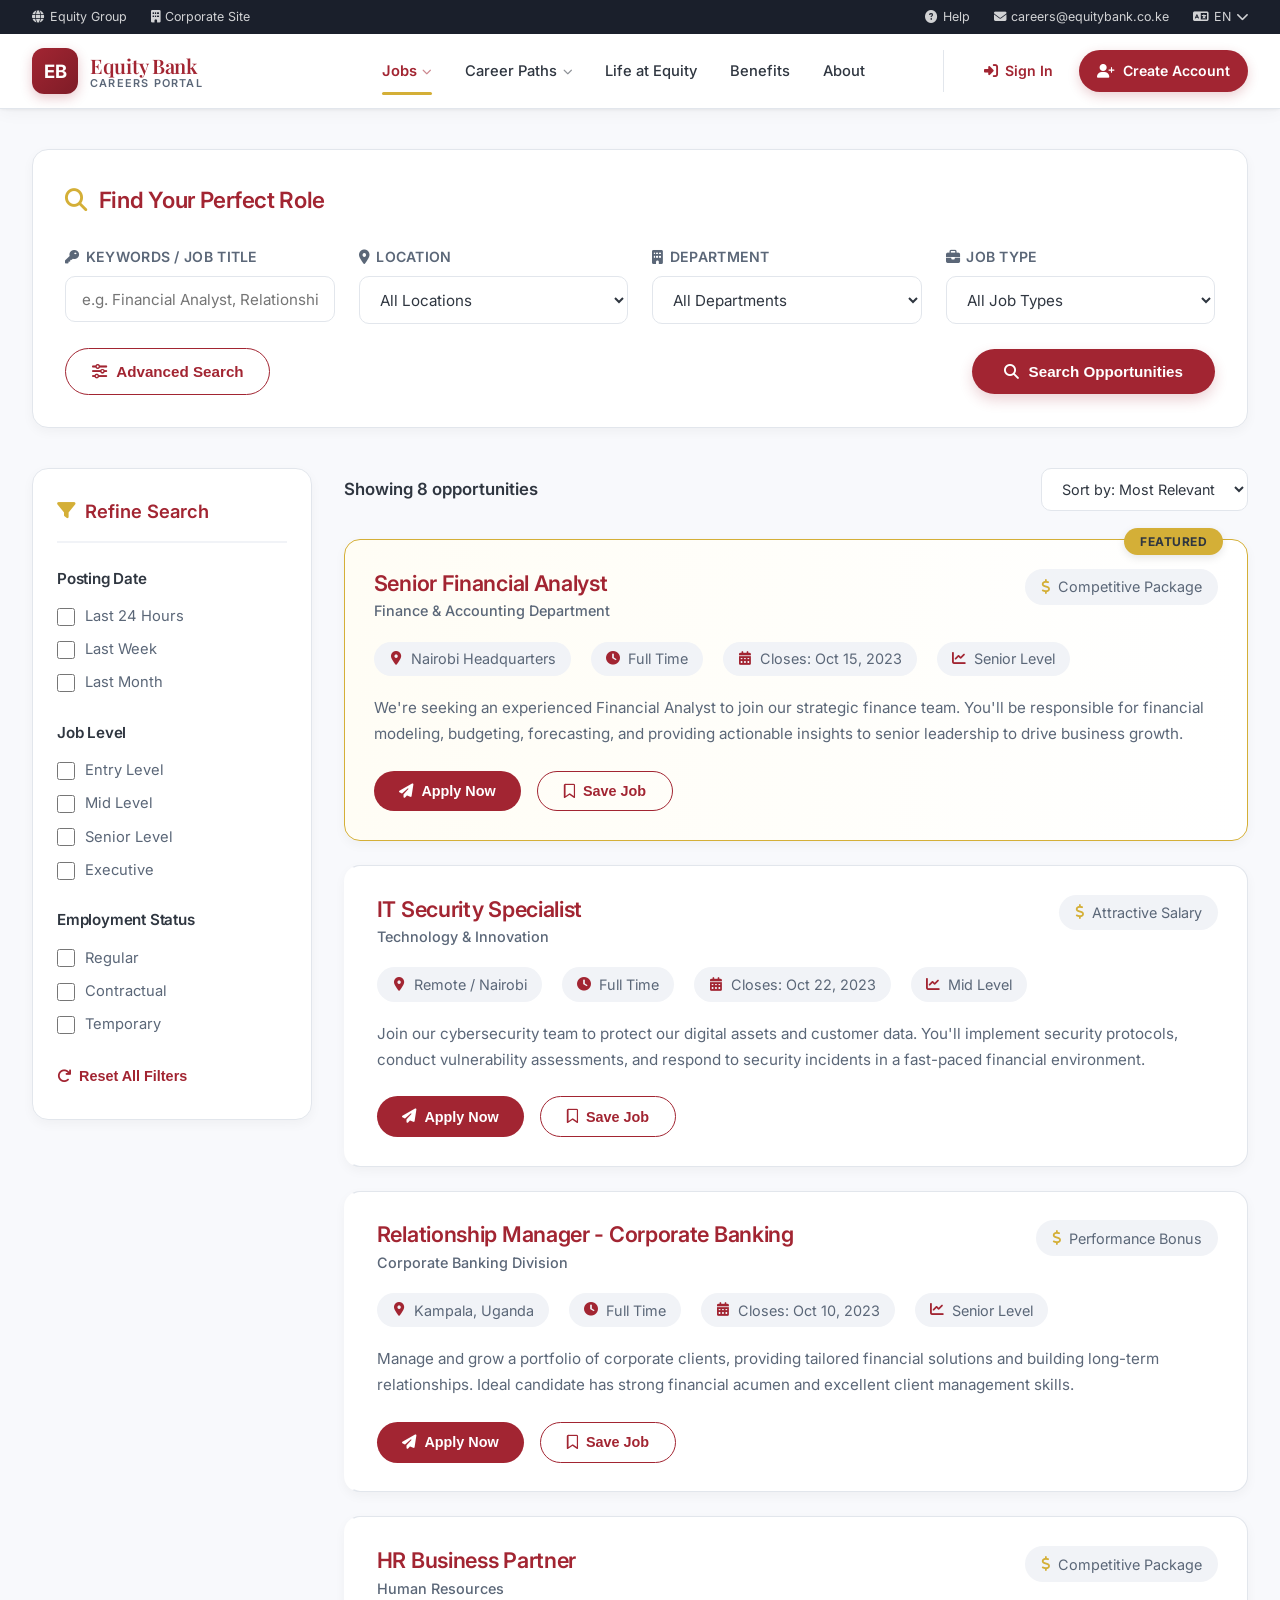
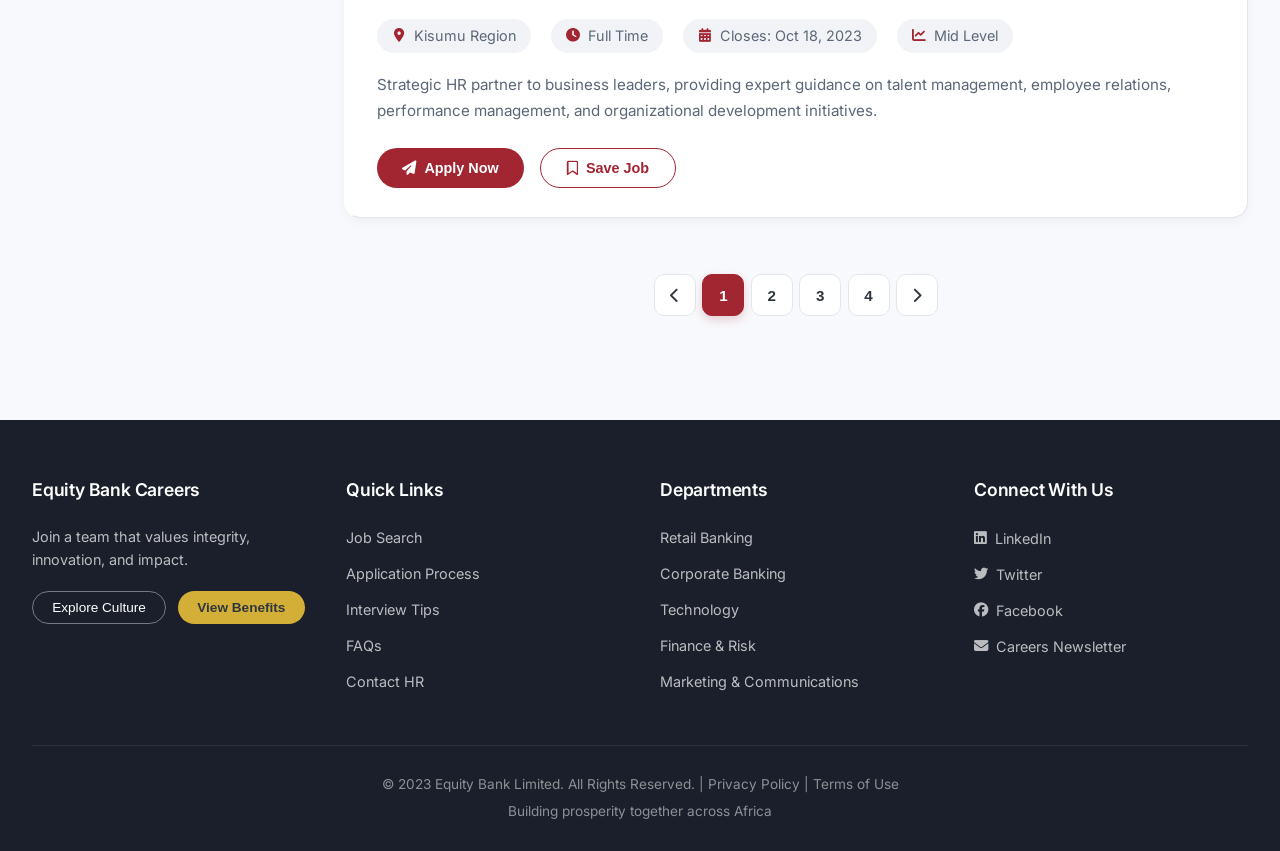
<file: index.html>
<!DOCTYPE html>
<html lang="en">
<head>
  <meta charset="UTF-8">
  <meta name="viewport" content="width=device-width, initial-scale=1.0">
  <title>Equity Bank Careers | Professional Job Portal</title>
  <link rel="stylesheet" href="https://cdnjs.cloudflare.com/ajax/libs/font-awesome/6.4.0/css/all.min.css">
  <link href="https://fonts.googleapis.com/css2?family=Inter:wght@300;400;500;600;700&family=Playfair+Display:wght@400;500;600&display=swap" rel="stylesheet">
  <style>
    /* ----- reset & base ----- */
    * {
      margin: 0;
      padding: 0;
      box-sizing: border-box;
    }

    :root {
      --primary: #a22532;
      --primary-dark: #7e1c27;
      --accent-gold: #d4af37;
      --light-bg: #f8f9fc;
      --white: #ffffff;
      --gray-100: #f1f3f7;
      --gray-200: #e2e6ec;
      --gray-300: #cbd0d9;
      --gray-600: #5b6778;
      --gray-800: #2f3640;
      --shadow-sm: 0 4px 12px rgba(0, 0, 0, 0.04);
      --shadow-md: 0 8px 24px rgba(0, 0, 0, 0.07);
      --radius-md: 10px;
      --radius-lg: 16px;
      --transition: all 0.25s ease;
    }

    body {
      font-family: 'Inter', system-ui, -apple-system, sans-serif;
      background: var(--light-bg);
      color: var(--gray-800);
      line-height: 1.6;
      -webkit-font-smoothing: antialiased;
    }


    
    /* ----- header / nav ----- */
    /* ==================== PROFESSIONAL NAVBAR ==================== */
.site-header {
  position: sticky;
  top: 0;
  z-index: 1000;
  background: var(--white);
  box-shadow: 0 1px 3px rgba(0,0,0,0.06), 0 4px 16px rgba(0,0,0,0.04);
}

/* --- utility bar --- */
.utility-bar {
  background: #1a1f2b;
  color: rgba(255,255,255,0.85);
  font-size: 0.78rem;
}
.utility-inner {
  max-width: 1440px;
  margin: 0 auto;
  padding: 0.45rem 2rem;
  display: flex;
  justify-content: space-between;
  align-items: center;
  gap: 1rem;
}
.utility-left, .utility-right { display: flex; gap: 1.5rem; align-items: center; }
.utility-bar a {
  color: rgba(255,255,255,0.8);
  text-decoration: none;
  display: inline-flex;
  align-items: center;
  gap: 0.35rem;
  transition: color 0.2s ease;
}
.utility-bar a:hover { color: var(--accent-gold); }
.lang-select { gap: 0.3rem !important; }

/* --- main nav bar --- */
.nav-bar { border-bottom: 1px solid var(--gray-200); }
.nav-inner {
  max-width: 1440px;
  margin: 0 auto;
  padding: 0 2rem;
  height: 74px;
  display: flex;
  align-items: center;
  gap: 2.5rem;
}

/* brand */
.brand {
  display: flex;
  align-items: center;
  gap: 0.75rem;
  text-decoration: none;
  flex-shrink: 0;
}
.brand-mark {
  width: 46px;
  height: 46px;
  background: linear-gradient(135deg, var(--primary), var(--primary-dark));
  color: #fff;
  border-radius: 12px;
  display: grid;
  place-items: center;
  font-weight: 700;
  font-size: 1.15rem;
  letter-spacing: -0.5px;
  box-shadow: 0 4px 12px rgba(162,37,50,0.25);
}
.brand-text { display: flex; flex-direction: column; line-height: 1.15; }
.brand-name {
  font-family: 'Playfair Display', serif;
  font-size: 1.25rem;
  font-weight: 600;
  color: var(--primary);
  letter-spacing: -0.3px;
}
.brand-sub {
  font-size: 0.68rem;
  font-weight: 600;
  color: var(--gray-600);
  text-transform: uppercase;
  letter-spacing: 1.2px;
}

/* desktop nav */
.primary-nav { margin-left: auto; }
.nav-list {
  display: flex;
  list-style: none;
  gap: 0.25rem;
  align-items: center;
}
.nav-item { position: relative; }
.nav-link {
  display: inline-flex;
  align-items: center;
  gap: 0.35rem;
  padding: 0.65rem 0.9rem;
  color: var(--gray-800);
  text-decoration: none;
  font-size: 0.92rem;
  font-weight: 500;
  border-radius: 8px;
  transition: var(--transition);
  white-space: nowrap;
}
.nav-link:hover { background: var(--gray-100); color: var(--primary); }
.nav-link.active { color: var(--primary); font-weight: 600; }
.nav-link.active::after {
  content: '';
  position: absolute;
  left: 0.9rem;
  right: 0.9rem;
  bottom: -1px;
  height: 2.5px;
  background: var(--accent-gold);
  border-radius: 2px;
}
.nav-caret { font-size: 0.6rem; opacity: 0.55; transition: transform 0.2s ease; }
.nav-item:hover .nav-caret { transform: rotate(180deg); }

/* dropdown */
.dropdown {
  position: absolute;
  top: calc(100% + 6px);
  left: 0;
  min-width: 240px;
  background: var(--white);
  border-radius: 12px;
  border: 1px solid var(--gray-200);
  box-shadow: 0 12px 32px rgba(0,0,0,0.1);
  padding: 0.5rem;
  list-style: none;
  opacity: 0;
  visibility: hidden;
  transform: translateY(6px);
  transition: all 0.2s ease;
}
.nav-item.has-dropdown:hover .dropdown,
.nav-item.has-dropdown:focus-within .dropdown {
  opacity: 1;
  visibility: visible;
  transform: translateY(0);
}
.dropdown a {
  display: flex;
  align-items: center;
  gap: 0.65rem;
  padding: 0.65rem 0.85rem;
  color: var(--gray-800);
  text-decoration: none;
  font-size: 0.88rem;
  font-weight: 500;
  border-radius: 8px;
  transition: var(--transition);
}
.dropdown a i { color: var(--primary); width: 16px; text-align: center; font-size: 0.85rem; }
.dropdown a:hover { background: #fdf2f3; color: var(--primary); }

/* auth actions */
.nav-actions {
  display: flex;
  align-items: center;
  gap: 0.6rem;
  margin-left: 1.5rem;
  padding-left: 1.5rem;
  border-left: 1px solid var(--gray-200);
}
.action-link {
  padding: 0.55rem 1rem;
  color: var(--primary);
  font-weight: 600;
  font-size: 0.88rem;
  text-decoration: none;
  border-radius: 8px;
  display: inline-flex;
  align-items: center;
  gap: 0.45rem;
  transition: var(--transition);
}
.action-link:hover { background: #fdf2f3; }
.action-cta {
  padding: 0.6rem 1.15rem;
  background: var(--primary);
  color: #fff;
  font-weight: 600;
  font-size: 0.88rem;
  text-decoration: none;
  border-radius: 40px;
  display: inline-flex;
  align-items: center;
  gap: 0.45rem;
  box-shadow: 0 4px 12px rgba(162,37,50,0.22);
  transition: var(--transition);
  white-space: nowrap;
}
.action-cta:hover {
  background: var(--primary-dark);
  transform: translateY(-1px);
  box-shadow: 0 6px 16px rgba(162,37,50,0.3);
}

/* mobile toggle */
.mobile-toggle {
  display: none;
  width: 42px;
  height: 42px;
  background: transparent;
  border: 1px solid var(--gray-200);
  border-radius: 10px;
  cursor: pointer;
  flex-direction: column;
  justify-content: center;
  align-items: center;
  gap: 5px;
  margin-left: auto;
}
.mobile-toggle span {
  display: block;
  width: 20px;
  height: 2px;
  background: var(--gray-800);
  border-radius: 2px;
  transition: var(--transition);
}
.mobile-toggle.open span:nth-child(1) { transform: translateY(7px) rotate(45deg); }
.mobile-toggle.open span:nth-child(2) { opacity: 0; }
.mobile-toggle.open span:nth-child(3) { transform: translateY(-7px) rotate(-45deg); }

/* mobile drawer */
.mobile-drawer {
  display: none;
  background: var(--white);
  border-top: 1px solid var(--gray-200);
  max-height: 0;
  overflow: hidden;
  transition: max-height 0.35s ease;
}
.mobile-drawer.open { max-height: 600px; }
.mobile-nav { list-style: none; padding: 1rem 1.5rem 1.5rem; }
.mobile-nav li { margin-bottom: 0.2rem; }
.mobile-nav a {
  display: flex;
  align-items: center;
  gap: 0.75rem;
  padding: 0.8rem 0.75rem;
  color: var(--gray-800);
  text-decoration: none;
  font-weight: 500;
  font-size: 0.95rem;
  border-radius: 10px;
  transition: var(--transition);
}
.mobile-nav a i { color: var(--primary); width: 18px; text-align: center; }
.mobile-nav a:hover { background: #fdf2f3; color: var(--primary); }
.mobile-divider {
  height: 1px;
  background: var(--gray-200);
  margin: 0.6rem 0;
}
.mobile-signin { color: var(--primary) !important; font-weight: 600 !important; }
.mobile-cta {
  background: var(--primary) !important;
  color: #fff !important;
  justify-content: center;
  margin-top: 0.4rem;
  box-shadow: 0 4px 12px rgba(162,37,50,0.2);
}
.mobile-cta i { color: #fff !important; }

/* responsive */
@media (max-width: 1100px) {
  .nav-inner { gap: 1.5rem; padding: 0 1.5rem; }
  .nav-link { padding: 0.55rem 0.7rem; font-size: 0.88rem; }
  .nav-actions { margin-left: 0.75rem; padding-left: 0.75rem; }
}
@media (max-width: 960px) {
  .primary-nav, .nav-actions { display: none; }
  .mobile-toggle { display: flex; }
  .mobile-drawer { display: block; }
  .nav-inner { height: 68px; padding: 0 1.25rem; }
  .utility-inner { padding: 0.4rem 1.25rem; }
  .utility-left a:last-child, .utility-right a:not(:first-child) { display: none; }
}
@media (max-width: 480px) {
  .utility-bar { display: none; }
  .nav-inner { height: 62px; padding: 0 1rem; }
  .brand-mark { width: 40px; height: 40px; font-size: 1rem; }
  .brand-name { font-size: 1.1rem; }
  .brand-sub { font-size: 0.6rem; }
}




    /* ----- hero banner ----- */
    .welcome-banner {
      background: linear-gradient(135deg, #a22532 0%, #7e1c27 100%);
      background-image: url('https://equitybank.taleo.net/careersection/theme/101/1579769691520/en/theme/images/Header-Banner.jpg');
      background-size: cover;
      background-position: center;
      position: relative;
      color: var(--white);
      text-align: center;
    }

    .welcome-banner::before {
      content: '';
      position: absolute;
      inset: 0;
      background: linear-gradient(90deg, rgba(162, 37, 50, 0.85), rgba(126, 28, 39, 0.7));
      z-index: 1;
    }

    .welcome-content {
      position: relative;
      z-index: 2;
      max-width: 800px;
      margin: 0 auto;
      padding: 4rem 2rem;
    }

    .welcome-content h1 {
      font-family: 'Playfair Display', serif;
      font-size: 2.8rem;
      font-weight: 600;
      line-height: 1.2;
      margin-bottom: 1rem;
      text-shadow: 0 2px 8px rgba(0, 0, 0, 0.2);
    }

    .welcome-content p {
      font-size: 1.15rem;
      opacity: 0.95;
      margin-bottom: 2rem;
      max-width: 640px;
      margin-left: auto;
      margin-right: auto;
    }

    .btn-hero {
      background: var(--accent-gold);
      color: var(--gray-800);
      border: none;
      padding: 0.9rem 2.2rem;
      border-radius: 40px;
      font-weight: 700;
      font-size: 1rem;
      cursor: pointer;
      transition: var(--transition);
      display: inline-flex;
      align-items: center;
      gap: 0.75rem;
      box-shadow: 0 8px 18px rgba(0, 0, 0, 0.15);
    }

    .btn-hero:hover {
      background: #c9a42e;
      transform: translateY(-2px);
      box-shadow: 0 12px 24px rgba(0, 0, 0, 0.2);
    }

    /* ----- main grid layout ----- */
    .main-container {
      max-width: 1440px;
      margin: 0 auto;
      padding: 2.5rem 2rem;
      display: grid;
      grid-template-columns: 280px 1fr;
      gap: 2rem;
      align-items: start;
    }

    /* search section spans full width */
    .search-section {
      grid-column: 1 / -1;
      background: var(--white);
      border-radius: var(--radius-lg);
      padding: 2rem;
      box-shadow: var(--shadow-sm);
      border: 1px solid var(--gray-200);
      margin-bottom: 0.5rem;
    }

    .search-title {
      font-size: 1.4rem;
      font-weight: 600;
      color: var(--primary);
      display: flex;
      align-items: center;
      gap: 0.75rem;
      margin-bottom: 1.75rem;
      letter-spacing: -0.3px;
    }

    .search-title i {
      color: var(--accent-gold);
    }

    .search-form {
      display: grid;
      grid-template-columns: repeat(auto-fit, minmax(220px, 1fr));
      gap: 1.5rem;
      margin-bottom: 1.5rem;
    }

    .form-group {
      display: flex;
      flex-direction: column;
    }

    .form-group label {
      font-size: 0.88rem;
      font-weight: 600;
      color: var(--gray-600);
      margin-bottom: 0.45rem;
      display: flex;
      align-items: center;
      gap: 0.4rem;
      text-transform: uppercase;
      letter-spacing: 0.3px;
    }

    .form-input,
    .form-select {
      padding: 0.8rem 1rem;
      border: 1.5px solid var(--gray-200);
      border-radius: var(--radius-md);
      font-family: 'Inter', sans-serif;
      font-size: 0.95rem;
      background: var(--white);
      transition: var(--transition);
      color: var(--gray-800);
      width: 100%;
    }

    .form-input:focus,
    .form-select:focus {
      outline: none;
      border-color: var(--primary);
      box-shadow: 0 0 0 4px rgba(162, 37, 50, 0.08);
    }

    .search-actions {
      display: flex;
      justify-content: space-between;
      align-items: center;
      flex-wrap: wrap;
      gap: 1rem;
      margin-top: 0.5rem;
    }

    .btn-primary {
      background: var(--primary);
      color: var(--white);
      border: none;
      padding: 0.9rem 2rem;
      border-radius: 40px;
      font-weight: 600;
      font-size: 0.95rem;
      cursor: pointer;
      transition: var(--transition);
      display: inline-flex;
      align-items: center;
      gap: 0.6rem;
      box-shadow: 0 6px 14px rgba(162, 37, 50, 0.2);
    }

    .btn-primary:hover {
      background: var(--primary-dark);
      transform: translateY(-1px);
      box-shadow: 0 10px 20px rgba(162, 37, 50, 0.25);
    }

    .btn-secondary {
      background: transparent;
      color: var(--primary);
      border: 1.5px solid var(--primary);
      padding: 0.85rem 1.6rem;
      border-radius: 40px;
      font-weight: 600;
      font-size: 0.95rem;
      cursor: pointer;
      transition: var(--transition);
      display: inline-flex;
      align-items: center;
      gap: 0.6rem;
    }

    .btn-secondary:hover {
      background: #fdf2f3;
      transform: translateY(-1px);
    }

    /* ----- filters sidebar ----- */
    .filters-sidebar {
      background: var(--white);
      border-radius: var(--radius-lg);
      padding: 1.75rem 1.5rem;
      box-shadow: var(--shadow-sm);
      border: 1px solid var(--gray-200);
      position: sticky;
      top: 100px;
    }

    .filter-title {
      font-size: 1.15rem;
      font-weight: 600;
      color: var(--primary);
      display: flex;
      align-items: center;
      gap: 0.65rem;
      margin-bottom: 1.5rem;
      padding-bottom: 0.9rem;
      border-bottom: 2px solid var(--gray-100);
    }

    .filter-title i {
      color: var(--accent-gold);
    }

    .filter-section {
      margin-bottom: 1.6rem;
    }

    .filter-section h3 {
      font-size: 0.95rem;
      font-weight: 600;
      color: var(--gray-800);
      margin-bottom: 0.9rem;
      letter-spacing: -0.2px;
    }

    .filter-options {
      display: flex;
      flex-direction: column;
      gap: 0.6rem;
    }

    .filter-option {
      display: flex;
      align-items: center;
      gap: 0.6rem;
    }

    .filter-option input[type="checkbox"] {
      width: 18px;
      height: 18px;
      accent-color: var(--primary);
      cursor: pointer;
      border-radius: 4px;
      flex-shrink: 0;
    }

    .filter-option label {
      font-size: 0.92rem;
      color: var(--gray-600);
      cursor: pointer;
      transition: var(--transition);
    }

    .filter-option label:hover {
      color: var(--primary);
    }

    .filter-reset {
      color: var(--primary);
      background: none;
      border: none;
      font-weight: 600;
      font-size: 0.9rem;
      cursor: pointer;
      margin-top: 0.5rem;
      display: flex;
      align-items: center;
      gap: 0.5rem;
      transition: var(--transition);
      padding: 0.4rem 0;
    }

    .filter-reset:hover {
      color: var(--primary-dark);
      gap: 0.8rem;
    }

    /* ----- job listings ----- */
    .job-listings {
      display: flex;
      flex-direction: column;
      gap: 1.5rem;
    }

    .results-header {
      display: flex;
      justify-content: space-between;
      align-items: center;
      flex-wrap: wrap;
      gap: 1rem;
      margin-bottom: 0.25rem;
    }

    .results-count {
      font-size: 1.05rem;
      font-weight: 600;
      color: var(--gray-800);
    }

    .sort-options select {
      padding: 0.7rem 1rem;
      border: 1.5px solid var(--gray-200);
      border-radius: var(--radius-md);
      font-family: 'Inter', sans-serif;
      font-size: 0.9rem;
      color: var(--gray-800);
      background: var(--white);
      cursor: pointer;
    }

    .job-card {
      background: var(--white);
      border-radius: var(--radius-lg);
      padding: 1.8rem;
      box-shadow: var(--shadow-sm);
      border: 1px solid var(--gray-200);
      transition: var(--transition);
      border-left: 4px solid transparent;
    }

    .job-card:hover {
      transform: translateY(-4px);
      box-shadow: var(--shadow-md);
      border-left-color: var(--accent-gold);
    }

    .job-card.featured {
      border: 1.5px solid var(--accent-gold);
      position: relative;
      background: linear-gradient(to right, #fffdf5, var(--white));
    }

    .featured-badge {
      position: absolute;
      top: -12px;
      right: 24px;
      background: var(--accent-gold);
      color: var(--gray-800);
      font-weight: 700;
      padding: 0.25rem 1rem;
      border-radius: 30px;
      font-size: 0.75rem;
      text-transform: uppercase;
      letter-spacing: 0.5px;
      box-shadow: 0 3px 8px rgba(0, 0, 0, 0.1);
    }

    .job-header {
      display: flex;
      justify-content: space-between;
      align-items: flex-start;
      gap: 1rem;
      margin-bottom: 1.2rem;
      flex-wrap: wrap;
    }

    .job-title {
      font-size: 1.35rem;
      font-weight: 600;
      color: var(--primary);
      line-height: 1.3;
      letter-spacing: -0.3px;
    }

    .job-department {
      color: var(--gray-600);
      font-size: 0.9rem;
      font-weight: 500;
      margin-top: 0.15rem;
    }

    .job-salary {
      display: flex;
      align-items: center;
      gap: 0.5rem;
      color: var(--gray-600);
      font-size: 0.9rem;
      background: var(--gray-100);
      padding: 0.4rem 1rem;
      border-radius: 40px;
      white-space: nowrap;
    }

    .job-salary i {
      color: var(--accent-gold);
    }

    .job-meta {
      display: flex;
      flex-wrap: wrap;
      gap: 1.25rem;
      margin-bottom: 1.2rem;
    }

    .job-meta-item {
      display: flex;
      align-items: center;
      gap: 0.45rem;
      color: var(--gray-600);
      font-size: 0.9rem;
      background: var(--gray-100);
      padding: 0.35rem 0.9rem;
      border-radius: 30px;
    }

    .job-meta-item i {
      color: var(--primary);
      width: 16px;
      text-align: center;
      font-size: 0.85rem;
    }

    .job-description {
      color: var(--gray-600);
      margin-bottom: 1.5rem;
      line-height: 1.7;
      font-size: 0.95rem;
    }

    .job-actions {
      display: flex;
      gap: 1rem;
      flex-wrap: wrap;
    }

    .btn-apply {
      background: var(--primary);
      color: var(--white);
      border: none;
      padding: 0.7rem 1.6rem;
      border-radius: 40px;
      font-weight: 600;
      font-size: 0.9rem;
      cursor: pointer;
      transition: var(--transition);
      display: inline-flex;
      align-items: center;
      gap: 0.5rem;
    }

    .btn-apply:hover {
      background: var(--primary-dark);
      transform: translateY(-1px);
    }

    .btn-save {
      background: transparent;
      color: var(--primary);
      border: 1.5px solid var(--primary);
      padding: 0.7rem 1.6rem;
      border-radius: 40px;
      font-weight: 600;
      font-size: 0.9rem;
      cursor: pointer;
      transition: var(--transition);
      display: inline-flex;
      align-items: center;
      gap: 0.5rem;
    }

    .btn-save:hover {
      background: #fdf2f3;
    }

    /* pagination */
    .pagination {
      display: flex;
      justify-content: center;
      margin-top: 2rem;
      gap: 0.4rem;
      flex-wrap: wrap;
    }

    .pagination-btn {
      width: 42px;
      height: 42px;
      display: flex;
      align-items: center;
      justify-content: center;
      border-radius: 10px;
      border: 1.5px solid var(--gray-200);
      background: var(--white);
      color: var(--gray-800);
      font-weight: 600;
      cursor: pointer;
      transition: var(--transition);
      font-size: 0.95rem;
    }

    .pagination-btn:hover:not(.active) {
      background: #fdf2f3;
      border-color: var(--primary);
      color: var(--primary);
    }

    .pagination-btn.active {
      background: var(--primary);
      color: var(--white);
      border-color: var(--primary);
      box-shadow: 0 4px 10px rgba(162, 37, 50, 0.2);
    }

    /* footer */
    .main-footer {
      background: #1a1f2b;
      color: var(--white);
      padding: 3.5rem 2rem 1.5rem;
      margin-top: 4rem;
    }

    .footer-container {
      max-width: 1440px;
      margin: 0 auto;
      display: grid;
      grid-template-columns: repeat(auto-fit, minmax(220px, 1fr));
      gap: 2.5rem;
    }

    .footer-section h3 {
      font-size: 1.1rem;
      font-weight: 600;
      margin-bottom: 1.3rem;
      color: var(--white);
      letter-spacing: -0.2px;
    }

    .footer-section p {
      opacity: 0.7;
      font-size: 0.9rem;
      margin-bottom: 1.25rem;
    }

    .footer-section ul {
      list-style: none;
    }

    .footer-section ul li {
      margin-bottom: 0.65rem;
    }

    .footer-section ul li a {
      color: rgba(255, 255, 255, 0.7);
      text-decoration: none;
      font-size: 0.9rem;
      transition: var(--transition);
      display: inline-flex;
      align-items: center;
      gap: 0.5rem;
    }

    .footer-section ul li a:hover {
      color: var(--accent-gold);
      transform: translateX(4px);
    }

    .footer-buttons {
      display: flex;
      gap: 0.75rem;
      flex-wrap: wrap;
      margin-top: 0.5rem;
    }

    .btn-footer-outline {
      background: transparent;
      border: 1.5px solid rgba(255, 255, 255, 0.4);
      color: var(--white);
      padding: 0.5rem 1.2rem;
      border-radius: 40px;
      font-size: 0.85rem;
      font-weight: 500;
      cursor: pointer;
      transition: var(--transition);
    }

    .btn-footer-outline:hover {
      border-color: var(--accent-gold);
      color: var(--accent-gold);
    }

    .btn-footer-gold {
      background: var(--accent-gold);
      border: none;
      color: var(--gray-800);
      padding: 0.5rem 1.2rem;
      border-radius: 40px;
      font-size: 0.85rem;
      font-weight: 600;
      cursor: pointer;
      transition: var(--transition);
    }

    .btn-footer-gold:hover {
      background: #c9a42e;
      transform: translateY(-1px);
    }

    .footer-bottom {
      max-width: 1440px;
      margin: 2.5rem auto 0;
      padding-top: 1.75rem;
      border-top: 1px solid rgba(255, 255, 255, 0.08);
      text-align: center;
      color: rgba(255, 255, 255, 0.5);
      font-size: 0.85rem;
    }

    .footer-bottom p {
      margin-bottom: 0.3rem;
    }

    /* ----- responsive breakpoints ----- */
    @media (max-width: 1100px) {
      .main-container {
        grid-template-columns: 1fr;
        gap: 1.5rem;
      }

      .filters-sidebar {
        position: static;
        display: grid;
        grid-template-columns: repeat(auto-fit, minmax(200px, 1fr));
        gap: 1.5rem;
        align-items: start;
      }

      .filter-title {
        grid-column: 1 / -1;
        margin-bottom: 0.5rem;
      }

      .filter-reset {
        grid-column: 1 / -1;
        margin-top: 0;
      }
    }

    @media (max-width: 900px) {
      .header-container {
        flex-direction: column;
        align-items: stretch;
        padding: 1rem 1.5rem;
      }

      .logo-section {
        justify-content: center;
      }

      .main-nav ul {
        justify-content: center;
        gap: 1.2rem;
      }

      .auth-buttons {
        justify-content: center;
      }

      .welcome-content h1 {
        font-size: 2.2rem;
      }
    }

    @media (max-width: 640px) {
      .header-container {
        padding: 0.75rem 1rem;
      }

      .main-nav ul {
        gap: 0.9rem;
      }

      .main-nav a {
        font-size: 0.85rem;
        white-space: normal;
      }

      .btn-signin,
      .btn-register {
        padding: 0.55rem 1.1rem;
        font-size: 0.85rem;
      }

      .welcome-content {
        padding: 2.5rem 1.25rem;
      }

      .welcome-content h1 {
        font-size: 1.8rem;
      }

      .welcome-content p {
        font-size: 1rem;
      }

      .main-container {
        padding: 1.5rem 1rem;
      }

      .search-section {
        padding: 1.5rem;
      }

      .search-actions {
        flex-direction: column-reverse;
        align-items: stretch;
      }

      .btn-primary,
      .btn-secondary {
        justify-content: center;
        width: 100%;
      }

      .filters-sidebar {
        grid-template-columns: 1fr;
      }

      .job-card {
        padding: 1.4rem;
      }

      .job-header {
        flex-direction: column;
      }

      .job-salary {
        align-self: flex-start;
      }

      .job-actions {
        flex-direction: column;
      }

      .btn-apply,
      .btn-save {
        justify-content: center;
      }

      .featured-badge {
        right: 16px;
        font-size: 0.7rem;
        padding: 0.2rem 0.8rem;
      }

      .main-footer {
        padding: 2.5rem 1.25rem 1.25rem;
      }

      .footer-container {
        grid-template-columns: 1fr;
        gap: 2rem;
      }
    }

    @media (max-width: 400px) {
      .bank-name {
        font-size: 1.4rem;
      }

      .logo-mark {
        width: 44px;
        height: 44px;
        font-size: 1.2rem;
      }

      .job-title {
        font-size: 1.15rem;
      }

      .job-meta-item {
        font-size: 0.8rem;
        padding: 0.3rem 0.7rem;
      }
    }
  </style>
</head>
<body>

  <!-- Header -->
  <!-- ==================== NEW PROFESSIONAL NAVBAR ==================== -->
<header class="site-header">
  <!-- Top utility bar -->
  <div class="utility-bar">
    <div class="utility-inner">
      <div class="utility-left">
        <a href="#"><i class="fas fa-globe"></i> Equity Group</a>
        <a href="#"><i class="fas fa-building"></i> Corporate Site</a>
      </div>
      <div class="utility-right">
        <a href="#"><i class="fas fa-question-circle"></i> Help</a>
        <a href="#"><i class="fas fa-envelope"></i> careers@equitybank.co.ke</a>
        <a href="#" class="lang-select"><i class="fas fa-language"></i> EN <i class="fas fa-chevron-down"></i></a>
      </div>
    </div>
  </div>

  <!-- Main navigation -->
  <div class="nav-bar">
    <div class="nav-inner">
      <!-- Brand -->
      <a href="#" class="brand">
        <span class="brand-mark">EB</span>
        <span class="brand-text">
          <span class="brand-name">Equity Bank</span>
          <span class="brand-sub">Careers Portal</span>
        </span>
      </a>

      <!-- Desktop nav -->
      <nav class="primary-nav" aria-label="Primary">
        <ul class="nav-list">
          <li class="nav-item has-dropdown">
            <a href="#" class="nav-link active">Jobs <i class="fas fa-chevron-down nav-caret"></i></a>
            <ul class="dropdown">
              <li><a href="#"><i class="fas fa-search"></i> Job Search</a></li>
              <li><a href="#"><i class="fas fa-bookmark"></i> Saved Jobs</a></li>
              <li><a href="#"><i class="fas fa-paper-plane"></i> My Applications</a></li>
              <li><a href="#"><i class="fas fa-bell"></i> Job Alerts</a></li>
            </ul>
          </li>
          <li class="nav-item has-dropdown">
            <a href="#" class="nav-link">Career Paths <i class="fas fa-chevron-down nav-caret"></i></a>
            <ul class="dropdown">
              <li><a href="#"><i class="fas fa-chart-line"></i> Retail Banking</a></li>
              <li><a href="#"><i class="fas fa-briefcase"></i> Corporate Banking</a></li>
              <li><a href="#"><i class="fas fa-laptop-code"></i> Technology</a></li>
              <li><a href="#"><i class="fas fa-shield-alt"></i> Risk & Compliance</a></li>
            </ul>
          </li>
          <li class="nav-item"><a href="#" class="nav-link">Life at Equity</a></li>
          <li class="nav-item"><a href="#" class="nav-link">Benefits</a></li>
          <li class="nav-item"><a href="#" class="nav-link">About</a></li>
        </ul>
      </nav>

      <!-- Auth actions -->
      <div class="nav-actions">
        <a href="#" class="action-link"><i class="fas fa-sign-in-alt"></i> Sign In</a>
        <a href="#" class="action-cta"><i class="fas fa-user-plus"></i> Create Account</a>
      </div>

      <!-- Mobile toggle -->
      <button class="mobile-toggle" aria-label="Toggle menu" aria-expanded="false">
        <span></span><span></span><span></span>
      </button>
    </div>

    <!-- Mobile drawer -->
    <div class="mobile-drawer" id="mobileDrawer">
      <ul class="mobile-nav">
        <li><a href="#"><i class="fas fa-search"></i> Job Search</a></li>
        <li><a href="#"><i class="fas fa-bookmark"></i> Saved Jobs</a></li>
        <li><a href="#"><i class="fas fa-paper-plane"></i> My Applications</a></li>
        <li><a href="#"><i class="fas fa-bell"></i> Job Alerts</a></li>
        <li class="mobile-divider"></li>
        <li><a href="#"><i class="fas fa-chart-line"></i> Career Paths</a></li>
        <li><a href="#"><i class="fas fa-heart"></i> Life at Equity</a></li>
        <li><a href="#"><i class="fas fa-gift"></i> Benefits</a></li>
        <li><a href="#"><i class="fas fa-info-circle"></i> About</a></li>
        <li class="mobile-divider"></li>
        <li><a href="#" class="mobile-signin"><i class="fas fa-sign-in-alt"></i> Sign In</a></li>
        <li><a href="#" class="mobile-cta"><i class="fas fa-user-plus"></i> Create Account</a></li>
      </ul>
    </div>
  </div>
</header>

  <!-- Main Content -->
  <main class="main-container">
    <!-- Search Section -->
    <section class="search-section">
      <h2 class="search-title"><i class="fas fa-search"></i> Find Your Perfect Role</h2>

      <form class="search-form">
        <div class="form-group">
          <label for="keyword"><i class="fas fa-key"></i> Keywords / Job Title</label>
          <input type="text" id="keyword" class="form-input" placeholder="e.g. Financial Analyst, Relationship Manager">
        </div>

        <div class="form-group">
          <label for="location"><i class="fas fa-map-marker-alt"></i> Location</label>
          <select id="location" class="form-select">
            <option value="">All Locations</option>
            <option value="nairobi">Nairobi Headquarters</option>
            <option value="kisumu">Kisumu Region</option>
            <option value="mombasa">Mombasa Coastal</option>
            <option value="kampala">Kampala, Uganda</option>
            <option value="kigali">Kigali, Rwanda</option>
            <option value="remote">Remote Opportunities</option>
          </select>
        </div>

        <div class="form-group">
          <label for="department"><i class="fas fa-building"></i> Department</label>
          <select id="department" class="form-select">
            <option value="">All Departments</option>
            <option value="retail">Retail Banking</option>
            <option value="corporate">Corporate Banking</option>
            <option value="finance">Finance & Accounting</option>
            <option value="risk">Risk Management</option>
            <option value="technology">Technology & Innovation</option>
            <option value="hr">Human Resources</option>
          </select>
        </div>

        <div class="form-group">
          <label for="job-type"><i class="fas fa-briefcase"></i> Job Type</label>
          <select id="job-type" class="form-select">
            <option value="">All Job Types</option>
            <option value="full-time">Full Time</option>
            <option value="part-time">Part Time</option>
            <option value="contract">Contract</option>
            <option value="internship">Internship</option>
          </select>
        </div>
      </form>

      <div class="search-actions">
        <button class="btn-secondary"><i class="fas fa-sliders-h"></i> Advanced Search</button>
        <button class="btn-primary"><i class="fas fa-search"></i> Search Opportunities</button>
      </div>
    </section>

    <!-- Filters Sidebar -->
    <aside class="filters-sidebar">
      <h3 class="filter-title"><i class="fas fa-filter"></i> Refine Search</h3>

      <div class="filter-section">
        <h3>Posting Date</h3>
        <div class="filter-options">
          <div class="filter-option">
            <input type="checkbox" id="date-24h" name="date">
            <label for="date-24h">Last 24 Hours</label>
          </div>
          <div class="filter-option">
            <input type="checkbox" id="date-week" name="date">
            <label for="date-week">Last Week</label>
          </div>
          <div class="filter-option">
            <input type="checkbox" id="date-month" name="date">
            <label for="date-month">Last Month</label>
          </div>
        </div>
      </div>

      <div class="filter-section">
        <h3>Job Level</h3>
        <div class="filter-options">
          <div class="filter-option">
            <input type="checkbox" id="level-entry" name="level">
            <label for="level-entry">Entry Level</label>
          </div>
          <div class="filter-option">
            <input type="checkbox" id="level-mid" name="level">
            <label for="level-mid">Mid Level</label>
          </div>
          <div class="filter-option">
            <input type="checkbox" id="level-senior" name="level">
            <label for="level-senior">Senior Level</label>
          </div>
          <div class="filter-option">
            <input type="checkbox" id="level-exec" name="level">
            <label for="level-exec">Executive</label>
          </div>
        </div>
      </div>

      <div class="filter-section">
        <h3>Employment Status</h3>
        <div class="filter-options">
          <div class="filter-option">
            <input type="checkbox" id="status-regular" name="status">
            <label for="status-regular">Regular</label>
          </div>
          <div class="filter-option">
            <input type="checkbox" id="status-contract" name="status">
            <label for="status-contract">Contractual</label>
          </div>
          <div class="filter-option">
            <input type="checkbox" id="status-temp" name="status">
            <label for="status-temp">Temporary</label>
          </div>
        </div>
      </div>

      <button class="filter-reset"><i class="fas fa-redo"></i> Reset All Filters</button>
    </aside>

    <!-- Job Listings -->
    <section class="job-listings">
      <div class="results-header">
        <div class="results-count">Showing 8 opportunities</div>
        <div class="sort-options">
          <select>
            <option>Sort by: Most Relevant</option>
            <option>Sort by: Newest</option>
            <option>Sort by: Closing Date</option>
            <option>Sort by: Job Title</option>
          </select>
        </div>
      </div>

      <!-- Job Card 1 -->
      <article class="job-card featured">
        <div class="featured-badge">Featured</div>
        <div class="job-header">
          <div>
            <h3 class="job-title">Senior Financial Analyst</h3>
            <p class="job-department">Finance & Accounting Department</p>
          </div>
          <div class="job-salary">
            <i class="fas fa-dollar-sign"></i> Competitive Package
          </div>
        </div>

        <div class="job-meta">
          <div class="job-meta-item">
            <i class="fas fa-map-marker-alt"></i>
            <span>Nairobi Headquarters</span>
          </div>
          <div class="job-meta-item">
            <i class="fas fa-clock"></i>
            <span>Full Time</span>
          </div>
          <div class="job-meta-item">
            <i class="fas fa-calendar-alt"></i>
            <span>Closes: Oct 15, 2023</span>
          </div>
          <div class="job-meta-item">
            <i class="fas fa-chart-line"></i>
            <span>Senior Level</span>
          </div>
        </div>

        <p class="job-description">
          We're seeking an experienced Financial Analyst to join our strategic finance team. You'll be responsible for financial modeling, budgeting, forecasting, and providing actionable insights to senior leadership to drive business growth.
        </p>

        <div class="job-actions">
          <button class="btn-apply"><i class="fas fa-paper-plane"></i> Apply Now</button>
          <button class="btn-save"><i class="far fa-bookmark"></i> Save Job</button>
        </div>
      </article>

      <!-- Job Card 2 -->
      <article class="job-card">
        <div class="job-header">
          <div>
            <h3 class="job-title">IT Security Specialist</h3>
            <p class="job-department">Technology & Innovation</p>
          </div>
          <div class="job-salary">
            <i class="fas fa-dollar-sign"></i> Attractive Salary
          </div>
        </div>

        <div class="job-meta">
          <div class="job-meta-item">
            <i class="fas fa-map-marker-alt"></i>
            <span>Remote / Nairobi</span>
          </div>
          <div class="job-meta-item">
            <i class="fas fa-clock"></i>
            <span>Full Time</span>
          </div>
          <div class="job-meta-item">
            <i class="fas fa-calendar-alt"></i>
            <span>Closes: Oct 22, 2023</span>
          </div>
          <div class="job-meta-item">
            <i class="fas fa-chart-line"></i>
            <span>Mid Level</span>
          </div>
        </div>

        <p class="job-description">
          Join our cybersecurity team to protect our digital assets and customer data. You'll implement security protocols, conduct vulnerability assessments, and respond to security incidents in a fast-paced financial environment.
        </p>

        <div class="job-actions">
          <button class="btn-apply"><i class="fas fa-paper-plane"></i> Apply Now</button>
          <button class="btn-save"><i class="far fa-bookmark"></i> Save Job</button>
        </div>
      </article>

      <!-- Job Card 3 -->
      <article class="job-card">
        <div class="job-header">
          <div>
            <h3 class="job-title">Relationship Manager - Corporate Banking</h3>
            <p class="job-department">Corporate Banking Division</p>
          </div>
          <div class="job-salary">
            <i class="fas fa-dollar-sign"></i> Performance Bonus
          </div>
        </div>

        <div class="job-meta">
          <div class="job-meta-item">
            <i class="fas fa-map-marker-alt"></i>
            <span>Kampala, Uganda</span>
          </div>
          <div class="job-meta-item">
            <i class="fas fa-clock"></i>
            <span>Full Time</span>
          </div>
          <div class="job-meta-item">
            <i class="fas fa-calendar-alt"></i>
            <span>Closes: Oct 10, 2023</span>
          </div>
          <div class="job-meta-item">
            <i class="fas fa-chart-line"></i>
            <span>Senior Level</span>
          </div>
        </div>

        <p class="job-description">
          Manage and grow a portfolio of corporate clients, providing tailored financial solutions and building long-term relationships. Ideal candidate has strong financial acumen and excellent client management skills.
        </p>

        <div class="job-actions">
          <button class="btn-apply"><i class="fas fa-paper-plane"></i> Apply Now</button>
          <button class="btn-save"><i class="far fa-bookmark"></i> Save Job</button>
        </div>
      </article>

      <!-- Job Card 4 -->
      <article class="job-card">
        <div class="job-header">
          <div>
            <h3 class="job-title">HR Business Partner</h3>
            <p class="job-department">Human Resources</p>
          </div>
          <div class="job-salary">
            <i class="fas fa-dollar-sign"></i> Competitive Package
          </div>
        </div>

        <div class="job-meta">
          <div class="job-meta-item">
            <i class="fas fa-map-marker-alt"></i>
            <span>Kisumu Region</span>
          </div>
          <div class="job-meta-item">
            <i class="fas fa-clock"></i>
            <span>Full Time</span>
          </div>
          <div class="job-meta-item">
            <i class="fas fa-calendar-alt"></i>
            <span>Closes: Oct 18, 2023</span>
          </div>
          <div class="job-meta-item">
            <i class="fas fa-chart-line"></i>
            <span>Mid Level</span>
          </div>
        </div>

        <p class="job-description">
          Strategic HR partner to business leaders, providing expert guidance on talent management, employee relations, performance management, and organizational development initiatives.
        </p>

        <div class="job-actions">
          <button class="btn-apply"><i class="fas fa-paper-plane"></i> Apply Now</button>
          <button class="btn-save"><i class="far fa-bookmark"></i> Save Job</button>
        </div>
      </article>

      <!-- Pagination -->
      <div class="pagination">
        <button class="pagination-btn" aria-label="Previous page"><i class="fas fa-chevron-left"></i></button>
        <button class="pagination-btn active">1</button>
        <button class="pagination-btn">2</button>
        <button class="pagination-btn">3</button>
        <button class="pagination-btn">4</button>
        <button class="pagination-btn" aria-label="Next page"><i class="fas fa-chevron-right"></i></button>
      </div>
    </section>
  </main>

  <!-- Footer -->
  <footer class="main-footer">
    <div class="footer-container">
      <div class="footer-section">
        <h3>Equity Bank Careers</h3>
        <p>Join a team that values integrity, innovation, and impact.</p>
        <div class="footer-buttons">
          <button class="btn-footer-outline">Explore Culture</button>
          <button class="btn-footer-gold">View Benefits</button>
        </div>
      </div>

      <div class="footer-section">
        <h3>Quick Links</h3>
        <ul>
          <li><a href="#">Job Search</a></li>
          <li><a href="#">Application Process</a></li>
          <li><a href="#">Interview Tips</a></li>
          <li><a href="#">FAQs</a></li>
          <li><a href="#">Contact HR</a></li>
        </ul>
      </div>

      <div class="footer-section">
        <h3>Departments</h3>
        <ul>
          <li><a href="#">Retail Banking</a></li>
          <li><a href="#">Corporate Banking</a></li>
          <li><a href="#">Technology</a></li>
          <li><a href="#">Finance & Risk</a></li>
          <li><a href="#">Marketing & Communications</a></li>
        </ul>
      </div>

      <div class="footer-section">
        <h3>Connect With Us</h3>
        <ul>
          <li><a href="#"><i class="fab fa-linkedin"></i> LinkedIn</a></li>
          <li><a href="#"><i class="fab fa-twitter"></i> Twitter</a></li>
          <li><a href="#"><i class="fab fa-facebook"></i> Facebook</a></li>
          <li><a href="#"><i class="fas fa-envelope"></i> Careers Newsletter</a></li>
        </ul>
      </div>
    </div>

    <div class="footer-bottom">
      <p>© 2023 Equity Bank Limited. All Rights Reserved. | Privacy Policy | Terms of Use</p>
      <p>Building prosperity together across Africa</p>
    </div>
  </footer>

  <script>
    document.addEventListener('DOMContentLoaded', function () {
      // Apply buttons
      document.querySelectorAll('.btn-apply').forEach(button => {
        button.addEventListener('click', function () {
          const jobTitle = this.closest('.job-card').querySelector('.job-title').textContent;
          alert(`Starting application process for: ${jobTitle}`);
        });
      });

      // Save buttons
      document.querySelectorAll('.btn-save').forEach(button => {
        button.addEventListener('click', function () {
          const jobTitle = this.closest('.job-card').querySelector('.job-title').textContent;
          const icon = this.querySelector('i');

          if (icon.classList.contains('far')) {
            icon.classList.remove('far');
            icon.classList.add('fas');
            this.innerHTML = '<i class="fas fa-bookmark"></i> Saved';
            alert(`"${jobTitle}" has been saved to your jobpage.`);
          } else {
            icon.classList.remove('fas');
            icon.classList.add('far');
            this.innerHTML = '<i class="far fa-bookmark"></i> Save Job';
            alert(`"${jobTitle}" has been removed from your saved jobs.`);
          }
        });
      });

      // Search button
      const searchButton = document.querySelector('.btn-primary');
      if (searchButton) {
        searchButton.addEventListener('click', function (e) {
          e.preventDefault();
          const keyword = document.getElementById('keyword').value.trim();
          const location = document.getElementById('location').value;
          const department = document.getElementById('department').value;

          if (!keyword && !location && !department) {
            alert('Please enter at least one search criterion or use "Advanced Search" for more options.');
          } else {
            alert('Searching for opportunities... This would load results in a real implementation.');
          }
        });
      }

      // Reset filters
      const resetButton = document.querySelector('.filter-reset');
      if (resetButton) {
        resetButton.addEventListener('click', function () {
          document.querySelectorAll('.filter-options input[type="checkbox"]').forEach(checkbox => {
            checkbox.checked = false;
          });
          alert('All filters have been reset.');
        });
      }

      // Sign in / register
      document.querySelector('.btn-signin')?.addEventListener('click', function () {
        alert('Redirecting to secure sign in portal...');
      });

      document.querySelector('.btn-register')?.addEventListener('click', function () {
        alert('Redirecting to account creation page...');
      });

      // Advanced search
      document.querySelector('.btn-secondary')?.addEventListener('click', function () {
        alert('Opening advanced search panel with more filtering options...');
      });
    });

/* ----- mobile menu toggle ----- */
const mobileToggle = document.querySelector('.mobile-toggle');
const mobileDrawer = document.getElementById('mobileDrawer');

if (mobileToggle && mobileDrawer) {
  mobileToggle.addEventListener('click', () => {
    const isOpen = mobileDrawer.classList.toggle('open');
    mobileToggle.classList.toggle('open', isOpen);
    mobileToggle.setAttribute('aria-expanded', isOpen);
  });

  // close drawer when a link is clicked
  mobileDrawer.querySelectorAll('a').forEach(link => {
    link.addEventListener('click', () => {
      mobileDrawer.classList.remove('open');
      mobileToggle.classList.remove('open');
      mobileToggle.setAttribute('aria-expanded', 'false');
    });
  });
}

// close mobile drawer on resize to desktop
window.addEventListener('resize', () => {
  if (window.innerWidth > 960) {
    mobileDrawer?.classList.remove('open');
    mobileToggle?.classList.remove('open');
    mobileToggle?.setAttribute('aria-expanded', 'false');
  }
});
    
  </script>
</body>
</html>
</file>
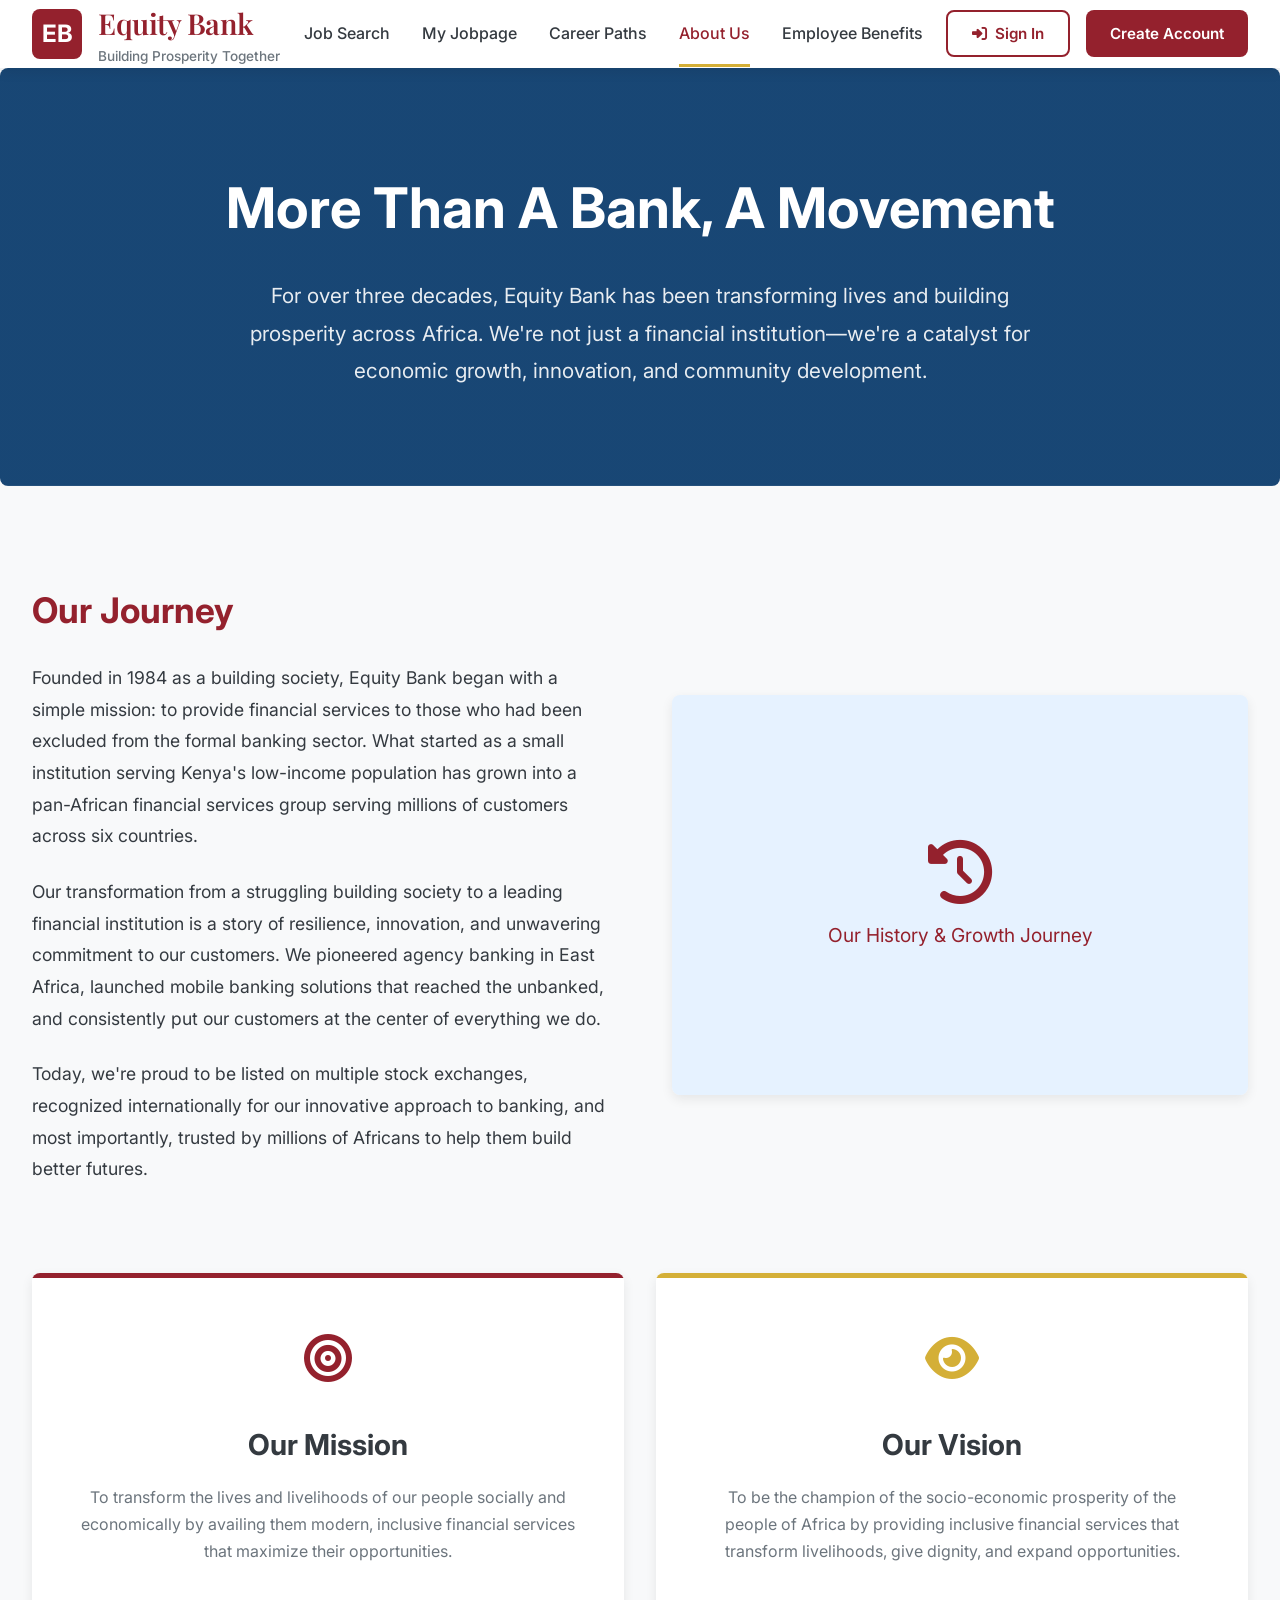
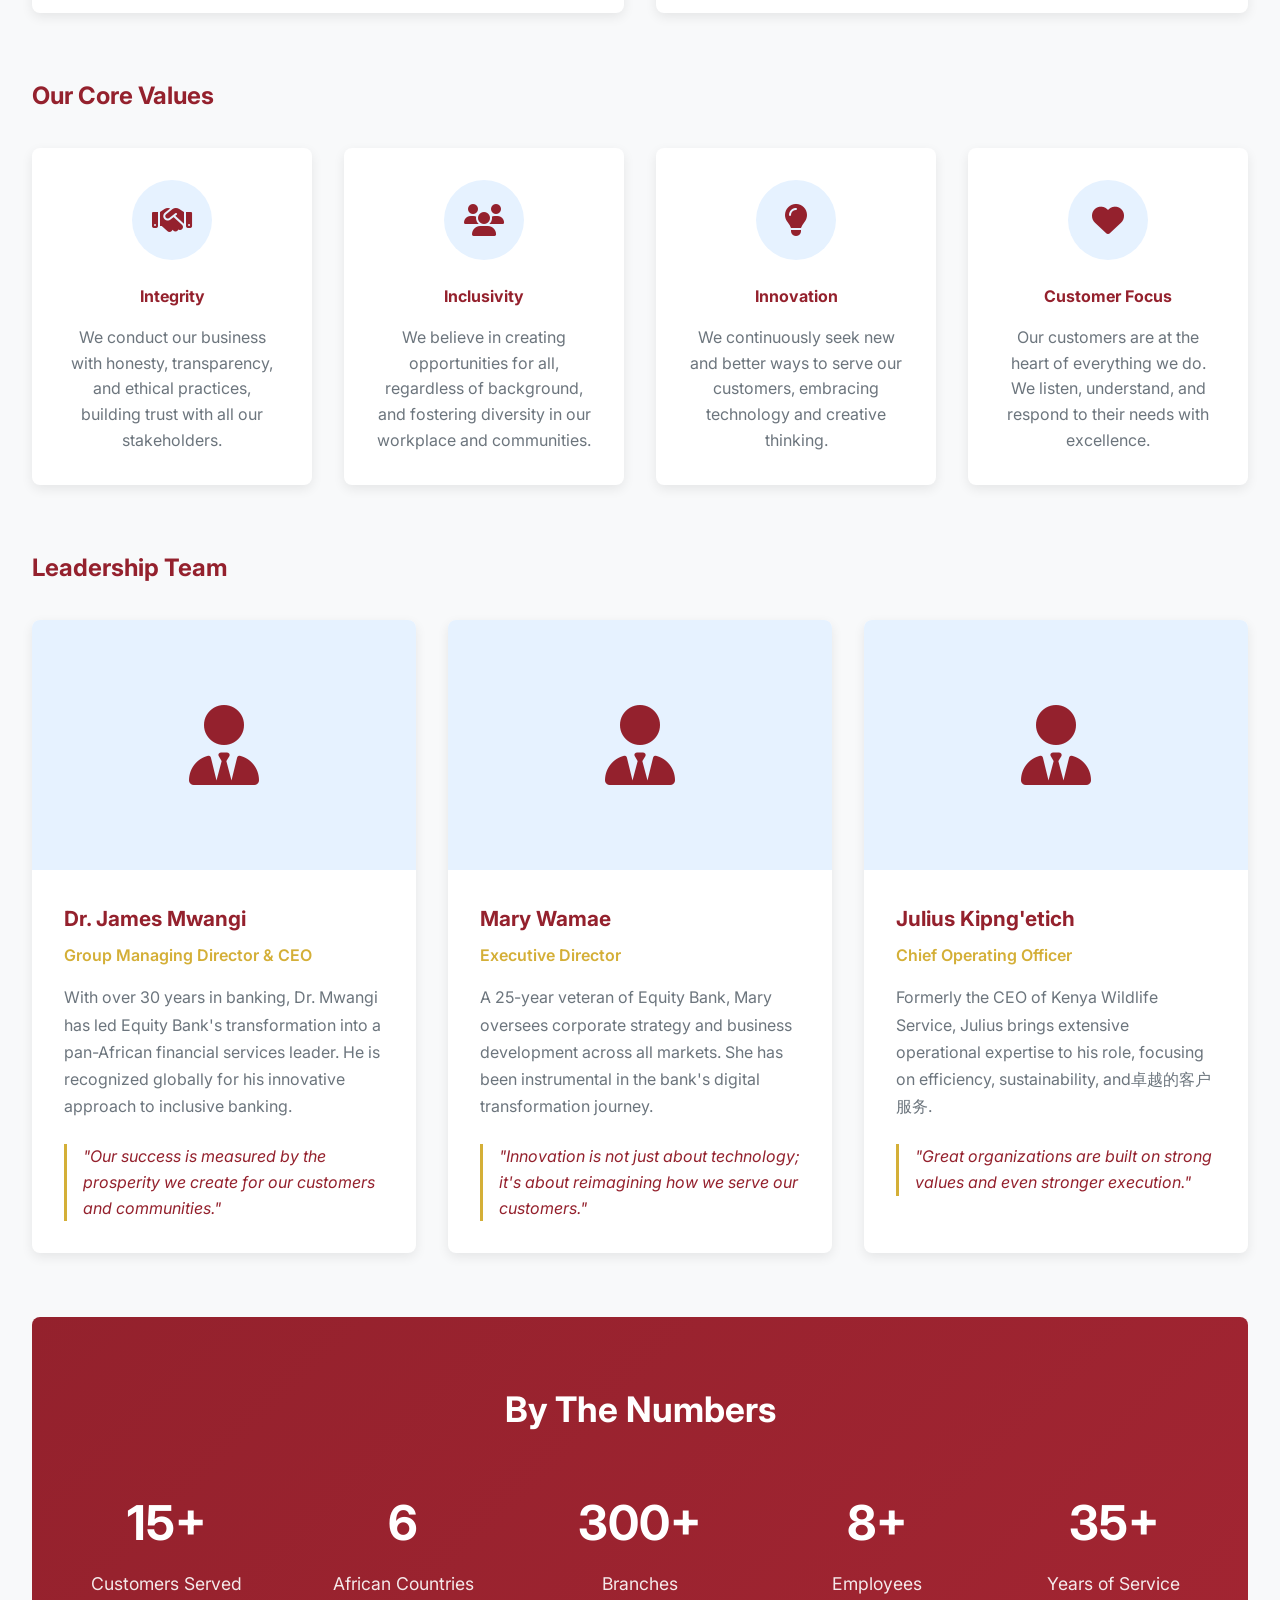
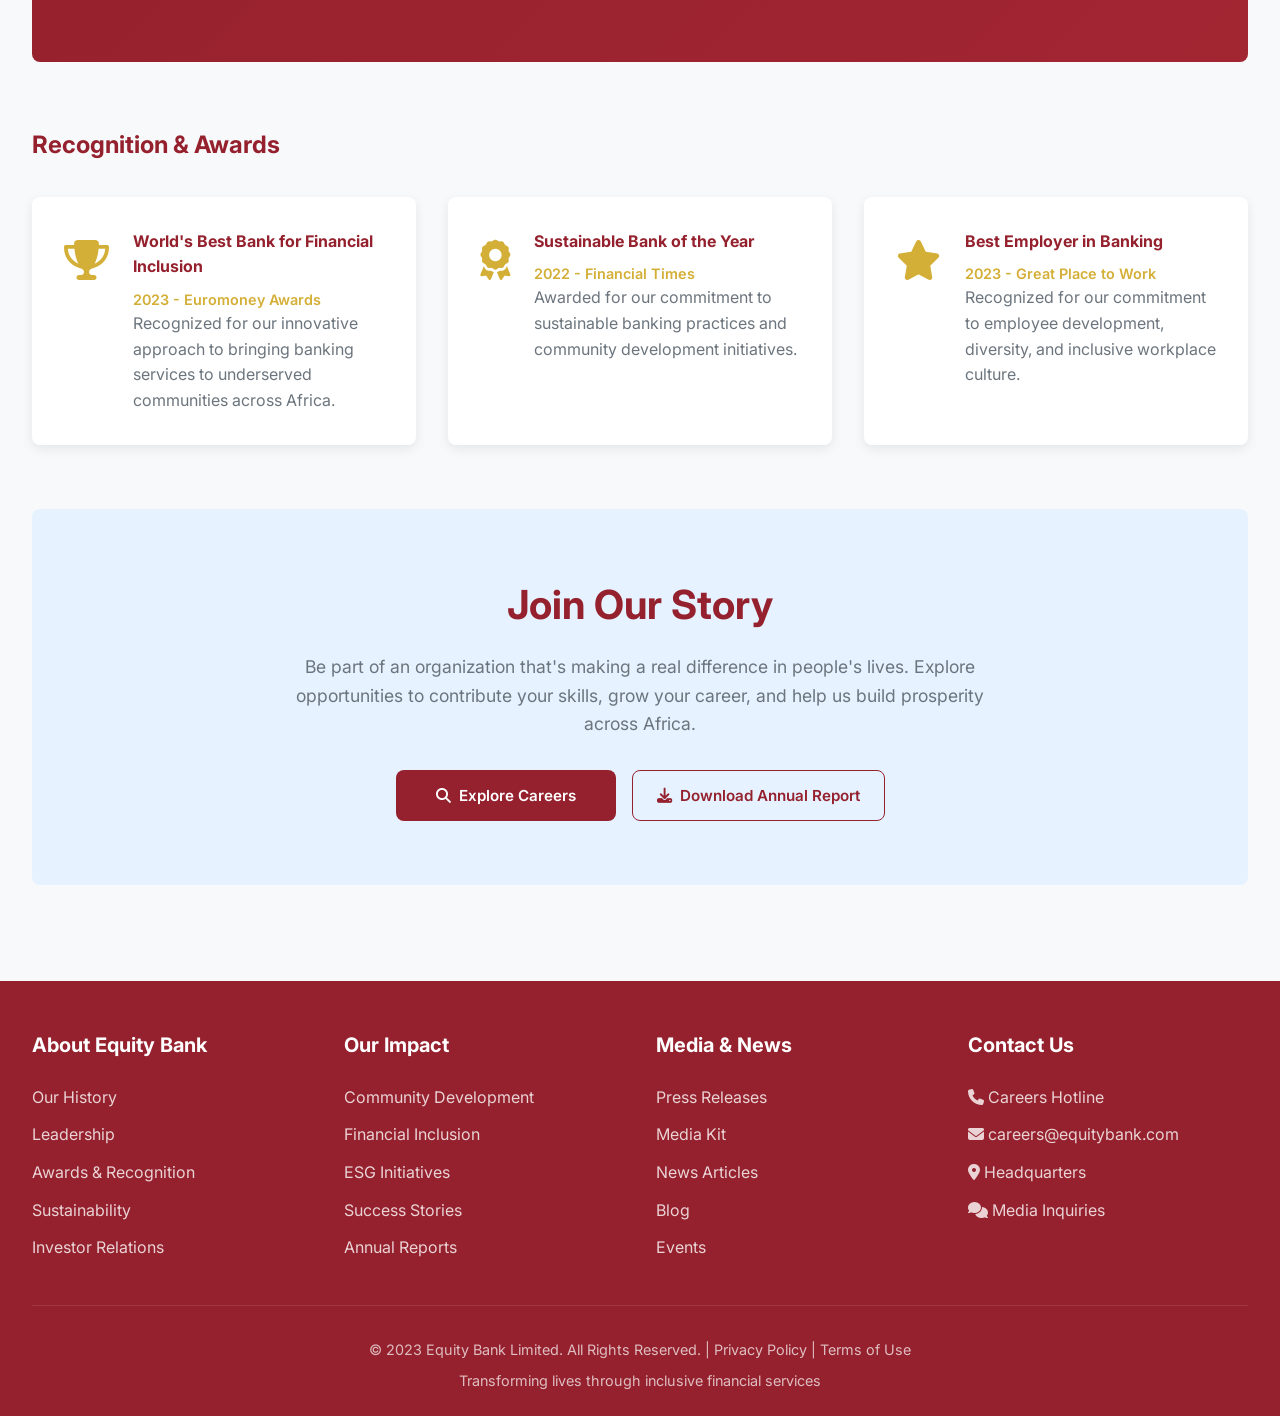
<file: about.html>
<!DOCTYPE html>
<html lang="en">

<head>
  <meta charset="UTF-8">
  <meta name="viewport" content="width=device-width, initial-scale=1.0">
  <title>About Us - Equity Bank Careers</title>
  <link rel="stylesheet" href="https://cdnjs.cloudflare.com/ajax/libs/font-awesome/6.4.0/css/all.min.css">
  <link
    href="https://fonts.googleapis.com/css2?family=Inter:wght@300;400;500;600;700&family=Playfair+Display:wght@400;500;600&display=swap"
    rel="stylesheet">
  <link rel="stylesheet" href="styles.css">
  <style>
    /* About Us Specific Styles */
    .about-container {
      max-width: 1400px;
      margin: 0 auto;
      padding: 2rem;
    }

    .about-hero {
      background: linear-gradient(rgba(0, 51, 102, 0.9), rgba(0, 51, 102, 0.9)), url('https://images.unsplash.com/photo-1554224155-6726b3ff858f?ixlib=rb-4.0.3&auto=format&fit=crop&w=1200&q=80');
      background-size: cover;
      background-position: center;
      color: white;
      padding: 6rem 2rem;
      text-align: center;
      border-radius: var(--eb-border-radius);
      margin-bottom: 4rem;
    }

    .about-hero h1 {
      font-size: 3.5rem;
      margin-bottom: 1.5rem;
      font-weight: 700;
    }

    .about-hero p {
      font-size: 1.3rem;
      max-width: 800px;
      margin: 0 auto;
      opacity: 0.9;
      line-height: 1.8;
    }

    .about-story {
      margin-bottom: 4rem;
    }

    .about-story-content {
      display: grid;
      grid-template-columns: 1fr 1fr;
      gap: 4rem;
      align-items: center;
    }

    .about-story-text h2 {
      color: var(--eb-primary-blue);
      margin-bottom: 1.5rem;
      font-size: 2.2rem;
    }

    .about-story-text p {
      color: var(--eb-dark-gray);
      line-height: 1.8;
      margin-bottom: 1.5rem;
      font-size: 1.1rem;
    }

    .about-story-image {
      border-radius: var(--eb-border-radius);
      overflow: hidden;
      box-shadow: var(--eb-shadow);
    }

    .about-story-image img {
      width: 100%;
      height: auto;
      display: block;
    }

    .about-mission-vision {
      display: grid;
      grid-template-columns: repeat(auto-fit, minmax(300px, 1fr));
      gap: 2rem;
      margin-bottom: 4rem;
    }

    .about-mission-card,
    .about-vision-card {
      background: white;
      padding: 3rem;
      border-radius: var(--eb-border-radius);
      box-shadow: var(--eb-shadow);
      text-align: center;
      position: relative;
      overflow: hidden;
    }

    .about-mission-card::before,
    .about-vision-card::before {
      content: '';
      position: absolute;
      top: 0;
      left: 0;
      right: 0;
      height: 5px;
    }

    .about-mission-card::before {
      background: var(--eb-primary-blue);
    }

    .about-vision-card::before {
      background: var(--eb-accent-gold);
    }

    .about-card-icon {
      font-size: 3rem;
      color: var(--eb-primary-blue);
      margin-bottom: 1.5rem;
    }

    .about-vision-card .about-card-icon {
      color: var(--eb-accent-gold);
    }

    .about-mission-card h3,
    .about-vision-card h3 {
      color: var(--eb-dark-gray);
      margin-bottom: 1rem;
      font-size: 1.8rem;
    }

    .about-mission-card p,
    .about-vision-card p {
      color: var(--eb-medium-gray);
      line-height: 1.7;
    }

    .about-values {
      margin-bottom: 4rem;
    }

    .about-values-grid {
      display: grid;
      grid-template-columns: repeat(auto-fit, minmax(250px, 1fr));
      gap: 2rem;
    }

    .about-value-card {
      background: white;
      padding: 2rem;
      border-radius: var(--eb-border-radius);
      box-shadow: var(--eb-shadow);
      text-align: center;
      transition: var(--eb-transition);
    }

    .about-value-card:hover {
      transform: translateY(-10px);
      box-shadow: 0 15px 30px rgba(0, 0, 0, 0.1);
    }

    .about-value-icon {
      width: 80px;
      height: 80px;
      background: var(--eb-light-blue);
      border-radius: 50%;
      display: flex;
      align-items: center;
      justify-content: center;
      margin: 0 auto 1.5rem;
      font-size: 2rem;
      color: var(--eb-primary-blue);
    }

    .about-value-card h4 {
      color: var(--eb-primary-blue);
      margin-bottom: 1rem;
    }

    .about-value-card p {
      color: var(--eb-medium-gray);
      line-height: 1.6;
    }

    .about-leadership {
      margin-bottom: 4rem;
    }

    .about-leadership-grid {
      display: grid;
      grid-template-columns: repeat(auto-fit, minmax(300px, 1fr));
      gap: 2rem;
    }

    .about-leader-card {
      background: white;
      border-radius: var(--eb-border-radius);
      overflow: hidden;
      box-shadow: var(--eb-shadow);
    }

    .about-leader-image {
      height: 250px;
      background: var(--eb-light-blue);
      display: flex;
      align-items: center;
      justify-content: center;
      font-size: 5rem;
      color: var(--eb-primary-blue);
    }

    .about-leader-content {
      padding: 2rem;
    }

    .about-leader-name {
      color: var(--eb-primary-blue);
      margin-bottom: 0.5rem;
      font-size: 1.3rem;
    }

    .about-leader-title {
      color: var(--eb-accent-gold);
      font-weight: 600;
      margin-bottom: 1rem;
    }

    .about-leader-bio {
      color: var(--eb-medium-gray);
      line-height: 1.7;
      margin-bottom: 1.5rem;
    }

    .about-leader-quote {
      font-style: italic;
      color: var(--eb-primary-blue);
      border-left: 3px solid var(--eb-accent-gold);
      padding-left: 1rem;
      margin-top: 1rem;
    }

    .about-stats {
      background: linear-gradient(135deg, var(--eb-primary-blue) 0%, #a22532 100%);
      color: white;
      padding: 4rem 2rem;
      border-radius: var(--eb-border-radius);
      margin-bottom: 4rem;
    }

    .about-stats-grid {
      display: grid;
      grid-template-columns: repeat(auto-fit, minmax(200px, 1fr));
      gap: 2rem;
      text-align: center;
    }

    .about-stat-number {
      font-size: 3rem;
      font-weight: 700;
      margin-bottom: 0.5rem;
    }

    .about-stat-label {
      font-size: 1.1rem;
      opacity: 0.9;
    }

    .about-awards {
      margin-bottom: 4rem;
    }

    .about-awards-grid {
      display: grid;
      grid-template-columns: repeat(auto-fit, minmax(300px, 1fr));
      gap: 2rem;
    }

    .about-award-card {
      background: white;
      padding: 2rem;
      border-radius: var(--eb-border-radius);
      box-shadow: var(--eb-shadow);
      display: flex;
      align-items: flex-start;
      gap: 1.5rem;
    }

    .about-award-icon {
      font-size: 2.5rem;
      color: var(--eb-accent-gold);
    }

    .about-award-content h4 {
      color: var(--eb-primary-blue);
      margin-bottom: 0.5rem;
    }

    .about-award-content p {
      color: var(--eb-medium-gray);
      line-height: 1.6;
    }

    .about-award-year {
      color: var(--eb-accent-gold);
      font-weight: 600;
      font-size: 0.9rem;
    }

    .about-cta {
      text-align: center;
      padding: 4rem 2rem;
      background: var(--eb-light-blue);
      border-radius: var(--eb-border-radius);
    }

    .about-cta h2 {
      color: var(--eb-primary-blue);
      margin-bottom: 1rem;
      font-size: 2.5rem;
    }

    .about-cta p {
      color: var(--eb-medium-gray);
      max-width: 700px;
      margin: 0 auto 2rem;
      font-size: 1.1rem;
    }

    @media (max-width: 768px) {
      .about-story-content {
        grid-template-columns: 1fr;
        gap: 2rem;
      }

      .about-hero h1 {
        font-size: 2.5rem;
      }

      .about-hero p {
        font-size: 1.1rem;
      }
    }
  </style>
</head>

<body>
  <!-- Header -->
  <header class="eb-header">
    <div class="eb-header-container">
      <div class="eb-logo-section">
        <div class="eb-logo">
          <div
            style="background-color: var(--eb-primary-blue); color: white; width: 50px; height: 50px; display: flex; align-items: center; justify-content: center; border-radius: 8px; font-weight: bold; font-size: 1.5rem;">
            EB</div>
        </div>
        <div>
          <div class="eb-bank-name">Equity Bank</div>
          <div class="eb-bank-tagline">Building Prosperity Together</div>
        </div>
      </div>

      <nav class="eb-main-nav">
        <ul>
          <li><a href="index.html">Job Search</a></li>
          <li><a href="my-jobs.html">My Jobpage</a></li>
          <li><a href="career-paths.html">Career Paths</a></li>
          <li><a href="about.html" class="eb-active">About Us</a></li>
          <li><a href="benefits.html">Employee Benefits</a></li>
        </ul>
      </nav>

      <div class="eb-auth-buttons">
        <button class="eb-btn eb-btn-signin"><i class="fas fa-sign-in-alt"></i> Sign In</button>
        <button class="eb-btn eb-btn-register">Create Account</button>
      </div>
    </div>
  </header>

  <!-- Hero Section -->
  <section class="about-hero">
    <h1>More Than A Bank, A Movement</h1>
    <p>For over three decades, Equity Bank has been transforming lives and building prosperity across Africa. We're not
      just a financial institution—we're a catalyst for economic growth, innovation, and community development.</p>
  </section>

  <!-- Main Content -->
  <main class="about-container">
    <!-- Our Story -->
    <section class="about-story">
      <div class="about-story-content">
        <div class="about-story-text">
          <h2>Our Journey</h2>
          <p>Founded in 1984 as a building society, Equity Bank began with a simple mission: to provide financial
            services to those who had been excluded from the formal banking sector. What started as a small institution
            serving Kenya's low-income population has grown into a pan-African financial services group serving millions
            of customers across six countries.</p>
          <p>Our transformation from a struggling building society to a leading financial institution is a story of
            resilience, innovation, and unwavering commitment to our customers. We pioneered agency banking in East
            Africa, launched mobile banking solutions that reached the unbanked, and consistently put our customers at
            the center of everything we do.</p>
          <p>Today, we're proud to be listed on multiple stock exchanges, recognized internationally for our innovative
            approach to banking, and most importantly, trusted by millions of Africans to help them build better
            futures.</p>
        </div>
        <div class="about-story-image">
          <!-- Image placeholder -->
          <div
            style="background: var(--eb-light-blue); height: 400px; display: flex; align-items: center; justify-content: center; color: var(--eb-primary-blue); font-size: 1.2rem;">
            <div style="text-align: center;">
              <i class="fas fa-history" style="font-size: 4rem; margin-bottom: 1rem;"></i>
              <p>Our History & Growth Journey</p>
            </div>
          </div>
        </div>
      </div>
    </section>

    <!-- Mission & Vision -->
    <section class="about-mission-vision">
      <div class="about-mission-card">
        <div class="about-card-icon">
          <i class="fas fa-bullseye"></i>
        </div>
        <h3>Our Mission</h3>
        <p>To transform the lives and livelihoods of our people socially and economically by availing them modern,
          inclusive financial services that maximize their opportunities.</p>
      </div>

      <div class="about-vision-card">
        <div class="about-card-icon">
          <i class="fas fa-eye"></i>
        </div>
        <h3>Our Vision</h3>
        <p>To be the champion of the socio-economic prosperity of the people of Africa by providing inclusive financial
          services that transform livelihoods, give dignity, and expand opportunities.</p>
      </div>
    </section>

    <!-- Core Values -->
    <section class="about-values">
      <h2 class="eb-page-header"
        style="background: none; color: var(--eb-primary-blue); padding: 0; margin-bottom: 2rem; text-align: left;">Our
        Core Values</h2>

      <div class="about-values-grid">
        <div class="about-value-card">
          <div class="about-value-icon">
            <i class="fas fa-handshake"></i>
          </div>
          <h4>Integrity</h4>
          <p>We conduct our business with honesty, transparency, and ethical practices, building trust with all our
            stakeholders.</p>
        </div>

        <div class="about-value-card">
          <div class="about-value-icon">
            <i class="fas fa-users"></i>
          </div>
          <h4>Inclusivity</h4>
          <p>We believe in creating opportunities for all, regardless of background, and fostering diversity in our
            workplace and communities.</p>
        </div>

        <div class="about-value-card">
          <div class="about-value-icon">
            <i class="fas fa-lightbulb"></i>
          </div>
          <h4>Innovation</h4>
          <p>We continuously seek new and better ways to serve our customers, embracing technology and creative
            thinking.</p>
        </div>

        <div class="about-value-card">
          <div class="about-value-icon">
            <i class="fas fa-heart"></i>
          </div>
          <h4>Customer Focus</h4>
          <p>Our customers are at the heart of everything we do. We listen, understand, and respond to their needs with
            excellence.</p>
        </div>
      </div>
    </section>

    <!-- Leadership -->
    <section class="about-leadership">
      <h2 class="eb-page-header"
        style="background: none; color: var(--eb-primary-blue); padding: 0; margin-bottom: 2rem; text-align: left;">
        Leadership Team</h2>

      <div class="about-leadership-grid">
        <div class="about-leader-card">
          <div class="about-leader-image">
            <i class="fas fa-user-tie"></i>
          </div>
          <div class="about-leader-content">
            <h4 class="about-leader-name">Dr. James Mwangi</h4>
            <div class="about-leader-title">Group Managing Director & CEO</div>
            <p class="about-leader-bio">With over 30 years in banking, Dr. Mwangi has led Equity Bank's transformation
              into a pan-African financial services leader. He is recognized globally for his innovative approach to
              inclusive banking.</p>
            <div class="about-leader-quote">"Our success is measured by the prosperity we create for our customers and
              communities."</div>
          </div>
        </div>

        <div class="about-leader-card">
          <div class="about-leader-image">
            <i class="fas fa-user-tie"></i>
          </div>
          <div class="about-leader-content">
            <h4 class="about-leader-name">Mary Wamae</h4>
            <div class="about-leader-title">Executive Director</div>
            <p class="about-leader-bio">A 25-year veteran of Equity Bank, Mary oversees corporate strategy and business
              development across all markets. She has been instrumental in the bank's digital transformation journey.
            </p>
            <div class="about-leader-quote">"Innovation is not just about technology; it's about reimagining how we
              serve our customers."</div>
          </div>
        </div>

        <div class="about-leader-card">
          <div class="about-leader-image">
            <i class="fas fa-user-tie"></i>
          </div>
          <div class="about-leader-content">
            <h4 class="about-leader-name">Julius Kipng'etich</h4>
            <div class="about-leader-title">Chief Operating Officer</div>
            <p class="about-leader-bio">Formerly the CEO of Kenya Wildlife Service, Julius brings extensive operational
              expertise to his role, focusing on efficiency, sustainability, and卓越的客户服务.</p>
            <div class="about-leader-quote">"Great organizations are built on strong values and even stronger
              execution."</div>
          </div>
        </div>
      </div>
    </section>

    <!-- Stats -->
    <section class="about-stats">
      <h2 style="text-align: center; margin-bottom: 3rem; font-size: 2.2rem;">By The Numbers</h2>

      <div class="about-stats-grid">
        <div>
          <div class="about-stat-number">15M+</div>
          <div class="about-stat-label">Customers Served</div>
        </div>
        <div>
          <div class="about-stat-number">6</div>
          <div class="about-stat-label">African Countries</div>
        </div>
        <div>
          <div class="about-stat-number">300+</div>
          <div class="about-stat-label">Branches</div>
        </div>
        <div>
          <div class="about-stat-number">8,000+</div>
          <div class="about-stat-label">Employees</div>
        </div>
        <div>
          <div class="about-stat-number">35+</div>
          <div class="about-stat-label">Years of Service</div>
        </div>
      </div>
    </section>

    <!-- Awards -->
    <section class="about-awards">
      <h2 class="eb-page-header"
        style="background: none; color: var(--eb-primary-blue); padding: 0; margin-bottom: 2rem; text-align: left;">
        Recognition & Awards</h2>

      <div class="about-awards-grid">
        <div class="about-award-card">
          <div class="about-award-icon">
            <i class="fas fa-trophy"></i>
          </div>
          <div class="about-award-content">
            <h4>World's Best Bank for Financial Inclusion</h4>
            <div class="about-award-year">2023 - Euromoney Awards</div>
            <p>Recognized for our innovative approach to bringing banking services to underserved communities across
              Africa.</p>
          </div>
        </div>

        <div class="about-award-card">
          <div class="about-award-icon">
            <i class="fas fa-award"></i>
          </div>
          <div class="about-award-content">
            <h4>Sustainable Bank of the Year</h4>
            <div class="about-award-year">2022 - Financial Times</div>
            <p>Awarded for our commitment to sustainable banking practices and community development initiatives.</p>
          </div>
        </div>

        <div class="about-award-card">
          <div class="about-award-icon">
            <i class="fas fa-star"></i>
          </div>
          <div class="about-award-content">
            <h4>Best Employer in Banking</h4>
            <div class="about-award-year">2023 - Great Place to Work</div>
            <p>Recognized for our commitment to employee development, diversity, and inclusive workplace culture.</p>
          </div>
        </div>
      </div>
    </section>

    <!-- CTA -->
    <section class="about-cta">
      <h2>Join Our Story</h2>
      <p>Be part of an organization that's making a real difference in people's lives. Explore opportunities to
        contribute your skills, grow your career, and help us build prosperity across Africa.</p>
      <div style="display: flex; gap: 1rem; justify-content: center; flex-wrap: wrap;">
        <button class="eb-btn eb-btn-primary" style="padding: 1rem 2.5rem;"><i class="fas fa-search"></i> Explore
          Careers</button>
        <button class="eb-btn eb-btn-secondary"><i class="fas fa-download"></i> Download Annual Report</button>
      </div>
    </section>
  </main>

  <!-- Footer -->
  <footer class="eb-footer">
    <div class="eb-footer-container">
      <div class="eb-footer-section">
        <h3>About Equity Bank</h3>
        <ul>
          <li><a href="#">Our History</a></li>
          <li><a href="#">Leadership</a></li>
          <li><a href="#">Awards & Recognition</a></li>
          <li><a href="#">Sustainability</a></li>
          <li><a href="#">Investor Relations</a></li>
        </ul>
      </div>

      <div class="eb-footer-section">
        <h3>Our Impact</h3>
        <ul>
          <li><a href="#">Community Development</a></li>
          <li><a href="#">Financial Inclusion</a></li>
          <li><a href="#">ESG Initiatives</a></li>
          <li><a href="#">Success Stories</a></li>
          <li><a href="#">Annual Reports</a></li>
        </ul>
      </div>

      <div class="eb-footer-section">
        <h3>Media & News</h3>
        <ul>
          <li><a href="#">Press Releases</a></li>
          <li><a href="#">Media Kit</a></li>
          <li><a href="#">News Articles</a></li>
          <li><a href="#">Blog</a></li>
          <li><a href="#">Events</a></li>
        </ul>
      </div>

      <div class="eb-footer-section">
        <h3>Contact Us</h3>
        <ul>
          <li><a href="#"><i class="fas fa-phone"></i> Careers Hotline</a></li>
          <li><a href="#"><i class="fas fa-envelope"></i> careers@equitybank.com</a></li>
          <li><a href="#"><i class="fas fa-map-marker-alt"></i> Headquarters</a></li>
          <li><a href="#"><i class="fas fa-comments"></i> Media Inquiries</a></li>
        </ul>
      </div>
    </div>

    <div class="eb-footer-bottom">
      <p>© 2023 Equity Bank Limited. All Rights Reserved. | Privacy Policy | Terms of Use</p>
      <p style="margin-top: 0.5rem;">Transforming lives through inclusive financial services</p>
    </div>
  </footer>

  <script>
    document.addEventListener('DOMContentLoaded', function () {
      // Stats animation
      const stats = document.querySelectorAll('.about-stat-number');
      stats.forEach(stat => {
        const target = parseInt(stat.textContent);
        let current = 0;
        const increment = target / 50;
        const timer = setInterval(() => {
          current += increment;
          if (current >= target) {
            current = target;
            clearInterval(timer);
          }
          stat.textContent = Math.floor(current) + (stat.textContent.includes('+') ? '+' : '');
        }, 30);
      });

      // CTA buttons
      const ctaButtons = document.querySelectorAll('.about-cta button');
      ctaButtons[0].addEventListener('click', function () {
        window.location.href = 'index.html';
      });

      ctaButtons[1].addEventListener('click', function () {
        alert('Downloading Equity Bank Annual Report 2023...');
      });

      // Leader card interactions
      const leaderCards = document.querySelectorAll('.about-leader-card');
      leaderCards.forEach(card => {
        card.addEventListener('click', function () {
          const leaderName = this.querySelector('.about-leader-name').textContent;
          const leaderTitle = this.querySelector('.about-leader-title').textContent;
          alert(`Learn more about ${leaderName}, ${leaderTitle}`);
        });
      });
    });
  </script>
</body>

</html>
</file>
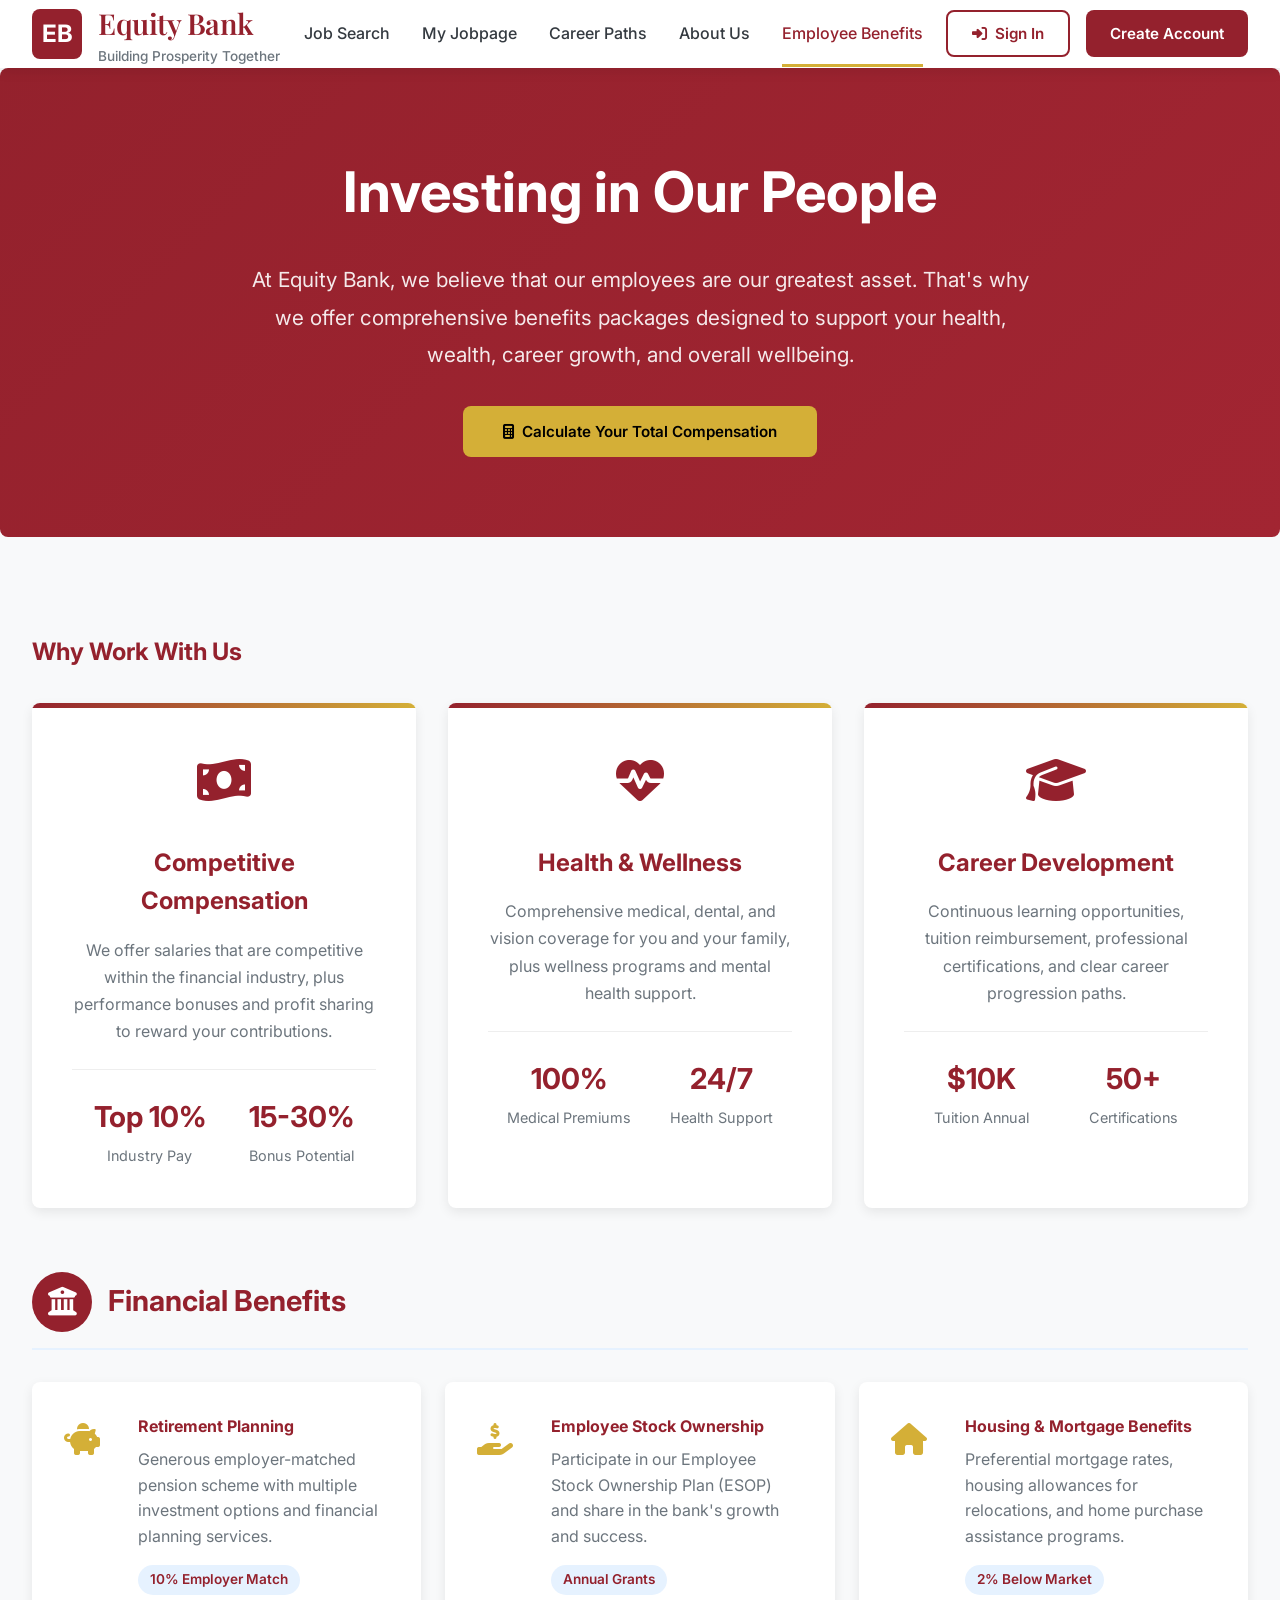
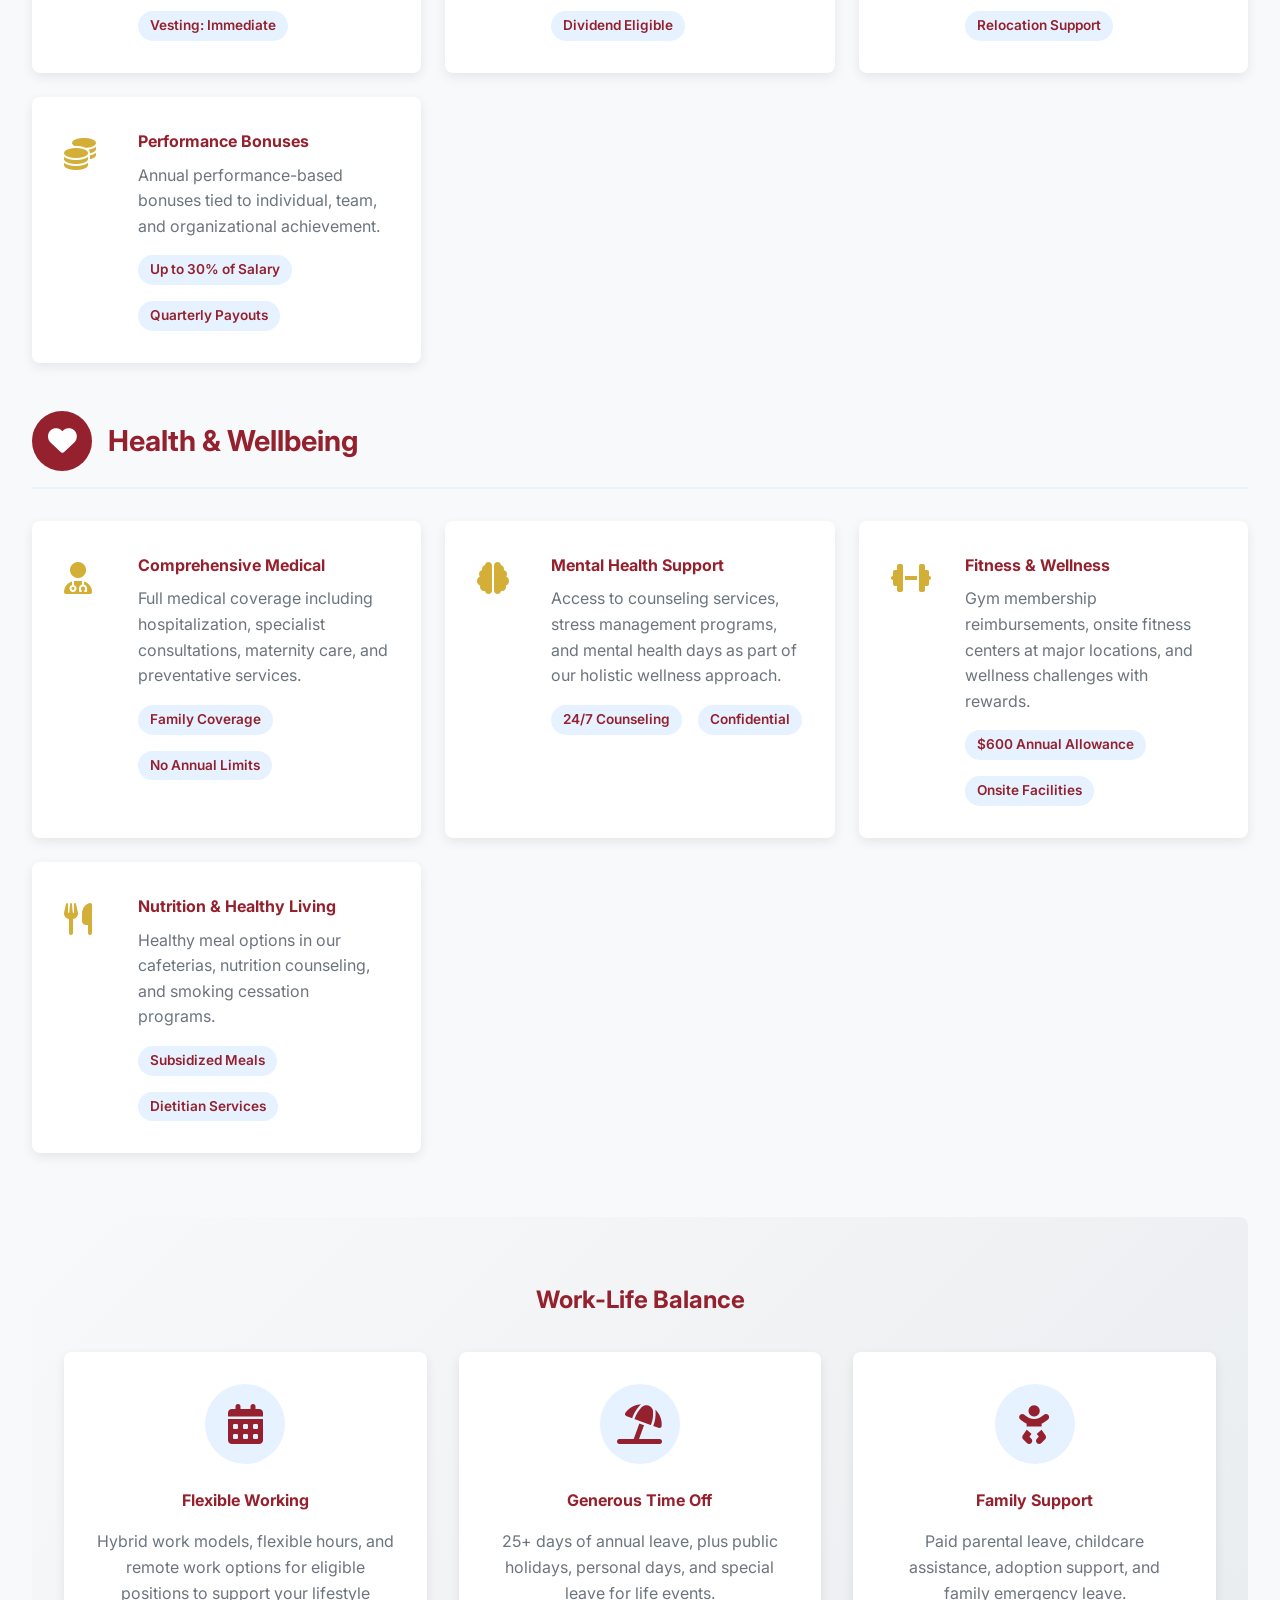
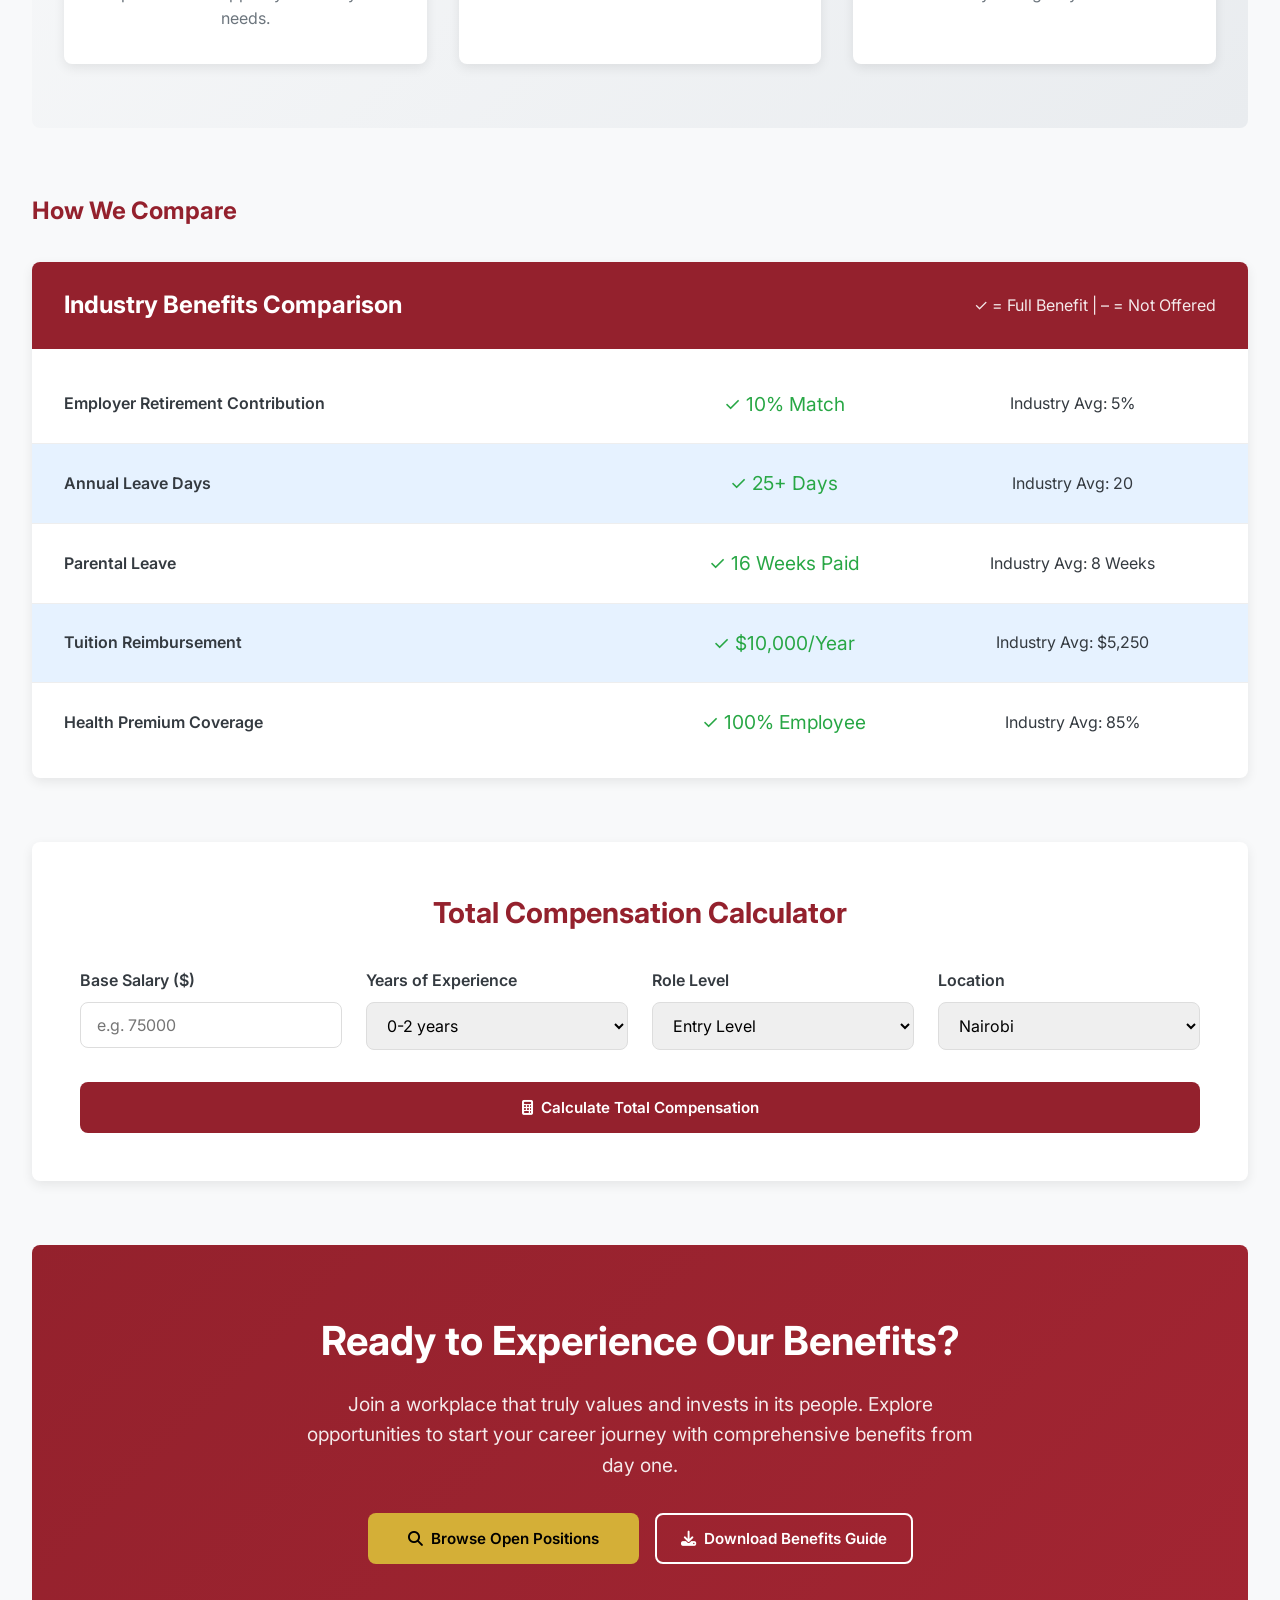
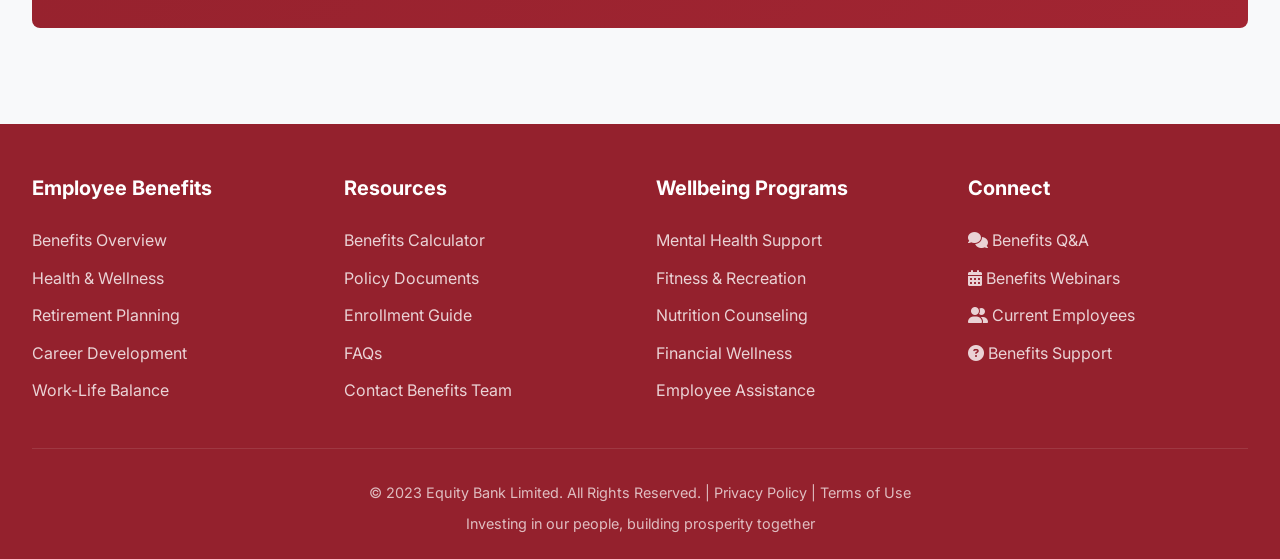
<file: benefits.html>
<!DOCTYPE html>
<html lang="en">

<head>
  <meta charset="UTF-8">
  <meta name="viewport" content="width=device-width, initial-scale=1.0">
  <title>Employee Benefits - Equity Bank Careers</title>
  <link rel="stylesheet" href="https://cdnjs.cloudflare.com/ajax/libs/font-awesome/6.4.0/css/all.min.css">
  <link
    href="https://fonts.googleapis.com/css2?family=Inter:wght@300;400;500;600;700&family=Playfair+Display:wght@400;500;600&display=swap"
    rel="stylesheet">
  <link rel="stylesheet" href="styles.css">
  <style>
    /* Benefits Specific Styles */
    .benefits-container {
      max-width: 1400px;
      margin: 0 auto;
      padding: 2rem;
    }

    .benefits-hero {
      background: linear-gradient(135deg, var(--eb-primary-blue) 0%, #a22532 100%);
      color: white;
      padding: 5rem 2rem;
      text-align: center;
      border-radius: var(--eb-border-radius);
      margin-bottom: 4rem;
      position: relative;
      overflow: hidden;
    }

    .benefits-hero::before {
      content: '';
      position: absolute;
      top: 0;
      left: 0;
      right: 0;
      bottom: 0;
      background: url('https://images.unsplash.com/photo-1552664730-d307ca884978?ixlib=rb-4.0.3&auto=format&fit=crop&w=1200&q=80');
      background-size: cover;
      opacity: 0.1;
    }

    .benefits-hero-content {
      position: relative;
      z-index: 1;
    }

    .benefits-hero h1 {
      font-size: 3.5rem;
      margin-bottom: 1.5rem;
      font-weight: 700;
    }

    .benefits-hero p {
      font-size: 1.3rem;
      max-width: 800px;
      margin: 0 auto;
      opacity: 0.9;
      line-height: 1.8;
    }

    .benefits-overview {
      margin-bottom: 4rem;
    }

    .benefits-overview-grid {
      display: grid;
      grid-template-columns: repeat(auto-fit, minmax(300px, 1fr));
      gap: 2rem;
    }

    .benefits-overview-card {
      background: white;
      padding: 2.5rem;
      border-radius: var(--eb-border-radius);
      box-shadow: var(--eb-shadow);
      text-align: center;
      transition: var(--eb-transition);
      position: relative;
      overflow: hidden;
    }

    .benefits-overview-card:hover {
      transform: translateY(-10px);
      box-shadow: 0 15px 30px rgba(0, 0, 0, 0.15);
    }

    .benefits-overview-card::before {
      content: '';
      position: absolute;
      top: 0;
      left: 0;
      right: 0;
      height: 5px;
      background: linear-gradient(90deg, var(--eb-primary-blue), var(--eb-accent-gold));
    }

    .benefits-card-icon {
      font-size: 3rem;
      color: var(--eb-primary-blue);
      margin-bottom: 1.5rem;
    }

    .benefits-overview-card h3 {
      color: var(--eb-primary-blue);
      margin-bottom: 1rem;
      font-size: 1.5rem;
    }

    .benefits-overview-card p {
      color: var(--eb-medium-gray);
      line-height: 1.7;
      margin-bottom: 1.5rem;
    }

    .benefits-card-stats {
      display: flex;
      justify-content: space-around;
      margin-top: 1.5rem;
      padding-top: 1.5rem;
      border-top: 1px solid #eee;
    }

    .benefits-stat {
      text-align: center;
    }

    .benefits-stat-number {
      font-size: 1.8rem;
      font-weight: 700;
      color: var(--eb-primary-blue);
      margin-bottom: 0.25rem;
    }

    .benefits-stat-label {
      font-size: 0.9rem;
      color: var(--eb-medium-gray);
    }

    .benefits-categories {
      margin-bottom: 4rem;
    }

    .benefits-category {
      margin-bottom: 3rem;
    }

    .benefits-category-header {
      display: flex;
      align-items: center;
      gap: 1rem;
      margin-bottom: 2rem;
      padding-bottom: 1rem;
      border-bottom: 2px solid var(--eb-light-blue);
    }

    .benefits-category-icon {
      width: 60px;
      height: 60px;
      background: var(--eb-primary-blue);
      border-radius: 50%;
      display: flex;
      align-items: center;
      justify-content: center;
      font-size: 1.8rem;
      color: white;
    }

    .benefits-category-title {
      color: var(--eb-primary-blue);
      font-size: 1.8rem;
    }

    .benefits-items-grid {
      display: grid;
      grid-template-columns: repeat(auto-fit, minmax(350px, 1fr));
      gap: 1.5rem;
    }

    .benefits-item {
      background: white;
      padding: 2rem;
      border-radius: var(--eb-border-radius);
      box-shadow: var(--eb-shadow);
      display: flex;
      align-items: flex-start;
      gap: 1.5rem;
      transition: var(--eb-transition);
    }

    .benefits-item:hover {
      transform: translateX(5px);
      box-shadow: 0 8px 20px rgba(0, 0, 0, 0.1);
    }

    .benefits-item-icon {
      font-size: 2rem;
      color: var(--eb-accent-gold);
      min-width: 50px;
    }

    .benefits-item-content h4 {
      color: var(--eb-primary-blue);
      margin-bottom: 0.5rem;
    }

    .benefits-item-content p {
      color: var(--eb-medium-gray);
      line-height: 1.6;
      margin-bottom: 1rem;
    }

    .benefits-item-details {
      display: flex;
      gap: 1rem;
      flex-wrap: wrap;
    }

    .benefits-detail-tag {
      background: var(--eb-light-blue);
      color: var(--eb-primary-blue);
      padding: 0.25rem 0.75rem;
      border-radius: 20px;
      font-size: 0.85rem;
      font-weight: 600;
    }

    .benefits-wellbeing {
      background: linear-gradient(135deg, #f8f9fa 0%, #e9ecef 100%);
      padding: 4rem 2rem;
      border-radius: var(--eb-border-radius);
      margin-bottom: 4rem;
    }

    .benefits-wellbeing-grid {
      display: grid;
      grid-template-columns: repeat(auto-fit, minmax(300px, 1fr));
      gap: 2rem;
    }

    .benefits-wellbeing-card {
      background: white;
      padding: 2rem;
      border-radius: var(--eb-border-radius);
      box-shadow: var(--eb-shadow);
      text-align: center;
    }

    .benefits-wellbeing-icon {
      width: 80px;
      height: 80px;
      background: var(--eb-light-blue);
      border-radius: 50%;
      display: flex;
      align-items: center;
      justify-content: center;
      margin: 0 auto 1.5rem;
      font-size: 2.5rem;
      color: var(--eb-primary-blue);
    }

    .benefits-wellbeing-card h4 {
      color: var(--eb-primary-blue);
      margin-bottom: 1rem;
    }

    .benefits-wellbeing-card p {
      color: var(--eb-medium-gray);
      line-height: 1.6;
    }

    .benefits-comparison {
      margin-bottom: 4rem;
    }

    .benefits-comparison-table {
      background: white;
      border-radius: var(--eb-border-radius);
      overflow: hidden;
      box-shadow: var(--eb-shadow);
    }

    .benefits-table-header {
      background: var(--eb-primary-blue);
      color: white;
      padding: 1.5rem 2rem;
      display: flex;
      justify-content: space-between;
      align-items: center;
    }

    .benefits-table-header h3 {
      margin: 0;
      font-size: 1.5rem;
    }

    .benefits-table-rows {
      padding: 1rem 0;
    }

    .benefits-table-row {
      display: flex;
      padding: 1.5rem 2rem;
      border-bottom: 1px solid #eee;
      align-items: center;
    }

    .benefits-table-row:last-child {
      border-bottom: none;
    }

    .benefits-table-row:nth-child(even) {
      background: var(--eb-light-blue);
    }

    .benefits-table-feature {
      flex: 2;
      font-weight: 600;
      color: var(--eb-dark-gray);
    }

    .benefits-table-value {
      flex: 1;
      text-align: center;
    }

    .benefits-check {
      color: var(--eb-success);
      font-size: 1.2rem;
    }

    .benefits-calculator {
      background: white;
      padding: 3rem;
      border-radius: var(--eb-border-radius);
      box-shadow: var(--eb-shadow);
      margin-bottom: 4rem;
    }

    .benefits-calculator h3 {
      color: var(--eb-primary-blue);
      margin-bottom: 2rem;
      text-align: center;
      font-size: 1.8rem;
    }

    .benefits-calculator-form {
      display: grid;
      grid-template-columns: repeat(auto-fit, minmax(250px, 1fr));
      gap: 1.5rem;
      margin-bottom: 2rem;
    }

    .benefits-calc-input {
      display: flex;
      flex-direction: column;
      gap: 0.5rem;
    }

    .benefits-calc-input label {
      font-weight: 600;
      color: var(--eb-dark-gray);
    }

    .benefits-calc-input input,
    .benefits-calc-input select {
      padding: 0.75rem 1rem;
      border: 1px solid #ddd;
      border-radius: var(--eb-border-radius);
      font-family: 'Inter', sans-serif;
      font-size: 1rem;
    }

    .benefits-calc-results {
      background: var(--eb-light-blue);
      padding: 2rem;
      border-radius: var(--eb-border-radius);
      margin-top: 2rem;
      display: none;
    }

    .benefits-calc-results.active {
      display: block;
      animation: fadeIn 0.5s ease;
    }

    .benefits-calc-result-item {
      display: flex;
      justify-content: space-between;
      padding: 0.75rem 0;
      border-bottom: 1px solid rgba(0, 0, 0, 0.1);
    }

    .benefits-calc-result-item:last-child {
      border-bottom: none;
      font-weight: 600;
      color: var(--eb-primary-blue);
      font-size: 1.1rem;
    }

    .benefits-cta {
      text-align: center;
      padding: 4rem 2rem;
      background: linear-gradient(135deg, var(--eb-primary-blue) 0%, #a22532 100%);
      color: white;
      border-radius: var(--eb-border-radius);
    }

    .benefits-cta h2 {
      font-size: 2.5rem;
      margin-bottom: 1rem;
    }

    .benefits-cta p {
      font-size: 1.2rem;
      max-width: 700px;
      margin: 0 auto 2rem;
      opacity: 0.9;
    }

    @keyframes fadeIn {
      from {
        opacity: 0;
      }

      to {
        opacity: 1;
      }
    }

    @media (max-width: 768px) {
      .benefits-hero h1 {
        font-size: 2.5rem;
      }

      .benefits-table-row {
        flex-direction: column;
        text-align: center;
        gap: 0.5rem;
      }

      .benefits-table-feature,
      .benefits-table-value {
        width: 100%;
      }
    }
  </style>
</head>

<body>
  <!-- Header -->
  <header class="eb-header">
    <div class="eb-header-container">
      <div class="eb-logo-section">
        <div class="eb-logo">
          <div
            style="background-color: var(--eb-primary-blue); color: white; width: 50px; height: 50px; display: flex; align-items: center; justify-content: center; border-radius: 8px; font-weight: bold; font-size: 1.5rem;">
            EB</div>
        </div>
        <div>
          <div class="eb-bank-name">Equity Bank</div>
          <div class="eb-bank-tagline">Building Prosperity Together</div>
        </div>
      </div>

      <nav class="eb-main-nav">
        <ul>
          <li><a href="index.html">Job Search</a></li>
          <li><a href="my-jobs.html">My Jobpage</a></li>
          <li><a href="career-paths.html">Career Paths</a></li>
          <li><a href="about.html">About Us</a></li>
          <li><a href="benefits.html" class="eb-active">Employee Benefits</a></li>
        </ul>
      </nav>

      <div class="eb-auth-buttons">
        <button class="eb-btn eb-btn-signin"><i class="fas fa-sign-in-alt"></i> Sign In</button>
        <button class="eb-btn eb-btn-register">Create Account</button>
      </div>
    </div>
  </header>

  <!-- Hero Section -->
  <section class="benefits-hero">
    <div class="benefits-hero-content">
      <h1>Investing in Our People</h1>
      <p>At Equity Bank, we believe that our employees are our greatest asset. That's why we offer comprehensive
        benefits packages designed to support your health, wealth, career growth, and overall wellbeing.</p>
      <button class="eb-btn"
        style="background-color: var(--eb-accent-gold); border: none; margin-top: 2rem; padding: 1rem 2.5rem;"><i
          class="fas fa-calculator"></i> Calculate Your Total Compensation</button>
    </div>
  </section>

  <!-- Main Content -->
  <main class="benefits-container">
    <!-- Overview -->
    <section class="benefits-overview">
      <h2 class="eb-page-header"
        style="background: none; color: var(--eb-primary-blue); padding: 0; margin-bottom: 2rem; text-align: left;">Why
        Work With Us</h2>

      <div class="benefits-overview-grid">
        <div class="benefits-overview-card">
          <div class="benefits-card-icon">
            <i class="fas fa-money-bill-wave"></i>
          </div>
          <h3>Competitive Compensation</h3>
          <p>We offer salaries that are competitive within the financial industry, plus performance bonuses and profit
            sharing to reward your contributions.</p>
          <div class="benefits-card-stats">
            <div class="benefits-stat">
              <div class="benefits-stat-number">Top 10%</div>
              <div class="benefits-stat-label">Industry Pay</div>
            </div>
            <div class="benefits-stat">
              <div class="benefits-stat-number">15-30%</div>
              <div class="benefits-stat-label">Bonus Potential</div>
            </div>
          </div>
        </div>

        <div class="benefits-overview-card">
          <div class="benefits-card-icon">
            <i class="fas fa-heartbeat"></i>
          </div>
          <h3>Health & Wellness</h3>
          <p>Comprehensive medical, dental, and vision coverage for you and your family, plus wellness programs and
            mental health support.</p>
          <div class="benefits-card-stats">
            <div class="benefits-stat">
              <div class="benefits-stat-number">100%</div>
              <div class="benefits-stat-label">Medical Premiums</div>
            </div>
            <div class="benefits-stat">
              <div class="benefits-stat-number">24/7</div>
              <div class="benefits-stat-label">Health Support</div>
            </div>
          </div>
        </div>

        <div class="benefits-overview-card">
          <div class="benefits-card-icon">
            <i class="fas fa-graduation-cap"></i>
          </div>
          <h3>Career Development</h3>
          <p>Continuous learning opportunities, tuition reimbursement, professional certifications, and clear career
            progression paths.</p>
          <div class="benefits-card-stats">
            <div class="benefits-stat">
              <div class="benefits-stat-number">$10K</div>
              <div class="benefits-stat-label">Tuition Annual</div>
            </div>
            <div class="benefits-stat">
              <div class="benefits-stat-number">50+</div>
              <div class="benefits-stat-label">Certifications</div>
            </div>
          </div>
        </div>
      </div>
    </section>

    <!-- Benefits Categories -->
    <section class="benefits-categories">
      <div class="benefits-category">
        <div class="benefits-category-header">
          <div class="benefits-category-icon">
            <i class="fas fa-university"></i>
          </div>
          <h2 class="benefits-category-title">Financial Benefits</h2>
        </div>

        <div class="benefits-items-grid">
          <div class="benefits-item">
            <div class="benefits-item-icon">
              <i class="fas fa-piggy-bank"></i>
            </div>
            <div class="benefits-item-content">
              <h4>Retirement Planning</h4>
              <p>Generous employer-matched pension scheme with multiple investment options and financial planning
                services.</p>
              <div class="benefits-item-details">
                <span class="benefits-detail-tag">10% Employer Match</span>
                <span class="benefits-detail-tag">Vesting: Immediate</span>
              </div>
            </div>
          </div>

          <div class="benefits-item">
            <div class="benefits-item-icon">
              <i class="fas fa-hand-holding-usd"></i>
            </div>
            <div class="benefits-item-content">
              <h4>Employee Stock Ownership</h4>
              <p>Participate in our Employee Stock Ownership Plan (ESOP) and share in the bank's growth and success.</p>
              <div class="benefits-item-details">
                <span class="benefits-detail-tag">Annual Grants</span>
                <span class="benefits-detail-tag">Dividend Eligible</span>
              </div>
            </div>
          </div>

          <div class="benefits-item">
            <div class="benefits-item-icon">
              <i class="fas fa-home"></i>
            </div>
            <div class="benefits-item-content">
              <h4>Housing & Mortgage Benefits</h4>
              <p>Preferential mortgage rates, housing allowances for relocations, and home purchase assistance programs.
              </p>
              <div class="benefits-item-details">
                <span class="benefits-detail-tag">2% Below Market</span>
                <span class="benefits-detail-tag">Relocation Support</span>
              </div>
            </div>
          </div>

          <div class="benefits-item">
            <div class="benefits-item-icon">
              <i class="fas fa-coins"></i>
            </div>
            <div class="benefits-item-content">
              <h4>Performance Bonuses</h4>
              <p>Annual performance-based bonuses tied to individual, team, and organizational achievement.</p>
              <div class="benefits-item-details">
                <span class="benefits-detail-tag">Up to 30% of Salary</span>
                <span class="benefits-detail-tag">Quarterly Payouts</span>
              </div>
            </div>
          </div>
        </div>
      </div>

      <div class="benefits-category">
        <div class="benefits-category-header">
          <div class="benefits-category-icon">
            <i class="fas fa-heart"></i>
          </div>
          <h2 class="benefits-category-title">Health & Wellbeing</h2>
        </div>

        <div class="benefits-items-grid">
          <div class="benefits-item">
            <div class="benefits-item-icon">
              <i class="fas fa-user-md"></i>
            </div>
            <div class="benefits-item-content">
              <h4>Comprehensive Medical</h4>
              <p>Full medical coverage including hospitalization, specialist consultations, maternity care, and
                preventative services.</p>
              <div class="benefits-item-details">
                <span class="benefits-detail-tag">Family Coverage</span>
                <span class="benefits-detail-tag">No Annual Limits</span>
              </div>
            </div>
          </div>

          <div class="benefits-item">
            <div class="benefits-item-icon">
              <i class="fas fa-brain"></i>
            </div>
            <div class="benefits-item-content">
              <h4>Mental Health Support</h4>
              <p>Access to counseling services, stress management programs, and mental health days as part of our
                holistic wellness approach.</p>
              <div class="benefits-item-details">
                <span class="benefits-detail-tag">24/7 Counseling</span>
                <span class="benefits-detail-tag">Confidential</span>
              </div>
            </div>
          </div>

          <div class="benefits-item">
            <div class="benefits-item-icon">
              <i class="fas fa-dumbbell"></i>
            </div>
            <div class="benefits-item-content">
              <h4>Fitness & Wellness</h4>
              <p>Gym membership reimbursements, onsite fitness centers at major locations, and wellness challenges with
                rewards.</p>
              <div class="benefits-item-details">
                <span class="benefits-detail-tag">$600 Annual Allowance</span>
                <span class="benefits-detail-tag">Onsite Facilities</span>
              </div>
            </div>
          </div>

          <div class="benefits-item">
            <div class="benefits-item-icon">
              <i class="fas fa-utensils"></i>
            </div>
            <div class="benefits-item-content">
              <h4>Nutrition & Healthy Living</h4>
              <p>Healthy meal options in our cafeterias, nutrition counseling, and smoking cessation programs.</p>
              <div class="benefits-item-details">
                <span class="benefits-detail-tag">Subsidized Meals</span>
                <span class="benefits-detail-tag">Dietitian Services</span>
              </div>
            </div>
          </div>
        </div>
      </div>
    </section>

    <!-- Work-Life Balance -->
    <section class="benefits-wellbeing">
      <h2 class="eb-page-header"
        style="background: none; color: var(--eb-primary-blue); padding: 0; margin-bottom: 2rem; text-align: center;">
        Work-Life Balance</h2>

      <div class="benefits-wellbeing-grid">
        <div class="benefits-wellbeing-card">
          <div class="benefits-wellbeing-icon">
            <i class="fas fa-calendar-alt"></i>
          </div>
          <h4>Flexible Working</h4>
          <p>Hybrid work models, flexible hours, and remote work options for eligible positions to support your
            lifestyle needs.</p>
        </div>

        <div class="benefits-wellbeing-card">
          <div class="benefits-wellbeing-icon">
            <i class="fas fa-umbrella-beach"></i>
          </div>
          <h4>Generous Time Off</h4>
          <p>25+ days of annual leave, plus public holidays, personal days, and special leave for life events.</p>
        </div>

        <div class="benefits-wellbeing-card">
          <div class="benefits-wellbeing-icon">
            <i class="fas fa-baby"></i>
          </div>
          <h4>Family Support</h4>
          <p>Paid parental leave, childcare assistance, adoption support, and family emergency leave.</p>
        </div>
      </div>
    </section>

    <!-- Benefits Comparison -->
    <section class="benefits-comparison">
      <h2 class="eb-page-header"
        style="background: none; color: var(--eb-primary-blue); padding: 0; margin-bottom: 2rem; text-align: left;">How
        We Compare</h2>

      <div class="benefits-comparison-table">
        <div class="benefits-table-header">
          <h3>Industry Benefits Comparison</h3>
          <span style="opacity: 0.9;">✓ = Full Benefit | – = Not Offered</span>
        </div>

        <div class="benefits-table-rows">
          <div class="benefits-table-row">
            <div class="benefits-table-feature">Employer Retirement Contribution</div>
            <div class="benefits-table-value"><span class="benefits-check">✓ 10% Match</span></div>
            <div class="benefits-table-value">Industry Avg: 5%</div>
          </div>

          <div class="benefits-table-row">
            <div class="benefits-table-feature">Annual Leave Days</div>
            <div class="benefits-table-value"><span class="benefits-check">✓ 25+ Days</span></div>
            <div class="benefits-table-value">Industry Avg: 20</div>
          </div>

          <div class="benefits-table-row">
            <div class="benefits-table-feature">Parental Leave</div>
            <div class="benefits-table-value"><span class="benefits-check">✓ 16 Weeks Paid</span></div>
            <div class="benefits-table-value">Industry Avg: 8 Weeks</div>
          </div>

          <div class="benefits-table-row">
            <div class="benefits-table-feature">Tuition Reimbursement</div>
            <div class="benefits-table-value"><span class="benefits-check">✓ $10,000/Year</span></div>
            <div class="benefits-table-value">Industry Avg: $5,250</div>
          </div>

          <div class="benefits-table-row">
            <div class="benefits-table-feature">Health Premium Coverage</div>
            <div class="benefits-table-value"><span class="benefits-check">✓ 100% Employee</span></div>
            <div class="benefits-table-value">Industry Avg: 85%</div>
          </div>
        </div>
      </div>
    </section>

    <!-- Compensation Calculator -->
    <section class="benefits-calculator">
      <h3>Total Compensation Calculator</h3>

      <div class="benefits-calculator-form">
        <div class="benefits-calc-input">
          <label for="salary">Base Salary ($)</label>
          <input type="number" id="salary" placeholder="e.g. 75000" min="30000" max="500000">
        </div>

        <div class="benefits-calc-input">
          <label for="experience">Years of Experience</label>
          <select id="experience">
            <option value="1">0-2 years</option>
            <option value="1.1">3-5 years</option>
            <option value="1.2">6-10 years</option>
            <option value="1.3">11+ years</option>
          </select>
        </div>

        <div class="benefits-calc-input">
          <label for="role">Role Level</label>
          <select id="role">
            <option value="1">Entry Level</option>
            <option value="1.15">Mid Level</option>
            <option value="1.3">Senior Level</option>
            <option value="1.5">Executive</option>
          </select>
        </div>

        <div class="benefits-calc-input">
          <label for="location">Location</label>
          <select id="location">
            <option value="1">Nairobi</option>
            <option value="1.05">Regional HQ</option>
            <option value="1.1">International</option>
            <option value="0.95">Remote</option>
          </select>
        </div>
      </div>

      <button class="eb-btn eb-btn-primary" id="calculateBtn" style="width: 100%; padding: 1rem;"><i
          class="fas fa-calculator"></i> Calculate Total Compensation</button>

      <div class="benefits-calc-results" id="calcResults">
        <h4 style="color: var(--eb-primary-blue); margin-bottom: 1.5rem;">Your Estimated Total Compensation</h4>

        <div class="benefits-calc-result-item">
          <span>Base Salary</span>
          <span id="baseSalary">$0</span>
        </div>

        <div class="benefits-calc-result-item">
          <span>Performance Bonus (15-30%)</span>
          <span id="bonus">$0</span>
        </div>

        <div class="benefits-calc-result-item">
          <span>Retirement Contributions (10%)</span>
          <span id="retirement">$0</span>
        </div>

        <div class="benefits-calc-result-item">
          <span>Health Benefits Value</span>
          <span id="health">$0</span>
        </div>

        <div class="benefits-calc-result-item">
          <span>Tuition/Development Value</span>
          <span id="development">$0</span>
        </div>

        <div class="benefits-calc-result-item">
          <span>Stock/Equity Value</span>
          <span id="equity">$0</span>
        </div>

        <div class="benefits-calc-result-item">
          <span>Estimated Total Compensation</span>
          <span id="totalComp">$0</span>
        </div>
      </div>
    </section>

    <!-- CTA -->
    <section class="benefits-cta">
      <h2>Ready to Experience Our Benefits?</h2>
      <p>Join a workplace that truly values and invests in its people. Explore opportunities to start your career
        journey with comprehensive benefits from day one.</p>
      <div style="display: flex; gap: 1rem; justify-content: center; flex-wrap: wrap;">
        <button class="eb-btn" style="background-color: var(--eb-accent-gold); border: none; padding: 1rem 2.5rem;"><i
            class="fas fa-search"></i> Browse Open Positions</button>
        <button class="eb-btn eb-btn-secondary"
          style="background-color: transparent; border: 2px solid white; color: white;"><i class="fas fa-download"></i>
          Download Benefits Guide</button>
      </div>
    </section>
  </main>

  <!-- Footer -->
  <footer class="eb-footer">
    <div class="eb-footer-container">
      <div class="eb-footer-section">
        <h3>Employee Benefits</h3>
        <ul>
          <li><a href="#">Benefits Overview</a></li>
          <li><a href="#">Health & Wellness</a></li>
          <li><a href="#">Retirement Planning</a></li>
          <li><a href="#">Career Development</a></li>
          <li><a href="#">Work-Life Balance</a></li>
        </ul>
      </div>

      <div class="eb-footer-section">
        <h3>Resources</h3>
        <ul>
          <li><a href="#">Benefits Calculator</a></li>
          <li><a href="#">Policy Documents</a></li>
          <li><a href="#">Enrollment Guide</a></li>
          <li><a href="#">FAQs</a></li>
          <li><a href="#">Contact Benefits Team</a></li>
        </ul>
      </div>

      <div class="eb-footer-section">
        <h3>Wellbeing Programs</h3>
        <ul>
          <li><a href="#">Mental Health Support</a></li>
          <li><a href="#">Fitness & Recreation</a></li>
          <li><a href="#">Nutrition Counseling</a></li>
          <li><a href="#">Financial Wellness</a></li>
          <li><a href="#">Employee Assistance</a></li>
        </ul>
      </div>

      <div class="eb-footer-section">
        <h3>Connect</h3>
        <ul>
          <li><a href="#"><i class="fas fa-comments"></i> Benefits Q&A</a></li>
          <li><a href="#"><i class="fas fa-calendar-alt"></i> Benefits Webinars</a></li>
          <li><a href="#"><i class="fas fa-user-friends"></i> Current Employees</a></li>
          <li><a href="#"><i class="fas fa-question-circle"></i> Benefits Support</a></li>
        </ul>
      </div>
    </div>

    <div class="eb-footer-bottom">
      <p>© 2023 Equity Bank Limited. All Rights Reserved. | Privacy Policy | Terms of Use</p>
      <p style="margin-top: 0.5rem;">Investing in our people, building prosperity together</p>
    </div>
  </footer>

  <script>
    document.addEventListener('DOMContentLoaded', function () {
      // Compensation Calculator
      const calculateBtn = document.getElementById('calculateBtn');
      const calcResults = document.getElementById('calcResults');

      calculateBtn.addEventListener('click', function () {
        const salary = parseFloat(document.getElementById('salary').value) || 75000;
        const experience = parseFloat(document.getElementById('experience').value);
        const role = parseFloat(document.getElementById('role').value);
        const location = parseFloat(document.getElementById('location').value);

        // Calculate adjusted salary
        const adjustedSalary = salary * experience * role * location;

        // Calculate components
        const bonus = adjustedSalary * 0.20; // 20% average bonus
        const retirement = adjustedSalary * 0.10; // 10% match
        const health = 15000; // Estimated health benefits value
        const development = 10000; // Tuition/development value
        const equity = adjustedSalary * 0.05; // 5% equity value

        const totalComp = adjustedSalary + bonus + retirement + health + development + equity;

        // Update results
        document.getElementById('baseSalary').textContent = '$' + adjustedSalary.toLocaleString('en-US', { minimumFractionDigits: 0, maximumFractionDigits: 0 });
        document.getElementById('bonus').textContent = '$' + bonus.toLocaleString('en-US', { minimumFractionDigits: 0, maximumFractionDigits: 0 });
        document.getElementById('retirement').textContent = '$' + retirement.toLocaleString('en-US', { minimumFractionDigits: 0, maximumFractionDigits: 0 });
        document.getElementById('health').textContent = '$' + health.toLocaleString('en-US', { minimumFractionDigits: 0, maximumFractionDigits: 0 });
        document.getElementById('development').textContent = '$' + development.toLocaleString('en-US', { minimumFractionDigits: 0, maximumFractionDigits: 0 });
        document.getElementById('equity').textContent = '$' + equity.toLocaleString('en-US', { minimumFractionDigits: 0, maximumFractionDigits: 0 });
        document.getElementById('totalComp').textContent = '$' + totalComp.toLocaleString('en-US', { minimumFractionDigits: 0, maximumFractionDigits: 0 });

        // Show results
        calcResults.classList.add('active');
      });

      // Benefit item interactions
      const benefitItems = document.querySelectorAll('.benefits-item');
      benefitItems.forEach(item => {
        item.addEventListener('click', function () {
          const benefitTitle = this.querySelector('h4').textContent;
          const benefitDetails = this.querySelector('.benefits-item-details').textContent;
          alert(`Learn more about: ${benefitTitle}\n\nFeatures: ${benefitDetails}`);
        });
      });

      // CTA buttons
      const ctaButtons = document.querySelectorAll('.benefits-cta button');
      ctaButtons[0].addEventListener('click', function () {
        window.location.href = 'index.html';
      });

      ctaButtons[1].addEventListener('click', function () {
        alert('Downloading Equity Bank Benefits Guide 2023...');
      });
    });
  </script>
</body>

</html>
</file>
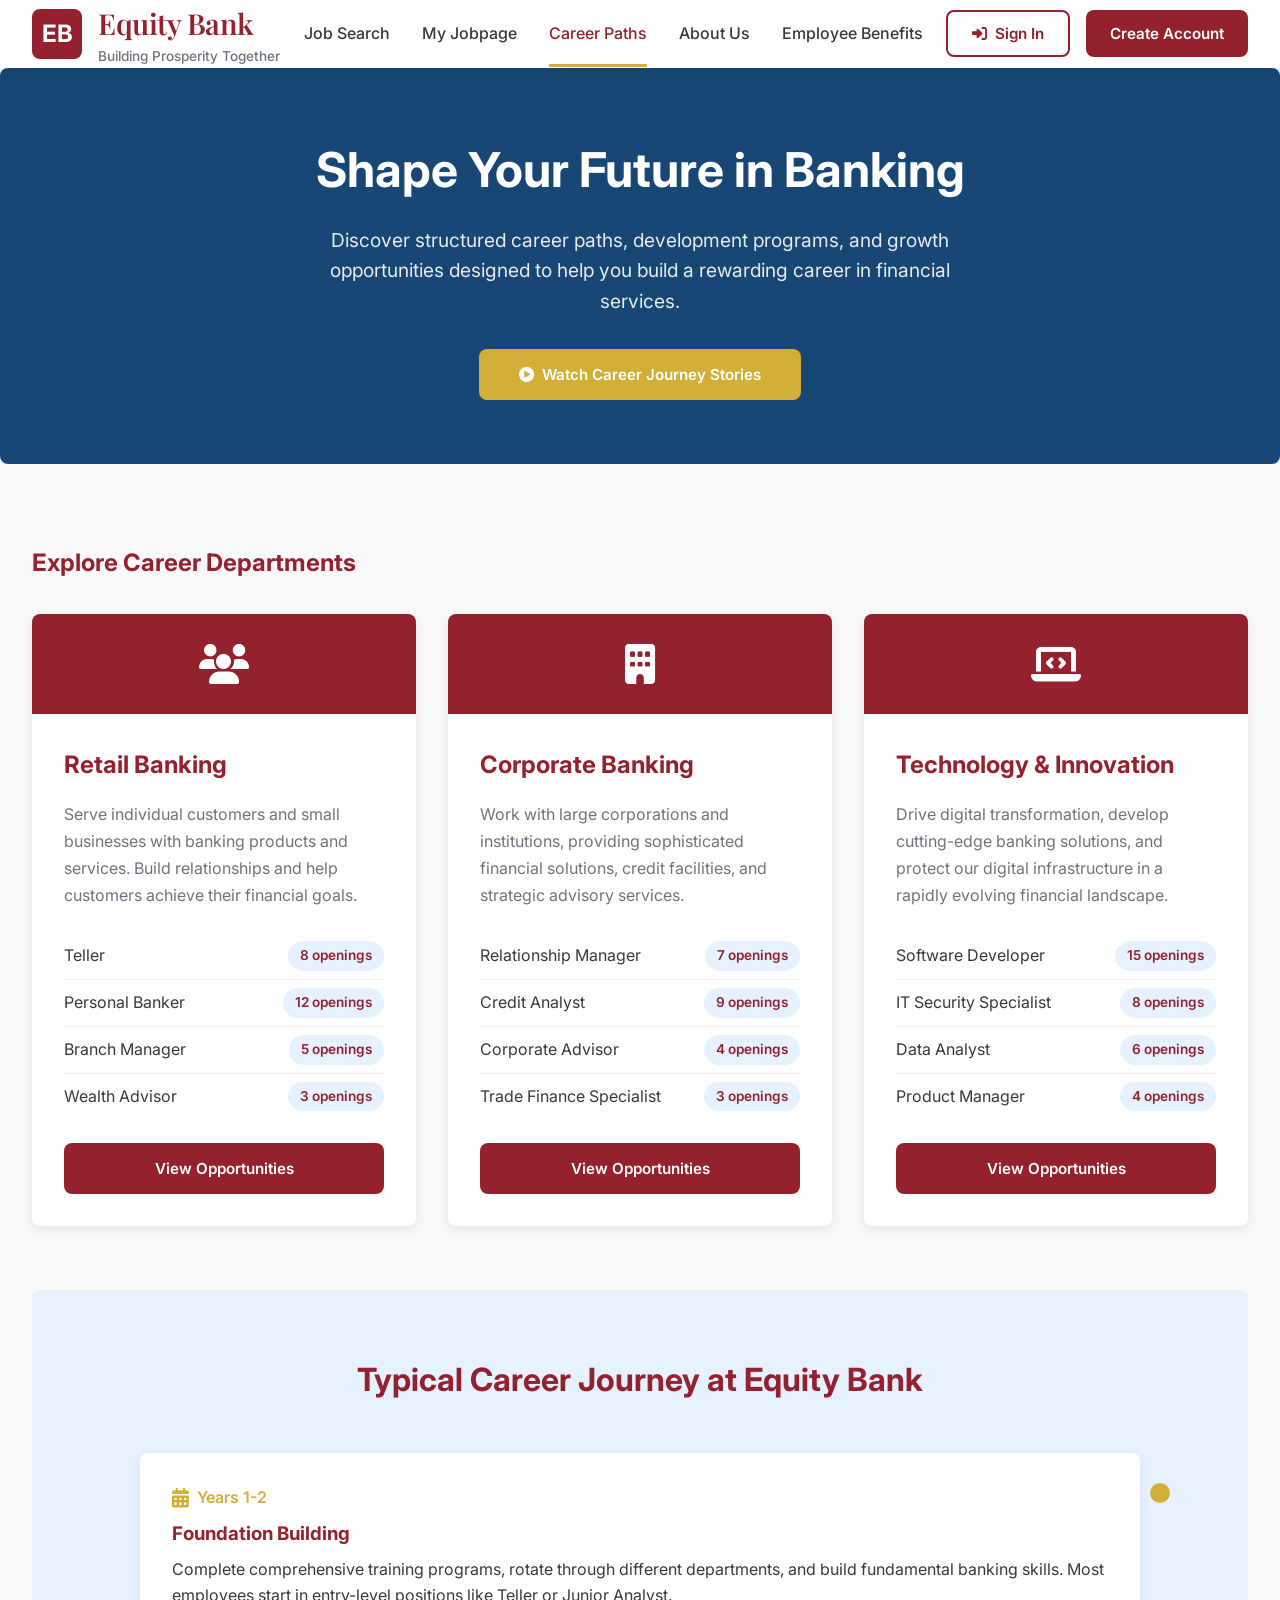
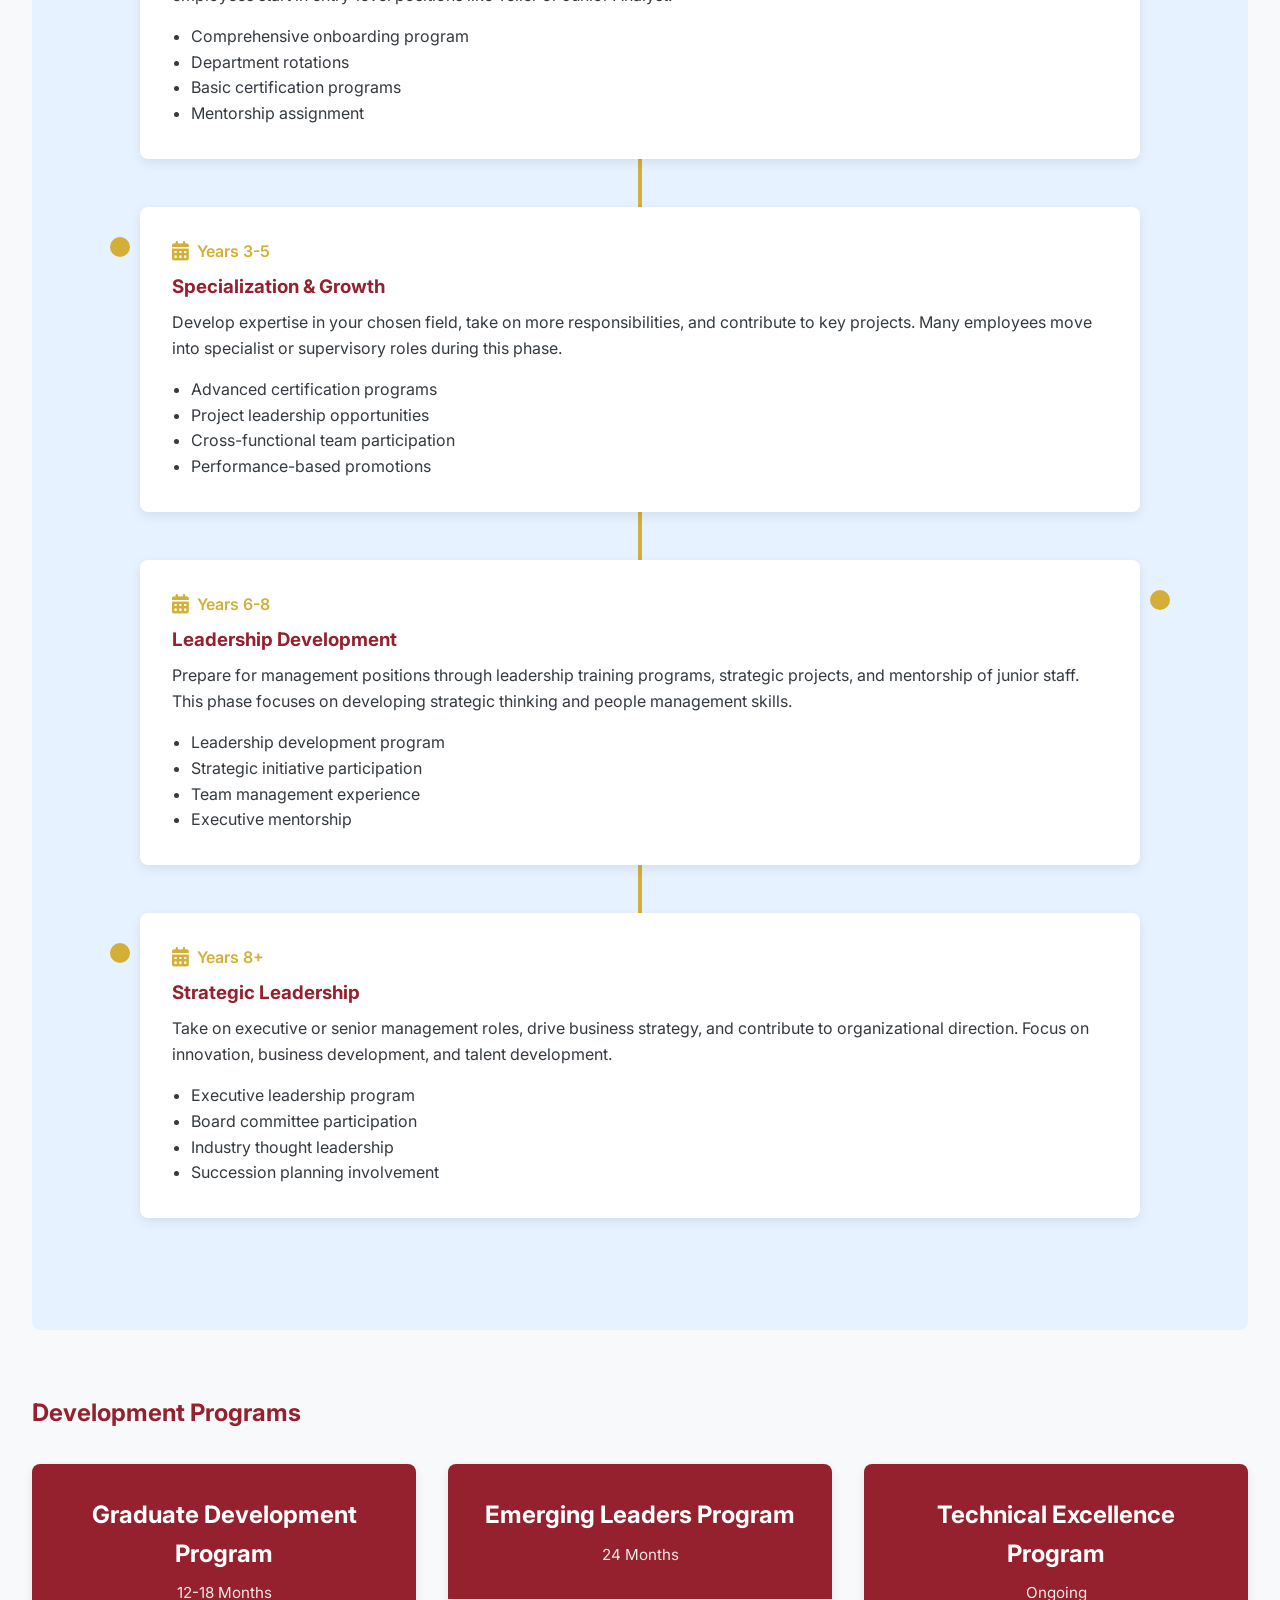
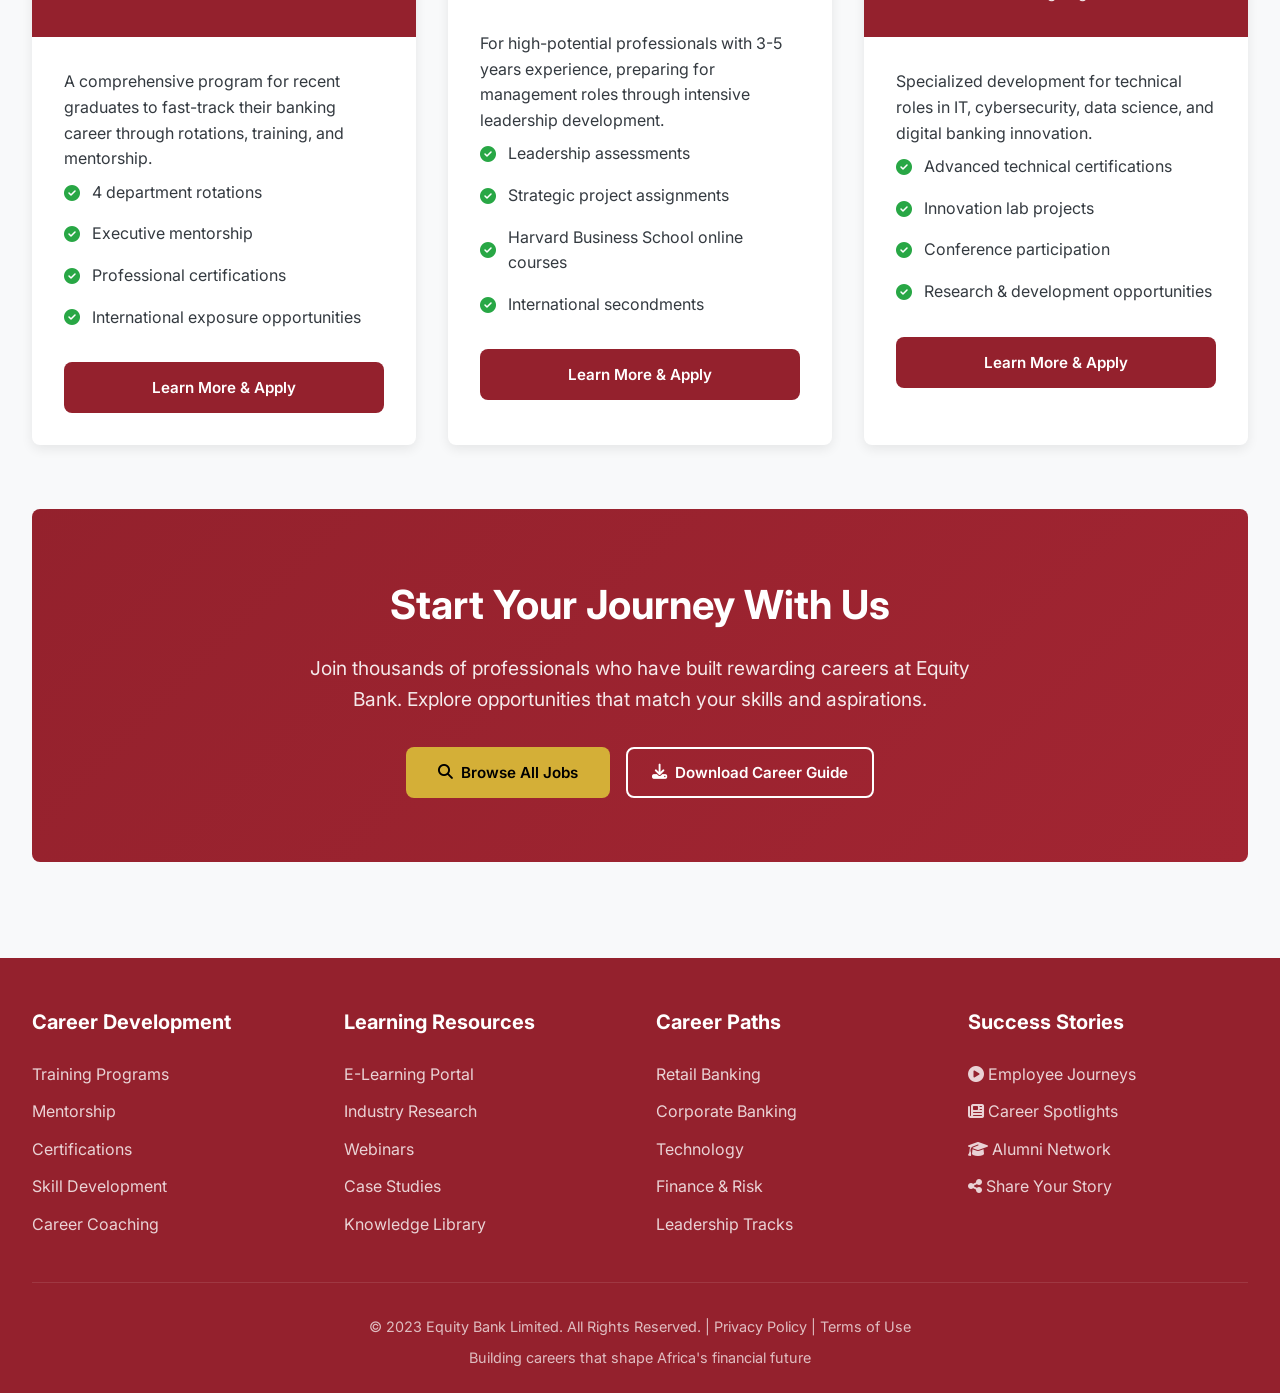
<file: career-paths.html>
<!DOCTYPE html>
<html lang="en">

<head>
  <meta charset="UTF-8">
  <meta name="viewport" content="width=device-width, initial-scale=1.0">
  <title>Career Paths - Equity Bank Careers</title>
  <link rel="stylesheet" href="https://cdnjs.cloudflare.com/ajax/libs/font-awesome/6.4.0/css/all.min.css">
  <link
    href="https://fonts.googleapis.com/css2?family=Inter:wght@300;400;500;600;700&family=Playfair+Display:wght@400;500;600&display=swap"
    rel="stylesheet">
  <link rel="stylesheet" href="styles.css">
  <style>
    /* Career Paths Specific Styles */
    .careerpaths-container {
      max-width: 1400px;
      margin: 0 auto;
      padding: 2rem;
    }

    .careerpaths-hero {
      text-align: center;
      padding: 4rem 2rem;
      background: linear-gradient(rgba(0, 51, 102, 0.9), rgba(0, 51, 102, 0.9)), url('https://images.unsplash.com/photo-1553877522-43269d4ea984?ixlib=rb-4.0.3&auto=format&fit=crop&w=1200&q=80');
      background-size: cover;
      background-position: center;
      color: white;
      border-radius: var(--eb-border-radius);
      margin-bottom: 3rem;
    }

    .careerpaths-hero h1 {
      font-size: 3rem;
      margin-bottom: 1rem;
    }

    .careerpaths-hero p {
      font-size: 1.2rem;
      max-width: 700px;
      margin: 0 auto 2rem;
      opacity: 0.9;
    }

    .careerpaths-departments {
      margin-bottom: 4rem;
    }

    .careerpaths-dept-grid {
      display: grid;
      grid-template-columns: repeat(auto-fit, minmax(300px, 1fr));
      gap: 2rem;
    }

    .careerpaths-dept-card {
      background: white;
      border-radius: var(--eb-border-radius);
      overflow: hidden;
      box-shadow: var(--eb-shadow);
      transition: var(--eb-transition);
    }

    .careerpaths-dept-card:hover {
      transform: translateY(-10px);
      box-shadow: 0 15px 30px rgba(0, 0, 0, 0.15);
    }

    .careerpaths-dept-icon {
      height: 100px;
      background: var(--eb-primary-blue);
      display: flex;
      align-items: center;
      justify-content: center;
      font-size: 2.5rem;
      color: white;
    }

    .careerpaths-dept-content {
      padding: 2rem;
    }

    .careerpaths-dept-title {
      color: var(--eb-primary-blue);
      margin-bottom: 1rem;
      font-size: 1.5rem;
    }

    .careerpaths-dept-desc {
      color: var(--eb-medium-gray);
      margin-bottom: 1.5rem;
      line-height: 1.7;
    }

    .careerpaths-dept-roles {
      list-style: none;
      margin-bottom: 1.5rem;
    }

    .careerpaths-dept-roles li {
      padding: 0.5rem 0;
      border-bottom: 1px solid #eee;
      display: flex;
      justify-content: space-between;
      align-items: center;
    }

    .careerpaths-dept-roles li:last-child {
      border-bottom: none;
    }

    .careerpaths-role-count {
      background: var(--eb-light-blue);
      color: var(--eb-primary-blue);
      padding: 0.25rem 0.75rem;
      border-radius: 20px;
      font-size: 0.85rem;
      font-weight: 600;
    }

    .careerpaths-journey {
      background: var(--eb-light-blue);
      padding: 4rem 2rem;
      border-radius: var(--eb-border-radius);
      margin-bottom: 4rem;
    }

    .careerpaths-journey h2 {
      text-align: center;
      color: var(--eb-primary-blue);
      margin-bottom: 3rem;
      font-size: 2rem;
    }

    .careerpaths-timeline {
      position: relative;
      max-width: 1000px;
      margin: 0 auto;
    }

    .careerpaths-timeline::before {
      content: '';
      position: absolute;
      left: 50%;
      top: 0;
      bottom: 0;
      width: 4px;
      background: var(--eb-accent-gold);
      transform: translateX(-50%);
    }

    .careerpaths-timeline-item {
      display: flex;
      margin-bottom: 3rem;
      position: relative;
    }

    .careerpaths-timeline-item:nth-child(odd) {
      flex-direction: row;
    }

    .careerpaths-timeline-item:nth-child(even) {
      flex-direction: row-reverse;
    }

    .careerpaths-timeline-content {
      flex: 1;
      padding: 2rem;
      background: white;
      border-radius: var(--eb-border-radius);
      box-shadow: var(--eb-shadow);
      position: relative;
    }

    .careerpaths-timeline-content::before {
      content: '';
      position: absolute;
      top: 30px;
      width: 20px;
      height: 20px;
      background: var(--eb-accent-gold);
      border-radius: 50%;
    }

    .careerpaths-timeline-item:nth-child(odd) .careerpaths-timeline-content::before {
      right: -30px;
    }

    .careerpaths-timeline-item:nth-child(even) .careerpaths-timeline-content::before {
      left: -30px;
    }

    .careerpaths-timeline-content h3 {
      color: var(--eb-primary-blue);
      margin-bottom: 0.5rem;
    }

    .careerpaths-timeline-year {
      color: var(--eb-accent-gold);
      font-weight: 600;
      margin-bottom: 0.5rem;
      display: flex;
      align-items: center;
      gap: 0.5rem;
    }

    .careerpaths-timeline-year i {
      font-size: 1.2rem;
    }

    .careerpaths-programs {
      margin-bottom: 4rem;
    }

    .careerpaths-program-grid {
      display: grid;
      grid-template-columns: repeat(auto-fit, minmax(350px, 1fr));
      gap: 2rem;
    }

    .careerpaths-program-card {
      background: white;
      border-radius: var(--eb-border-radius);
      overflow: hidden;
      box-shadow: var(--eb-shadow);
    }

    .careerpaths-program-header {
      background: var(--eb-primary-blue);
      color: white;
      padding: 2rem;
      text-align: center;
    }

    .careerpaths-program-header h3 {
      font-size: 1.5rem;
      margin-bottom: 0.5rem;
    }

    .careerpaths-program-duration {
      opacity: 0.9;
      font-size: 0.95rem;
    }

    .careerpaths-program-content {
      padding: 2rem;
    }

    .careerpaths-program-features {
      list-style: none;
      margin-bottom: 1.5rem;
    }

    .careerpaths-program-features li {
      padding: 0.5rem 0;
      display: flex;
      align-items: center;
      gap: 0.75rem;
    }

    .careerpaths-program-features li i {
      color: var(--eb-success);
    }

    .careerpaths-cta-section {
      text-align: center;
      padding: 4rem 2rem;
      background: linear-gradient(135deg, var(--eb-primary-blue) 0%, #a22532 100%);
      color: white;
      border-radius: var(--eb-border-radius);
    }

    .careerpaths-cta-section h2 {
      font-size: 2.5rem;
      margin-bottom: 1rem;
    }

    .careerpaths-cta-section p {
      font-size: 1.2rem;
      max-width: 700px;
      margin: 0 auto 2rem;
      opacity: 0.9;
    }

    @media (max-width: 768px) {
      .careerpaths-timeline::before {
        left: 20px;
      }

      .careerpaths-timeline-item {
        flex-direction: row !important;
        margin-left: 40px;
      }

      .careerpaths-timeline-content::before {
        left: -40px !important;
        right: auto !important;
      }

      .careerpaths-hero h1 {
        font-size: 2.2rem;
      }
    }
  </style>
</head>

<body>
  <!-- Header -->
  <header class="eb-header">
    <div class="eb-header-container">
      <div class="eb-logo-section">
        <div class="eb-logo">
          <div
            style="background-color: var(--eb-primary-blue); color: white; width: 50px; height: 50px; display: flex; align-items: center; justify-content: center; border-radius: 8px; font-weight: bold; font-size: 1.5rem;">
            EB</div>
        </div>
        <div>
          <div class="eb-bank-name">Equity Bank</div>
          <div class="eb-bank-tagline">Building Prosperity Together</div>
        </div>
      </div>

      <nav class="eb-main-nav">
        <ul>
          <li><a href="index.html">Job Search</a></li>
          <li><a href="my-jobs.html">My Jobpage</a></li>
          <li><a href="career-paths.html" class="eb-active">Career Paths</a></li>
          <li><a href="about.html">About Us</a></li>
          <li><a href="benefits.html">Employee Benefits</a></li>
        </ul>
      </nav>

      <div class="eb-auth-buttons">
        <button class="eb-btn eb-btn-signin"><i class="fas fa-sign-in-alt"></i> Sign In</button>
        <button class="eb-btn eb-btn-register">Create Account</button>
      </div>
    </div>
  </header>

  <!-- Hero Section -->
  <section class="careerpaths-hero">
    <h1>Shape Your Future in Banking</h1>
    <p>Discover structured career paths, development programs, and growth opportunities designed to help you build a
      rewarding career in financial services.</p>
    <button class="eb-btn eb-btn-primary" style="background-color: var(--eb-accent-gold); border: none;"><i
        class="fas fa-play-circle"></i> Watch Career Journey Stories</button>
  </section>

  <!-- Main Content -->
  <main class="careerpaths-container">
    <!-- Departments Section -->
    <section class="careerpaths-departments">
      <h2 class="eb-page-header"
        style="background: none; color: var(--eb-primary-blue); padding: 0; margin-bottom: 2rem; text-align: left;">
        Explore Career Departments</h2>

      <div class="careerpaths-dept-grid">
        <!-- Retail Banking -->
        <div class="careerpaths-dept-card">
          <div class="careerpaths-dept-icon">
            <i class="fas fa-users"></i>
          </div>
          <div class="careerpaths-dept-content">
            <h3 class="careerpaths-dept-title">Retail Banking</h3>
            <p class="careerpaths-dept-desc">Serve individual customers and small businesses with banking products and
              services. Build relationships and help customers achieve their financial goals.</p>

            <ul class="careerpaths-dept-roles">
              <li>Teller <span class="careerpaths-role-count">8 openings</span></li>
              <li>Personal Banker <span class="careerpaths-role-count">12 openings</span></li>
              <li>Branch Manager <span class="careerpaths-role-count">5 openings</span></li>
              <li>Wealth Advisor <span class="careerpaths-role-count">3 openings</span></li>
            </ul>

            <button class="eb-btn eb-btn-primary" style="width: 100%;">View Opportunities</button>
          </div>
        </div>

        <!-- Corporate Banking -->
        <div class="careerpaths-dept-card">
          <div class="careerpaths-dept-icon">
            <i class="fas fa-building"></i>
          </div>
          <div class="careerpaths-dept-content">
            <h3 class="careerpaths-dept-title">Corporate Banking</h3>
            <p class="careerpaths-dept-desc">Work with large corporations and institutions, providing sophisticated
              financial solutions, credit facilities, and strategic advisory services.</p>

            <ul class="careerpaths-dept-roles">
              <li>Relationship Manager <span class="careerpaths-role-count">7 openings</span></li>
              <li>Credit Analyst <span class="careerpaths-role-count">9 openings</span></li>
              <li>Corporate Advisor <span class="careerpaths-role-count">4 openings</span></li>
              <li>Trade Finance Specialist <span class="careerpaths-role-count">3 openings</span></li>
            </ul>

            <button class="eb-btn eb-btn-primary" style="width: 100%;">View Opportunities</button>
          </div>
        </div>

        <!-- Technology & Innovation -->
        <div class="careerpaths-dept-card">
          <div class="careerpaths-dept-icon">
            <i class="fas fa-laptop-code"></i>
          </div>
          <div class="careerpaths-dept-content">
            <h3 class="careerpaths-dept-title">Technology & Innovation</h3>
            <p class="careerpaths-dept-desc">Drive digital transformation, develop cutting-edge banking solutions, and
              protect our digital infrastructure in a rapidly evolving financial landscape.</p>

            <ul class="careerpaths-dept-roles">
              <li>Software Developer <span class="careerpaths-role-count">15 openings</span></li>
              <li>IT Security Specialist <span class="careerpaths-role-count">8 openings</span></li>
              <li>Data Analyst <span class="careerpaths-role-count">6 openings</span></li>
              <li>Product Manager <span class="careerpaths-role-count">4 openings</span></li>
            </ul>

            <button class="eb-btn eb-btn-primary" style="width: 100%;">View Opportunities</button>
          </div>
        </div>
      </div>
    </section>

    <!-- Career Journey -->
    <section class="careerpaths-journey">
      <h2>Typical Career Journey at Equity Bank</h2>

      <div class="careerpaths-timeline">
        <!-- Year 1-2 -->
        <div class="careerpaths-timeline-item">
          <div class="careerpaths-timeline-content">
            <div class="careerpaths-timeline-year"><i class="fas fa-calendar-alt"></i> Years 1-2</div>
            <h3>Foundation Building</h3>
            <p>Complete comprehensive training programs, rotate through different departments, and build fundamental
              banking skills. Most employees start in entry-level positions like Teller or Junior Analyst.</p>
            <ul style="margin-top: 1rem; padding-left: 1.2rem;">
              <li>Comprehensive onboarding program</li>
              <li>Department rotations</li>
              <li>Basic certification programs</li>
              <li>Mentorship assignment</li>
            </ul>
          </div>
        </div>

        <!-- Year 3-5 -->
        <div class="careerpaths-timeline-item">
          <div class="careerpaths-timeline-content">
            <div class="careerpaths-timeline-year"><i class="fas fa-calendar-alt"></i> Years 3-5</div>
            <h3>Specialization & Growth</h3>
            <p>Develop expertise in your chosen field, take on more responsibilities, and contribute to key projects.
              Many employees move into specialist or supervisory roles during this phase.</p>
            <ul style="margin-top: 1rem; padding-left: 1.2rem;">
              <li>Advanced certification programs</li>
              <li>Project leadership opportunities</li>
              <li>Cross-functional team participation</li>
              <li>Performance-based promotions</li>
            </ul>
          </div>
        </div>

        <!-- Year 6-8 -->
        <div class="careerpaths-timeline-item">
          <div class="careerpaths-timeline-content">
            <div class="careerpaths-timeline-year"><i class="fas fa-calendar-alt"></i> Years 6-8</div>
            <h3>Leadership Development</h3>
            <p>Prepare for management positions through leadership training programs, strategic projects, and mentorship
              of junior staff. This phase focuses on developing strategic thinking and people management skills.</p>
            <ul style="margin-top: 1rem; padding-left: 1.2rem;">
              <li>Leadership development program</li>
              <li>Strategic initiative participation</li>
              <li>Team management experience</li>
              <li>Executive mentorship</li>
            </ul>
          </div>
        </div>

        <!-- Year 8+ -->
        <div class="careerpaths-timeline-item">
          <div class="careerpaths-timeline-content">
            <div class="careerpaths-timeline-year"><i class="fas fa-calendar-alt"></i> Years 8+</div>
            <h3>Strategic Leadership</h3>
            <p>Take on executive or senior management roles, drive business strategy, and contribute to organizational
              direction. Focus on innovation, business development, and talent development.</p>
            <ul style="margin-top: 1rem; padding-left: 1.2rem;">
              <li>Executive leadership program</li>
              <li>Board committee participation</li>
              <li>Industry thought leadership</li>
              <li>Succession planning involvement</li>
            </ul>
          </div>
        </div>
      </div>
    </section>

    <!-- Development Programs -->
    <section class="careerpaths-programs">
      <h2 class="eb-page-header"
        style="background: none; color: var(--eb-primary-blue); padding: 0; margin-bottom: 2rem; text-align: left;">
        Development Programs</h2>

      <div class="careerpaths-program-grid">
        <!-- Graduate Program -->
        <div class="careerpaths-program-card">
          <div class="careerpaths-program-header">
            <h3>Graduate Development Program</h3>
            <div class="careerpaths-program-duration">12-18 Months</div>
          </div>
          <div class="careerpaths-program-content">
            <p>A comprehensive program for recent graduates to fast-track their banking career through rotations,
              training, and mentorship.</p>

            <ul class="careerpaths-program-features">
              <li><i class="fas fa-check-circle"></i> 4 department rotations</li>
              <li><i class="fas fa-check-circle"></i> Executive mentorship</li>
              <li><i class="fas fa-check-circle"></i> Professional certifications</li>
              <li><i class="fas fa-check-circle"></i> International exposure opportunities</li>
            </ul>

            <button class="eb-btn eb-btn-primary" style="width: 100%;">Learn More & Apply</button>
          </div>
        </div>

        <!-- Leadership Program -->
        <div class="careerpaths-program-card">
          <div class="careerpaths-program-header">
            <h3>Emerging Leaders Program</h3>
            <div class="careerpaths-program-duration">24 Months</div>
          </div>
          <div class="careerpaths-program-content">
            <p>For high-potential professionals with 3-5 years experience, preparing for management roles through
              intensive leadership development.</p>

            <ul class="careerpaths-program-features">
              <li><i class="fas fa-check-circle"></i> Leadership assessments</li>
              <li><i class="fas fa-check-circle"></i> Strategic project assignments</li>
              <li><i class="fas fa-check-circle"></i> Harvard Business School online courses</li>
              <li><i class="fas fa-check-circle"></i> International secondments</li>
            </ul>

            <button class="eb-btn eb-btn-primary" style="width: 100%;">Learn More & Apply</button>
          </div>
        </div>

        <!-- Technical Program -->
        <div class="careerpaths-program-card">
          <div class="careerpaths-program-header">
            <h3>Technical Excellence Program</h3>
            <div class="careerpaths-program-duration">Ongoing</div>
          </div>
          <div class="careerpaths-program-content">
            <p>Specialized development for technical roles in IT, cybersecurity, data science, and digital banking
              innovation.</p>

            <ul class="careerpaths-program-features">
              <li><i class="fas fa-check-circle"></i> Advanced technical certifications</li>
              <li><i class="fas fa-check-circle"></i> Innovation lab projects</li>
              <li><i class="fas fa-check-circle"></i> Conference participation</li>
              <li><i class="fas fa-check-circle"></i> Research & development opportunities</li>
            </ul>

            <button class="eb-btn eb-btn-primary" style="width: 100%;">Learn More & Apply</button>
          </div>
        </div>
      </div>
    </section>

    <!-- CTA Section -->
    <section class="careerpaths-cta-section">
      <h2>Start Your Journey With Us</h2>
      <p>Join thousands of professionals who have built rewarding careers at Equity Bank. Explore opportunities that
        match your skills and aspirations.</p>
      <div style="display: flex; gap: 1rem; justify-content: center; flex-wrap: wrap;">
        <button class="eb-btn" style="background-color: var(--eb-accent-gold); border: none; padding: 1rem 2rem;"><i
            class="fas fa-search"></i> Browse All Jobs</button>
        <button class="eb-btn eb-btn-secondary"
          style="background-color: transparent; border: 2px solid white; color: white;"><i class="fas fa-download"></i>
          Download Career Guide</button>
      </div>
    </section>
  </main>

  <!-- Footer -->
  <footer class="eb-footer">
    <div class="eb-footer-container">
      <div class="eb-footer-section">
        <h3>Career Development</h3>
        <ul>
          <li><a href="#">Training Programs</a></li>
          <li><a href="#">Mentorship</a></li>
          <li><a href="#">Certifications</a></li>
          <li><a href="#">Skill Development</a></li>
          <li><a href="#">Career Coaching</a></li>
        </ul>
      </div>

      <div class="eb-footer-section">
        <h3>Learning Resources</h3>
        <ul>
          <li><a href="#">E-Learning Portal</a></li>
          <li><a href="#">Industry Research</a></li>
          <li><a href="#">Webinars</a></li>
          <li><a href="#">Case Studies</a></li>
          <li><a href="#">Knowledge Library</a></li>
        </ul>
      </div>

      <div class="eb-footer-section">
        <h3>Career Paths</h3>
        <ul>
          <li><a href="#">Retail Banking</a></li>
          <li><a href="#">Corporate Banking</a></li>
          <li><a href="#">Technology</a></li>
          <li><a href="#">Finance & Risk</a></li>
          <li><a href="#">Leadership Tracks</a></li>
        </ul>
      </div>

      <div class="eb-footer-section">
        <h3>Success Stories</h3>
        <ul>
          <li><a href="#"><i class="fas fa-play-circle"></i> Employee Journeys</a></li>
          <li><a href="#"><i class="fas fa-newspaper"></i> Career Spotlights</a></li>
          <li><a href="#"><i class="fas fa-graduation-cap"></i> Alumni Network</a></li>
          <li><a href="#"><i class="fas fa-share-alt"></i> Share Your Story</a></li>
        </ul>
      </div>
    </div>

    <div class="eb-footer-bottom">
      <p>© 2023 Equity Bank Limited. All Rights Reserved. | Privacy Policy | Terms of Use</p>
      <p style="margin-top: 0.5rem;">Building careers that shape Africa's financial future</p>
    </div>
  </footer>

  <script>
    document.addEventListener('DOMContentLoaded', function () {
      // Department card interactions
      const deptCards = document.querySelectorAll('.careerpaths-dept-card');
      deptCards.forEach(card => {
        const viewBtn = card.querySelector('button');
        viewBtn.addEventListener('click', function () {
          const deptTitle = card.querySelector('.careerpaths-dept-title').textContent;
          alert(`Redirecting to ${deptTitle} opportunities...`);
        });
      });

      // Program card interactions
      const programCards = document.querySelectorAll('.careerpaths-program-card');
      programCards.forEach(card => {
        const learnBtn = card.querySelector('button');
        learnBtn.addEventListener('click', function () {
          const programTitle = card.querySelector('h3').textContent;
          alert(`Loading details for: ${programTitle}`);
        });
      });

      // CTA buttons
      const ctaButtons = document.querySelectorAll('.careerpaths-cta-section button');
      ctaButtons[0].addEventListener('click', function () {
        alert('Opening job search...');
        window.location.href = 'index.html';
      });

      ctaButtons[1].addEventListener('click', function () {
        alert('Downloading Equity Bank Career Guide PDF...');
      });
    });
  </script>
</body>

</html>
</file>
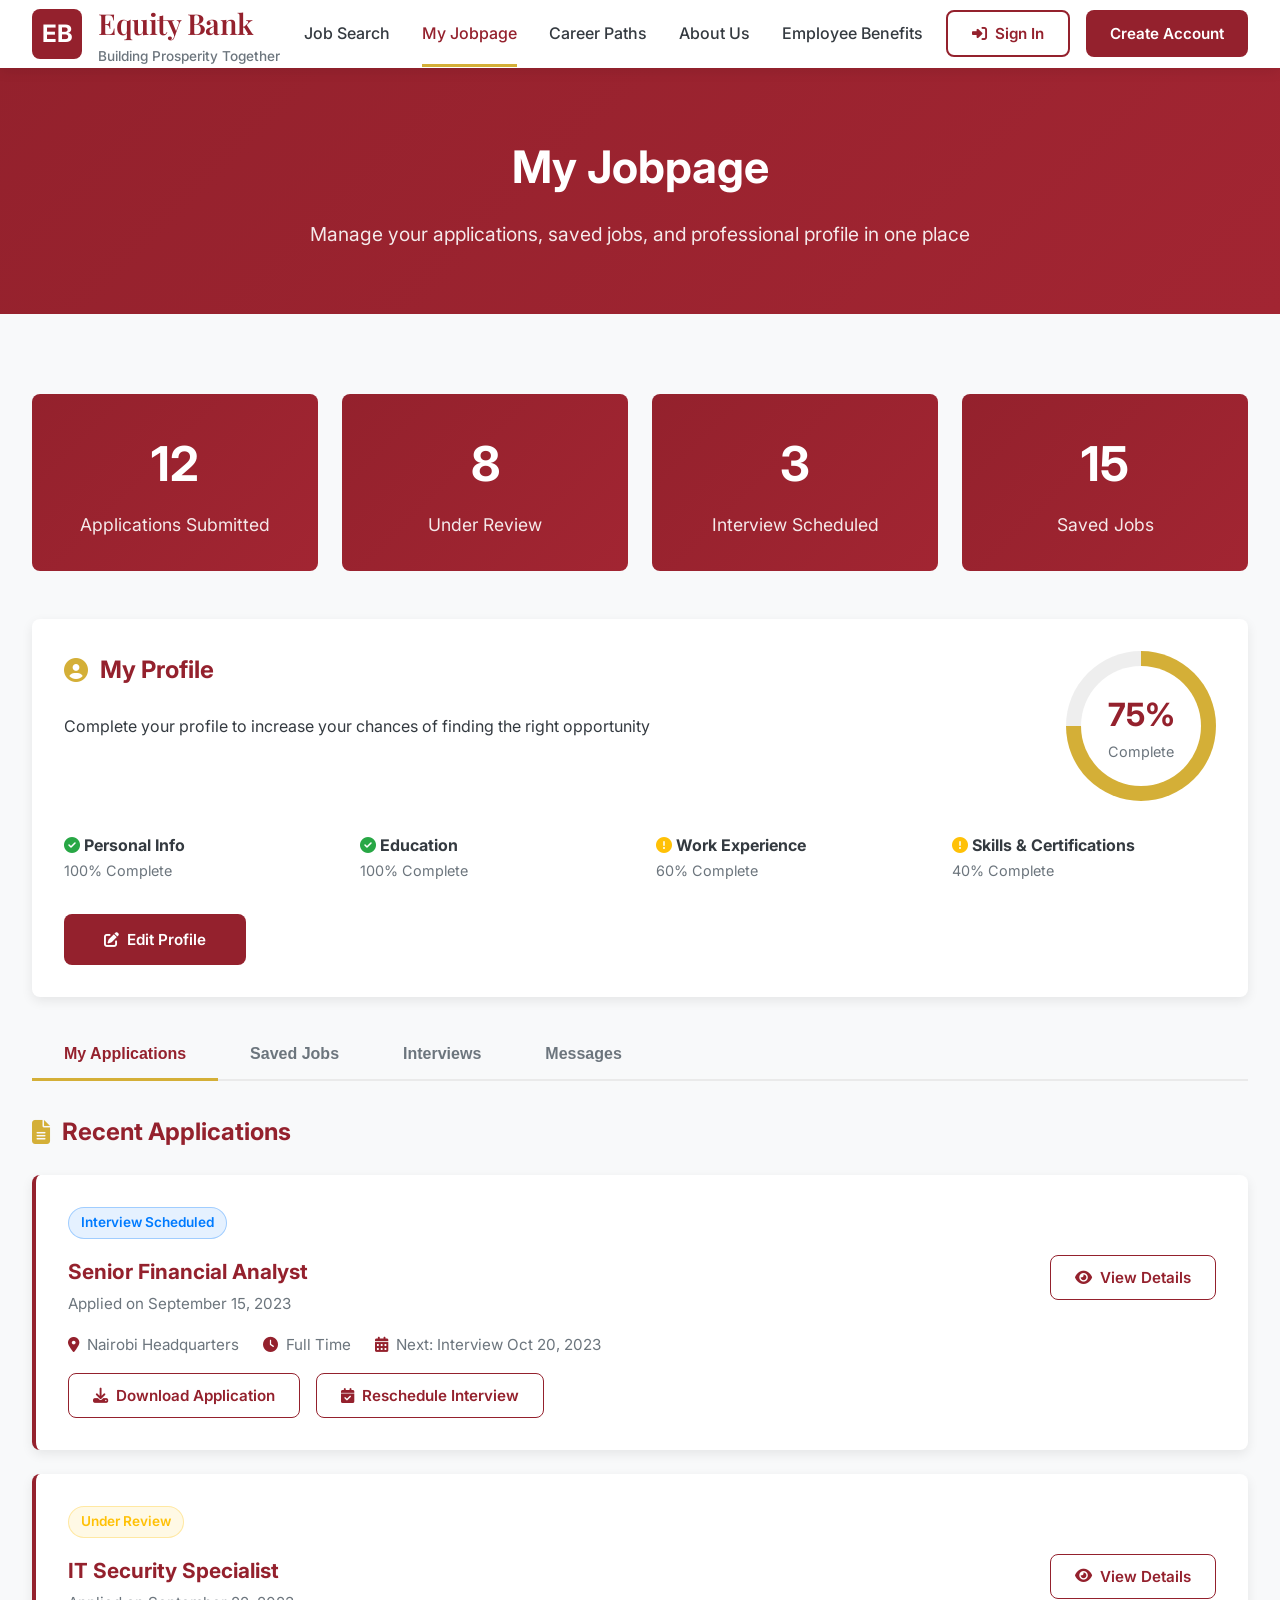
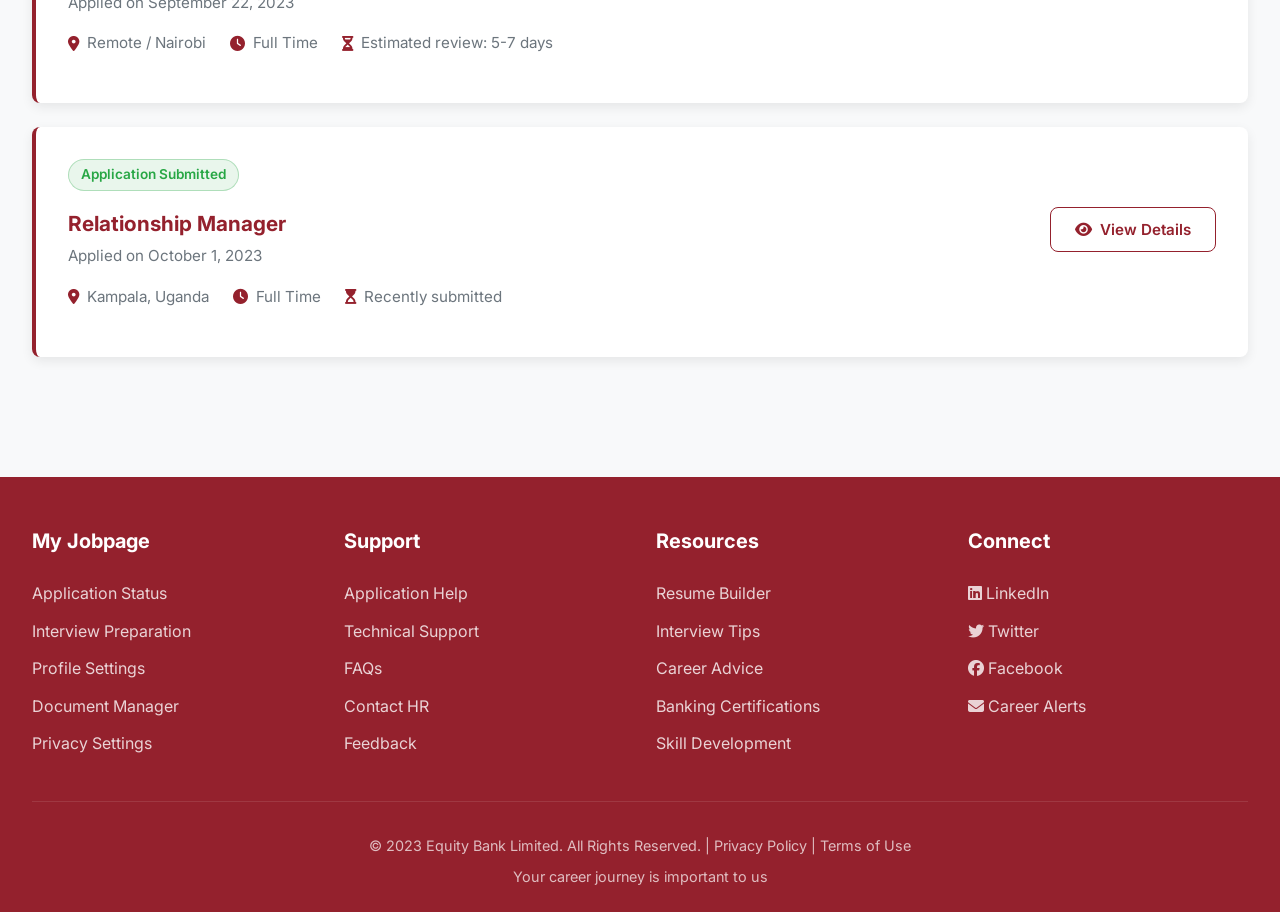
<file: my-jobs.html>
<!DOCTYPE html>
<html lang="en">

<head>
  <meta charset="UTF-8">
  <meta name="viewport" content="width=device-width, initial-scale=1.0">
  <title>My Jobpage - Equity Bank Careers</title>
  <link rel="stylesheet" href="https://cdnjs.cloudflare.com/ajax/libs/font-awesome/6.4.0/css/all.min.css">
  <link
    href="https://fonts.googleapis.com/css2?family=Inter:wght@300;400;500;600;700&family=Playfair+Display:wght@400;500;600&display=swap"
    rel="stylesheet">
  <link rel="stylesheet" href="styles.css">
  <style>
    /* My Jobs Page Specific Styles */
    .myjobs-container {
      max-width: 1400px;
      margin: 0 auto;
      padding: 2rem;
    }

    .myjobs-tabs {
      display: flex;
      border-bottom: 2px solid #eaeaea;
      margin-bottom: 2rem;
      gap: 0;
    }

    .myjobs-tab {
      padding: 1rem 2rem;
      background: none;
      border: none;
      font-size: 1rem;
      font-weight: 600;
      color: var(--eb-medium-gray);
      cursor: pointer;
      position: relative;
      transition: var(--eb-transition);
    }

    .myjobs-tab:hover {
      color: var(--eb-primary-blue);
    }

    .myjobs-tab.active {
      color: var(--eb-primary-blue);
    }

    .myjobs-tab.active::after {
      content: '';
      position: absolute;
      bottom: -2px;
      left: 0;
      width: 100%;
      height: 3px;
      background-color: var(--eb-accent-gold);
    }

    .myjobs-tab-content {
      display: none;
      animation: fadeIn 0.5s ease;
    }

    .myjobs-tab-content.active {
      display: block;
    }

    .myjobs-stats {
      display: grid;
      grid-template-columns: repeat(auto-fit, minmax(250px, 1fr));
      gap: 1.5rem;
      margin-bottom: 3rem;
    }

    .myjobs-stat-card {
      background: linear-gradient(135deg, var(--eb-primary-blue) 0%, #a22532 100%);
      color: white;
      padding: 2rem;
      border-radius: var(--eb-border-radius);
      text-align: center;
    }

    .myjobs-stat-number {
      font-size: 3rem;
      font-weight: 700;
      margin-bottom: 0.5rem;
    }

    .myjobs-stat-label {
      font-size: 1.1rem;
      opacity: 0.9;
    }

    .myjobs-section-title {
      font-size: 1.5rem;
      color: var(--eb-primary-blue);
      margin-bottom: 1.5rem;
      display: flex;
      align-items: center;
      gap: 0.75rem;
    }

    .myjobs-section-title i {
      color: var(--eb-accent-gold);
    }

    .myjobs-application-card {
      border-left: 4px solid var(--eb-primary-blue);
      margin-bottom: 1.5rem;
    }

    .myjobs-application-status {
      display: inline-block;
      padding: 0.25rem 0.75rem;
      border-radius: 20px;
      font-size: 0.85rem;
      font-weight: 600;
      margin-bottom: 1rem;
    }

    .myjobs-status-submitted {
      background-color: rgba(40, 167, 69, 0.1);
      color: var(--eb-success);
      border: 1px solid rgba(40, 167, 69, 0.3);
    }

    .myjobs-status-review {
      background-color: rgba(255, 193, 7, 0.1);
      color: var(--eb-warning);
      border: 1px solid rgba(255, 193, 7, 0.3);
    }

    .myjobs-status-interview {
      background-color: rgba(0, 123, 255, 0.1);
      color: #007bff;
      border: 1px solid rgba(0, 123, 255, 0.3);
    }

    .myjobs-status-offer {
      background-color: rgba(220, 53, 69, 0.1);
      color: var(--eb-error);
      border: 1px solid rgba(220, 53, 69, 0.3);
    }

    .myjobs-application-info {
      display: flex;
      justify-content: space-between;
      align-items: flex-start;
      margin-bottom: 1rem;
    }

    .myjobs-application-title {
      font-size: 1.3rem;
      color: var(--eb-primary-blue);
      margin-bottom: 0.25rem;
    }

    .myjobs-application-date {
      color: var(--eb-medium-gray);
      font-size: 0.95rem;
    }

    .myjobs-application-meta {
      display: flex;
      gap: 1.5rem;
      margin-bottom: 1rem;
      flex-wrap: wrap;
    }

    .myjobs-meta-item {
      display: flex;
      align-items: center;
      gap: 0.5rem;
      color: var(--eb-medium-gray);
      font-size: 0.95rem;
    }

    .myjobs-meta-item i {
      color: var(--eb-primary-blue);
    }

    .myjobs-application-actions {
      display: flex;
      gap: 1rem;
    }

    .myjobs-empty-state {
      text-align: center;
      padding: 4rem 2rem;
      background-color: var(--eb-white);
      border-radius: var(--eb-border-radius);
      box-shadow: var(--eb-shadow);
    }

    .myjobs-empty-icon {
      font-size: 4rem;
      color: var(--eb-light-blue);
      margin-bottom: 1.5rem;
    }

    .myjobs-empty-title {
      font-size: 1.5rem;
      color: var(--eb-primary-blue);
      margin-bottom: 0.5rem;
    }

    .myjobs-empty-text {
      color: var(--eb-medium-gray);
      margin-bottom: 2rem;
      max-width: 500px;
      margin-left: auto;
      margin-right: auto;
    }

    .myjobs-saved-job {
      display: flex;
      justify-content: space-between;
      align-items: center;
      padding: 1.5rem;
      border-bottom: 1px solid #eee;
      transition: var(--eb-transition);
    }

    .myjobs-saved-job:hover {
      background-color: var(--eb-light-blue);
    }

    .myjobs-saved-info h4 {
      color: var(--eb-primary-blue);
      margin-bottom: 0.25rem;
    }

    .myjobs-saved-meta {
      display: flex;
      gap: 1rem;
      color: var(--eb-medium-gray);
      font-size: 0.9rem;
    }

    .myjobs-profile-section {
      background-color: var(--eb-white);
      border-radius: var(--eb-border-radius);
      padding: 2rem;
      box-shadow: var(--eb-shadow);
      margin-bottom: 2rem;
    }

    .myjobs-profile-header {
      display: flex;
      justify-content: space-between;
      align-items: flex-start;
      margin-bottom: 2rem;
    }

    .myjobs-profile-completion {
      width: 150px;
      height: 150px;
      position: relative;
    }

    .myjobs-completion-circle {
      width: 100%;
      height: 100%;
      border-radius: 50%;
      background: conic-gradient(var(--eb-accent-gold) 75%, #eee 0%);
      display: flex;
      align-items: center;
      justify-content: center;
    }

    .myjobs-completion-text {
      background: white;
      width: 120px;
      height: 120px;
      border-radius: 50%;
      display: flex;
      flex-direction: column;
      align-items: center;
      justify-content: center;
    }

    .myjobs-completion-percent {
      font-size: 2rem;
      font-weight: 700;
      color: var(--eb-primary-blue);
    }

    .myjobs-completion-label {
      font-size: 0.9rem;
      color: var(--eb-medium-gray);
    }

    @keyframes fadeIn {
      from {
        opacity: 0;
      }

      to {
        opacity: 1;
      }
    }
  </style>
</head>

<body>
  <!-- Header -->
  <header class="eb-header">
    <div class="eb-header-container">
      <div class="eb-logo-section">
        <div class="eb-logo">
          <div
            style="background-color: var(--eb-primary-blue); color: white; width: 50px; height: 50px; display: flex; align-items: center; justify-content: center; border-radius: 8px; font-weight: bold; font-size: 1.5rem;">
            EB</div>
        </div>
        <div>
          <div class="eb-bank-name">Equity Bank</div>
          <div class="eb-bank-tagline">Building Prosperity Together</div>
        </div>
      </div>

      <nav class="eb-main-nav">
        <ul>
          <li><a href="index.html">Job Search</a></li>
          <li><a href="my-jobs.html" class="eb-active">My Jobpage</a></li>
          <li><a href="career-paths.html">Career Paths</a></li>
          <li><a href="about.html">About Us</a></li>
          <li><a href="benefits.html">Employee Benefits</a></li>
        </ul>
      </nav>

      <div class="eb-auth-buttons">
        <button class="eb-btn eb-btn-signin"><i class="fas fa-sign-in-alt"></i> Sign In</button>
        <button class="eb-btn eb-btn-register">Create Account</button>
      </div>
    </div>
  </header>

  <!-- Page Header -->
  <section class="eb-page-header">
    <h1>My Jobpage</h1>
    <p>Manage your applications, saved jobs, and professional profile in one place</p>
  </section>

  <!-- Main Content -->
  <main class="myjobs-container">
    <!-- Stats Overview -->
    <div class="myjobs-stats">
      <div class="myjobs-stat-card">
        <div class="myjobs-stat-number">12</div>
        <div class="myjobs-stat-label">Applications Submitted</div>
      </div>
      <div class="myjobs-stat-card">
        <div class="myjobs-stat-number">8</div>
        <div class="myjobs-stat-label">Under Review</div>
      </div>
      <div class="myjobs-stat-card">
        <div class="myjobs-stat-number">3</div>
        <div class="myjobs-stat-label">Interview Scheduled</div>
      </div>
      <div class="myjobs-stat-card">
        <div class="myjobs-stat-number">15</div>
        <div class="myjobs-stat-label">Saved Jobs</div>
      </div>
    </div>

    <!-- Profile Completion -->
    <div class="myjobs-profile-section">
      <div class="myjobs-profile-header">
        <div>
          <h2 class="myjobs-section-title"><i class="fas fa-user-circle"></i> My Profile</h2>
          <p>Complete your profile to increase your chances of finding the right opportunity</p>
        </div>
        <div class="myjobs-profile-completion">
          <div class="myjobs-completion-circle">
            <div class="myjobs-completion-text">
              <div class="myjobs-completion-percent">75%</div>
              <div class="myjobs-completion-label">Complete</div>
            </div>
          </div>
        </div>
      </div>

      <div class="eb-grid eb-grid-4">
        <div>
          <h4><i class="fas fa-check-circle" style="color: var(--eb-success);"></i> Personal Info</h4>
          <p style="font-size: 0.9rem; color: var(--eb-medium-gray);">100% Complete</p>
        </div>
        <div>
          <h4><i class="fas fa-check-circle" style="color: var(--eb-success);"></i> Education</h4>
          <p style="font-size: 0.9rem; color: var(--eb-medium-gray);">100% Complete</p>
        </div>
        <div>
          <h4><i class="fas fa-exclamation-circle" style="color: var(--eb-warning);"></i> Work Experience</h4>
          <p style="font-size: 0.9rem; color: var(--eb-medium-gray);">60% Complete</p>
        </div>
        <div>
          <h4><i class="fas fa-exclamation-circle" style="color: var(--eb-warning);"></i> Skills & Certifications</h4>
          <p style="font-size: 0.9rem; color: var(--eb-medium-gray);">40% Complete</p>
        </div>
      </div>

      <button class="eb-btn eb-btn-primary" style="margin-top: 2rem;"><i class="fas fa-edit"></i> Edit Profile</button>
    </div>

    <!-- Tabs -->
    <div class="myjobs-tabs">
      <button class="myjobs-tab active" data-tab="applications">My Applications</button>
      <button class="myjobs-tab" data-tab="saved">Saved Jobs</button>
      <button class="myjobs-tab" data-tab="interviews">Interviews</button>
      <button class="myjobs-tab" data-tab="messages">Messages</button>
    </div>

    <!-- Applications Tab -->
    <div id="applications" class="myjobs-tab-content active">
      <h3 class="myjobs-section-title"><i class="fas fa-file-alt"></i> Recent Applications</h3>

      <div class="eb-card myjobs-application-card">
        <span class="myjobs-application-status myjobs-status-interview">Interview Scheduled</span>
        <div class="myjobs-application-info">
          <div>
            <h4 class="myjobs-application-title">Senior Financial Analyst</h4>
            <p class="myjobs-application-date">Applied on September 15, 2023</p>
          </div>
          <div>
            <button class="eb-btn eb-btn-secondary"><i class="fas fa-eye"></i> View Details</button>
          </div>
        </div>
        <div class="myjobs-application-meta">
          <div class="myjobs-meta-item">
            <i class="fas fa-map-marker-alt"></i>
            <span>Nairobi Headquarters</span>
          </div>
          <div class="myjobs-meta-item">
            <i class="fas fa-clock"></i>
            <span>Full Time</span>
          </div>
          <div class="myjobs-meta-item">
            <i class="fas fa-calendar-alt"></i>
            <span>Next: Interview Oct 20, 2023</span>
          </div>
        </div>
        <div class="myjobs-application-actions">
          <button class="eb-btn eb-btn-secondary"><i class="fas fa-download"></i> Download Application</button>
          <button class="eb-btn eb-btn-secondary"><i class="fas fa-calendar-check"></i> Reschedule Interview</button>
        </div>
      </div>

      <div class="eb-card myjobs-application-card">
        <span class="myjobs-application-status myjobs-status-review">Under Review</span>
        <div class="myjobs-application-info">
          <div>
            <h4 class="myjobs-application-title">IT Security Specialist</h4>
            <p class="myjobs-application-date">Applied on September 22, 2023</p>
          </div>
          <div>
            <button class="eb-btn eb-btn-secondary"><i class="fas fa-eye"></i> View Details</button>
          </div>
        </div>
        <div class="myjobs-application-meta">
          <div class="myjobs-meta-item">
            <i class="fas fa-map-marker-alt"></i>
            <span>Remote / Nairobi</span>
          </div>
          <div class="myjobs-meta-item">
            <i class="fas fa-clock"></i>
            <span>Full Time</span>
          </div>
          <div class="myjobs-meta-item">
            <i class="fas fa-hourglass-half"></i>
            <span>Estimated review: 5-7 days</span>
          </div>
        </div>
      </div>

      <div class="eb-card myjobs-application-card">
        <span class="myjobs-application-status myjobs-status-submitted">Application Submitted</span>
        <div class="myjobs-application-info">
          <div>
            <h4 class="myjobs-application-title">Relationship Manager</h4>
            <p class="myjobs-application-date">Applied on October 1, 2023</p>
          </div>
          <div>
            <button class="eb-btn eb-btn-secondary"><i class="fas fa-eye"></i> View Details</button>
          </div>
        </div>
        <div class="myjobs-application-meta">
          <div class="myjobs-meta-item">
            <i class="fas fa-map-marker-alt"></i>
            <span>Kampala, Uganda</span>
          </div>
          <div class="myjobs-meta-item">
            <i class="fas fa-clock"></i>
            <span>Full Time</span>
          </div>
          <div class="myjobs-meta-item">
            <i class="fas fa-hourglass-start"></i>
            <span>Recently submitted</span>
          </div>
        </div>
      </div>
    </div>

    <!-- Saved Jobs Tab -->
    <div id="saved" class="myjobs-tab-content">
      <h3 class="myjobs-section-title"><i class="fas fa-bookmark"></i> Saved Opportunities</h3>

      <div class="eb-card">
        <div class="myjobs-saved-job">
          <div class="myjobs-saved-info">
            <h4>Digital Banking Manager</h4>
            <div class="myjobs-saved-meta">
              <span><i class="fas fa-building"></i> Innovation Department</span>
              <span><i class="fas fa-map-marker-alt"></i> Nairobi</span>
              <span><i class="fas fa-clock"></i> Full Time</span>
            </div>
          </div>
          <div>
            <button class="eb-btn eb-btn-primary">Apply Now</button>
            <button class="eb-btn eb-btn-secondary"><i class="fas fa-trash"></i></button>
          </div>
        </div>

        <div class="myjobs-saved-job">
          <div class="myjobs-saved-info">
            <h4>Risk Management Analyst</h4>
            <div class="myjobs-saved-meta">
              <span><i class="fas fa-building"></i> Risk Department</span>
              <span><i class="fas fa-map-marker-alt"></i> Kisumu</span>
              <span><i class="fas fa-clock"></i> Full Time</span>
            </div>
          </div>
          <div>
            <button class="eb-btn eb-btn-primary">Apply Now</button>
            <button class="eb-btn eb-btn-secondary"><i class="fas fa-trash"></i></button>
          </div>
        </div>

        <div class="myjobs-saved-job">
          <div class="myjobs-saved-info">
            <h4>Customer Experience Specialist</h4>
            <div class="myjobs-saved-meta">
              <span><i class="fas fa-building"></i> Retail Banking</span>
              <span><i class="fas fa-map-marker-alt"></i> Mombasa</span>
              <span><i class="fas fa-clock"></i> Part Time</span>
            </div>
          </div>
          <div>
            <button class="eb-btn eb-btn-primary">Apply Now</button>
            <button class="eb-btn eb-btn-secondary"><i class="fas fa-trash"></i></button>
          </div>
        </div>
      </div>
    </div>

    <!-- Interviews Tab -->
    <div id="interviews" class="myjobs-tab-content">
      <h3 class="myjobs-section-title"><i class="fas fa-calendar-check"></i> Upcoming Interviews</h3>

      <div class="eb-grid eb-grid-2">
        <div class="eb-card">
          <h4 style="color: var(--eb-primary-blue); margin-bottom: 1rem;">Senior Financial Analyst</h4>
          <div class="myjobs-meta-item" style="margin-bottom: 0.5rem;">
            <i class="fas fa-calendar-day"></i>
            <span>October 20, 2023</span>
          </div>
          <div class="myjobs-meta-item" style="margin-bottom: 0.5rem;">
            <i class="fas fa-clock"></i>
            <span>10:00 AM - 11:30 AM (EAT)</span>
          </div>
          <div class="myjobs-meta-item" style="margin-bottom: 1.5rem;">
            <i class="fas fa-video"></i>
            <span>Virtual Interview - Microsoft Teams</span>
          </div>
          <button class="eb-btn eb-btn-primary"><i class="fas fa-video"></i> Join Interview</button>
          <button class="eb-btn eb-btn-secondary"><i class="fas fa-calendar-times"></i> Reschedule</button>
        </div>

        <div class="eb-card">
          <h4 style="color: var(--eb-primary-blue); margin-bottom: 1rem;">IT Security Specialist</h4>
          <div class="myjobs-meta-item" style="margin-bottom: 0.5rem;">
            <i class="fas fa-calendar-day"></i>
            <span>October 25, 2023</span>
          </div>
          <div class="myjobs-meta-item" style="margin-bottom: 0.5rem;">
            <i class="fas fa-clock"></i>
            <span>2:00 PM - 3:00 PM (EAT)</span>
          </div>
          <div class="myjobs-meta-item" style="margin-bottom: 1.5rem;">
            <i class="fas fa-building"></i>
            <span>In-person: Nairobi HQ, 3rd Floor</span>
          </div>
          <button class="eb-btn eb-btn-primary"><i class="fas fa-directions"></i> Get Directions</button>
          <button class="eb-btn eb-btn-secondary"><i class="fas fa-calendar-times"></i> Reschedule</button>
        </div>
      </div>
    </div>

    <!-- Messages Tab -->
    <div id="messages" class="myjobs-tab-content">
      <div class="myjobs-empty-state">
        <div class="myjobs-empty-icon">
          <i class="fas fa-comments"></i>
        </div>
        <h3 class="myjobs-empty-title">No New Messages</h3>
        <p class="myjobs-empty-text">When recruiters contact you or there are updates on your applications, you'll see
          them here.</p>
        <button class="eb-btn eb-btn-primary"><i class="fas fa-search"></i> Browse Jobs</button>
      </div>
    </div>
  </main>

  <!-- Footer -->
  <footer class="eb-footer">
    <div class="eb-footer-container">
      <div class="eb-footer-section">
        <h3>My Jobpage</h3>
        <ul>
          <li><a href="#">Application Status</a></li>
          <li><a href="#">Interview Preparation</a></li>
          <li><a href="#">Profile Settings</a></li>
          <li><a href="#">Document Manager</a></li>
          <li><a href="#">Privacy Settings</a></li>
        </ul>
      </div>

      <div class="eb-footer-section">
        <h3>Support</h3>
        <ul>
          <li><a href="#">Application Help</a></li>
          <li><a href="#">Technical Support</a></li>
          <li><a href="#">FAQs</a></li>
          <li><a href="#">Contact HR</a></li>
          <li><a href="#">Feedback</a></li>
        </ul>
      </div>

      <div class="eb-footer-section">
        <h3>Resources</h3>
        <ul>
          <li><a href="#">Resume Builder</a></li>
          <li><a href="#">Interview Tips</a></li>
          <li><a href="#">Career Advice</a></li>
          <li><a href="#">Banking Certifications</a></li>
          <li><a href="#">Skill Development</a></li>
        </ul>
      </div>

      <div class="eb-footer-section">
        <h3>Connect</h3>
        <ul>
          <li><a href="#"><i class="fab fa-linkedin"></i> LinkedIn</a></li>
          <li><a href="#"><i class="fab fa-twitter"></i> Twitter</a></li>
          <li><a href="#"><i class="fab fa-facebook"></i> Facebook</a></li>
          <li><a href="#"><i class="fas fa-envelope"></i> Career Alerts</a></li>
        </ul>
      </div>
    </div>

    <div class="eb-footer-bottom">
      <p>© 2023 Equity Bank Limited. All Rights Reserved. | Privacy Policy | Terms of Use</p>
      <p style="margin-top: 0.5rem;">Your career journey is important to us</p>
    </div>
  </footer>

  <script>
    // Tab functionality
    document.addEventListener('DOMContentLoaded', function () {
      const tabs = document.querySelectorAll('.myjobs-tab');
      const tabContents = document.querySelectorAll('.myjobs-tab-content');

      tabs.forEach(tab => {
        tab.addEventListener('click', function () {
          const targetTab = this.getAttribute('data-tab');

          // Update active tab
          tabs.forEach(t => t.classList.remove('active'));
          this.classList.add('active');

          // Show target content
          tabContents.forEach(content => {
            content.classList.remove('active');
            if (content.id === targetTab) {
              content.classList.add('active');
            }
          });
        });
      });

      // Simulate loading applications
      const applicationCards = document.querySelectorAll('.myjobs-application-card');
      applicationCards.forEach(card => {
        card.addEventListener('click', function (e) {
          if (!e.target.closest('button')) {
            const title = this.querySelector('.myjobs-application-title').textContent;
            alert(`Viewing details for: ${title}`);
          }
        });
      });

      // Profile edit button
      const editProfileBtn = document.querySelector('.eb-btn-primary');
      editProfileBtn.addEventListener('click', function () {
        alert('Opening profile editor...');
      });
    });
  </script>
</body>

</html>
</file>
<file: styles.css>
/* ===== BASE STYLES & VARIABLES ===== */
:root {
  --eb-primary-blue: hwb(354 13% 42%);
  --eb-secondary-blue: #a22532;
  --eb-accent-gold: #d4af37;
  --eb-light-blue: #e6f2ff;
  --eb-light-gray: #f8f9fa;
  --eb-medium-gray: #6c757d;
  --eb-dark-gray: #343a40;
  --eb-white: #ffffff;
  --eb-success: #28a745;
  --eb-warning: #ffc107;
  --eb-error: #dc3545;
  --eb-shadow: 0 4px 12px rgba(0, 0, 0, 0.08);
  --eb-border-radius: 8px;
  --eb-transition: all 0.3s ease;
}

* {
  margin: 0;
  padding: 0;
  box-sizing: border-box;
}

body {
  font-family: 'Inter', sans-serif;
  line-height: 1.6;
  color: var(--eb-dark-gray);
  background-color: var(--eb-light-gray);
}

/* ===== SHARED COMPONENTS ===== */
.eb-header {
  background-color: var(--eb-white);
  box-shadow: var(--eb-shadow);
  position: sticky;
  top: 0;
  z-index: 1000;
}

.eb-header-container {
  max-width: 1400px;
  margin: 0 auto;
  padding: 0 2rem;
  display: flex;
  justify-content: space-between;
  align-items: center;
}

.eb-logo-section {
  display: flex;
  align-items: center;
  gap: 1rem;
}

.eb-logo {
  height: 50px;
  width: auto;
}

.eb-bank-name {
  font-family: 'Playfair Display', serif;
  font-size: 1.8rem;
  font-weight: 600;
  color: var(--eb-primary-blue);
  letter-spacing: -0.5px;
}

.eb-bank-tagline {
  font-size: 0.85rem;
  color: var(--eb-medium-gray);
  font-weight: 500;
}

.eb-main-nav ul {
  display: flex;
  list-style: none;
  gap: 2rem;
}

.eb-main-nav a {
  text-decoration: none;
  color: var(--eb-dark-gray);
  font-weight: 500;
  padding: 1.5rem 0;
  position: relative;
  transition: var(--eb-transition);
}

.eb-main-nav a:hover,
.eb-main-nav a.eb-active {
  color: var(--eb-primary-blue);
}

.eb-main-nav a.eb-active::after {
  content: '';
  position: absolute;
  bottom: 0;
  left: 0;
  width: 100%;
  height: 3px;
  background-color: var(--eb-accent-gold);
}

.eb-auth-buttons {
  display: flex;
  gap: 1rem;
}

.eb-btn {
  padding: 0.75rem 1.5rem;
  border-radius: var(--eb-border-radius);
  font-weight: 600;
  cursor: pointer;
  transition: var(--eb-transition);
  border: none;
  font-family: 'Inter', sans-serif;
  font-size: 0.95rem;
  display: inline-flex;
  align-items: center;
  gap: 0.5rem;
  justify-content: center;
}

.eb-btn-signin {
  background-color: transparent;
  color: var(--eb-primary-blue);
  border: 2px solid var(--eb-primary-blue);
}

.eb-btn-signin:hover {
  background-color: var(--eb-light-blue);
}

.eb-btn-register {
  background-color: var(--eb-primary-blue);
  color: var(--eb-white);
}

.eb-btn-register:hover {
  background-color: var(--eb-secondary-blue);
  transform: translateY(-2px);
}

.eb-btn-primary {
  background-color: var(--eb-primary-blue);
  color: var(--eb-white);
  border: none;
  padding: 1rem 2.5rem;
}

.eb-btn-primary:hover {
  background-color: var(--eb-secondary-blue);
  transform: translateY(-2px);
  box-shadow: 0 6px 16px rgba(0, 51, 102, 0.15);
}

.eb-btn-secondary {
  background-color: transparent;
  color: var(--eb-primary-blue);
  border: 1px solid var(--eb-primary-blue);
}

.eb-btn-secondary:hover {
  background-color: var(--eb-light-blue);
}

/* Footer */
.eb-footer {
  background-color: var(--eb-primary-blue);
  color: var(--eb-white);
  padding: 3rem 2rem 1.5rem;
  margin-top: 4rem;
}

.eb-footer-container {
  max-width: 1400px;
  margin: 0 auto;
  display: grid;
  grid-template-columns: repeat(auto-fit, minmax(250px, 1fr));
  gap: 2rem;
}

.eb-footer-section h3 {
  font-size: 1.25rem;
  margin-bottom: 1.5rem;
  color: var(--eb-white);
}

.eb-footer-section ul {
  list-style: none;
}

.eb-footer-section ul li {
  margin-bottom: 0.75rem;
}

.eb-footer-section ul li a {
  color: rgba(255, 255, 255, 0.8);
  text-decoration: none;
  transition: var(--eb-transition);
}

.eb-footer-section ul li a:hover {
  color: var(--eb-white);
  padding-left: 0.5rem;
}

.eb-footer-bottom {
  text-align: center;
  padding-top: 2rem;
  margin-top: 2rem;
  border-top: 1px solid rgba(255, 255, 255, 0.1);
  color: rgba(255, 255, 255, 0.7);
  font-size: 0.9rem;
}

/* ===== UTILITY CLASSES ===== */
.eb-container {
  max-width: 1400px;
  margin: 0 auto;
  padding: 0 2rem;
}

.eb-page-header {
  background: linear-gradient(135deg, var(--eb-primary-blue) 0%, #a22532 100%);
  color: var(--eb-white);
  padding: 4rem 2rem;
  text-align: center;
  margin-bottom: 3rem;
}

.eb-page-header h1 {
  font-size: 2.8rem;
  margin-bottom: 1rem;
  font-weight: 700;
}

.eb-page-header p {
  font-size: 1.2rem;
  opacity: 0.9;
  max-width: 800px;
  margin: 0 auto;
}

.eb-section {
  padding: 3rem 0;
}

.eb-card {
  background-color: var(--eb-white);
  border-radius: var(--eb-border-radius);
  padding: 2rem;
  box-shadow: var(--eb-shadow);
  transition: var(--eb-transition);
}

.eb-card:hover {
  transform: translateY(-5px);
  box-shadow: 0 8px 20px rgba(0, 0, 0, 0.1);
}

.eb-featured-badge {
  position: absolute;
  top: -10px;
  right: 20px;
  background-color: var(--eb-accent-gold);
  color: var(--eb-primary-blue);
  font-weight: 600;
  padding: 0.25rem 0.75rem;
  border-radius: 20px;
  font-size: 0.8rem;
}

.eb-grid {
  display: grid;
  gap: 2rem;
}

.eb-grid-2 {
  grid-template-columns: repeat(2, 1fr);
}

.eb-grid-3 {
  grid-template-columns: repeat(3, 1fr);
}

.eb-grid-4 {
  grid-template-columns: repeat(4, 1fr);
}

/* ===== RESPONSIVE ===== */
@media (max-width: 1024px) {
  .eb-grid-4 {
    grid-template-columns: repeat(2, 1fr);
  }
}

@media (max-width: 768px) {
  .eb-header-container {
    flex-direction: column;
    padding: 1rem;
    gap: 1rem;
  }

  .eb-main-nav ul {
    flex-wrap: wrap;
    justify-content: center;
    gap: 1rem;
  }

  .eb-auth-buttons {
    width: 100%;
    justify-content: center;
  }

  .eb-grid-2,
  .eb-grid-3,
  .eb-grid-4 {
    grid-template-columns: 1fr;
  }

  .eb-page-header h1 {
    font-size: 2.2rem;
  }
}
</file>
